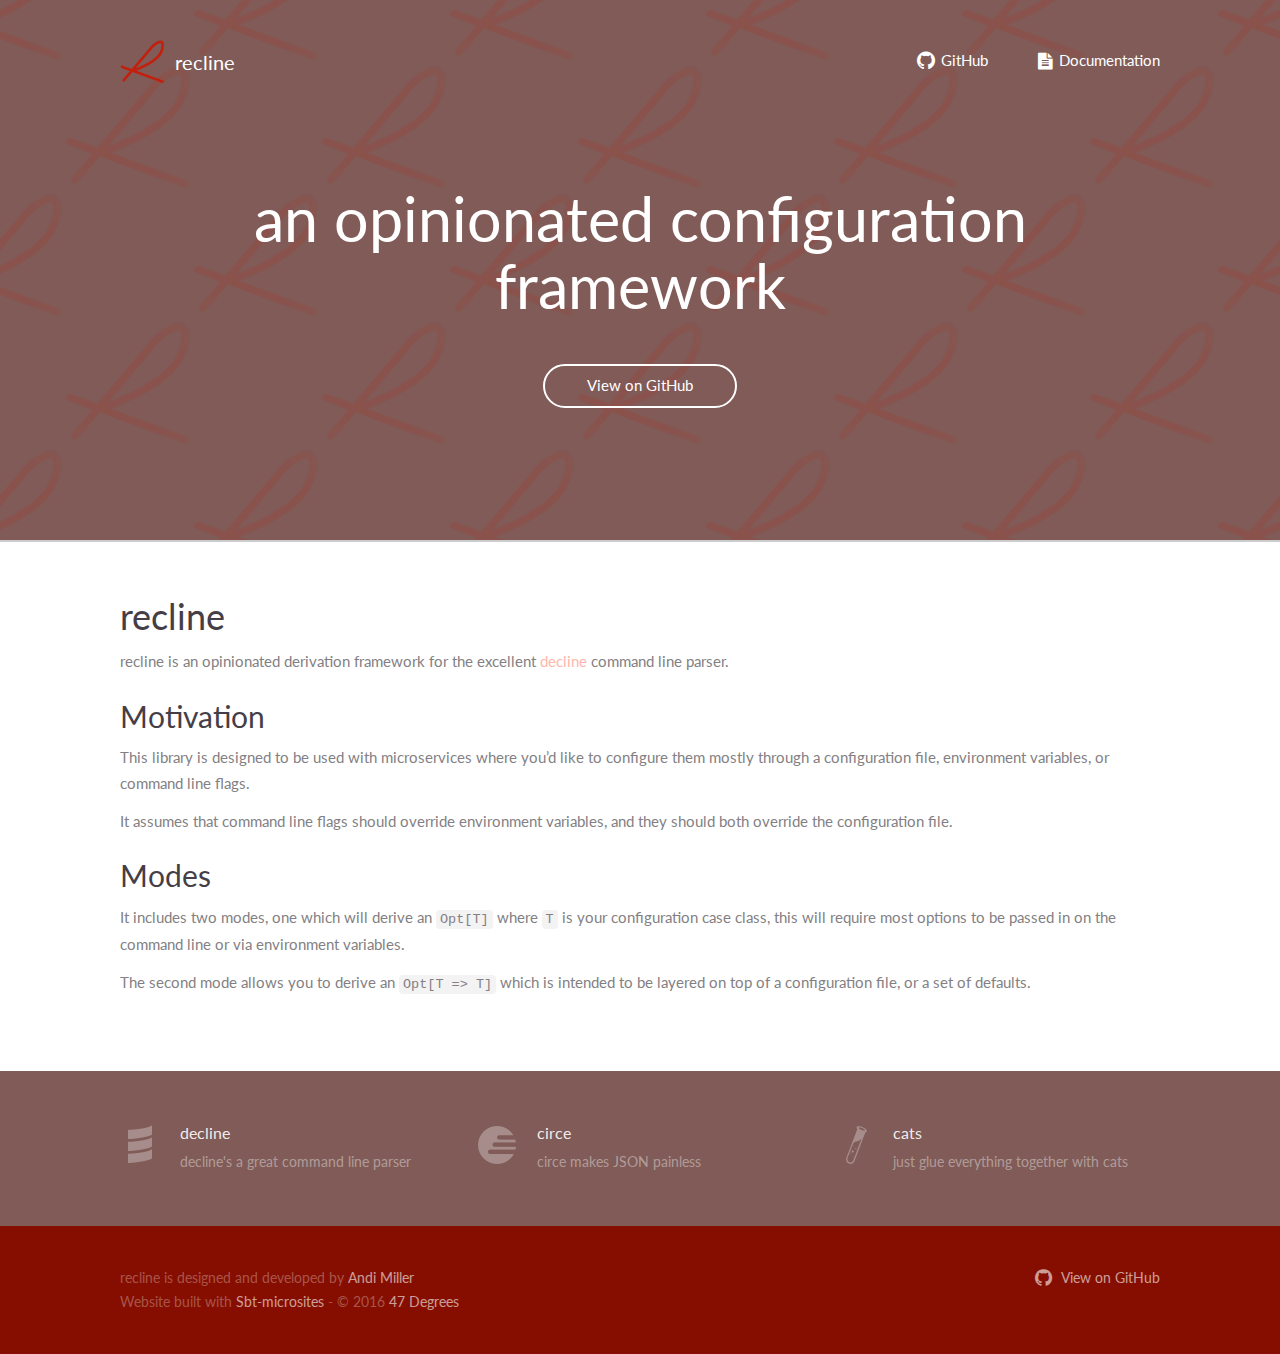
<file: index.html>
<html><head><title>recline</title><meta charset="utf-8" /><meta http-equiv="X-UA-Compatible" content="IE=edge,chrome=1" /><meta name="viewport" content="width=device-width, initial-scale=1.0" /><meta name="author" content="Andi Miller" /><meta name="description" content="an opinionated configuration framework" /><meta name="og:image" content="/img/poster.png" /><meta name="image" property="og:image" content="/img/poster.png" /><meta name="og:title" content="recline" /><meta name="title" property="og:title" content="recline" /><meta name="og:site_name" content="recline" /><meta name="og:url" content="https://github.com/andimiller/whales" /><meta name="og:type" content="website" /><meta name="og:description" content="an opinionated configuration framework" /><link rel="icon" type="image/png" href="/img/favicon.png" /><meta name="twitter:title" content="recline" /><meta name="twitter:image" content="/img/poster.png" /><meta name="twitter:description" content="an opinionated configuration framework" /><meta name="twitter:card" content="summary_large_image" /><link rel="icon" type="image/png" sizes="16x16" href="/img/favicon16x16.png" /><link rel="icon" type="image/png" sizes="24x24" href="/img/favicon24x24.png" /><link rel="icon" type="image/png" sizes="32x32" href="/img/favicon32x32.png" /><link rel="icon" type="image/png" sizes="48x48" href="/img/favicon48x48.png" /><link rel="icon" type="image/png" sizes="57x57" href="/img/favicon57x57.png" /><link rel="icon" type="image/png" sizes="60x60" href="/img/favicon60x60.png" /><link rel="icon" type="image/png" sizes="64x64" href="/img/favicon64x64.png" /><link rel="icon" type="image/png" sizes="70x70" href="/img/favicon70x70.png" /><link rel="icon" type="image/png" sizes="72x72" href="/img/favicon72x72.png" /><link rel="icon" type="image/png" sizes="76x76" href="/img/favicon76x76.png" /><link rel="icon" type="image/png" sizes="96x96" href="/img/favicon96x96.png" /><link rel="icon" type="image/png" sizes="114x114" href="/img/favicon114x114.png" /><link rel="icon" type="image/png" sizes="120x120" href="/img/favicon120x120.png" /><link rel="icon" type="image/png" sizes="128x128" href="/img/favicon128x128.png" /><link rel="icon" type="image/png" sizes="144x144" href="/img/favicon144x144.png" /><link rel="icon" type="image/png" sizes="150x150" href="/img/favicon150x150.png" /><link rel="icon" type="image/png" sizes="152x152" href="/img/favicon152x152.png" /><link rel="icon" type="image/png" sizes="196x196" href="/img/favicon196x196.png" /><link rel="icon" type="image/png" sizes="310x310" href="/img/favicon310x310.png" /><link rel="icon" type="image/png" sizes="310x150" href="/img/favicon310x150.png" /><link rel="stylesheet" href="https://maxcdn.bootstrapcdn.com/bootstrap/3.3.7/css/bootstrap.min.css" /><link rel="stylesheet" href="https://maxcdn.bootstrapcdn.com/font-awesome/4.7.0/css/font-awesome.min.css" /><link rel="stylesheet" href="/highlight/styles/default.css" /><link rel="stylesheet" href="/css/style.css" /><link rel="stylesheet" href="/css/palette.css" /><link rel="stylesheet" href="/css/codemirror.css" /></head><body><header id="site-header"><div class="navbar-wrapper"><div class="container"><div class="row"><div class="col-xs-6"><a href="/" class="brand"><div class="icon-wrapper"><span>recline</span></div></a></div><div class="col-xs-6"><nav class="text-right"><ul class=""><li><a href="https://github.com/andimiller/recline"><i class="fa fa-github"></i><span class="hidden-xs">GitHub</span></a></li><li><a href="/getting-started.html"><i class="fa fa-file-text"></i><span class="hidden-xs">Documentation</span></a></li></ul></nav></div></div></div></div><div class="jumbotron"><div class="container"><h1 class="text-center">an opinionated configuration framework</h1><h2></h2><p class="text-center"><a href="https://github.com/andimiller/recline" class="btn btn-outline-inverse">View on GitHub</a></p></div></div><div><ul class="horizontalNav">            </ul></div></header><main id="site-main"><section class="use"><div class="container"><div id="content"><h1 id="recline">recline</h1>

<p>recline is an opinionated derivation framework for the excellent <a href="https://github.com/bkirwi/decline">decline</a> command line parser.</p>

<h2 id="motivation">Motivation</h2>

<p>This library is designed to be used with microservices where you’d like to configure them mostly through a configuration file, environment variables, or command line flags.</p>

<p>It assumes that command line flags should override environment variables, and they should both override the configuration file.</p>

<h2 id="modes">Modes</h2>

<p>It includes two modes, one which will derive an <code class="highlighter-rouge">Opt[T]</code> where <code class="highlighter-rouge">T</code> is your configuration case class, this will require most options to be passed in on the command line or via environment variables.</p>

<p>The second mode allows you to derive an <code class="highlighter-rouge">Opt[T =&gt; T]</code> which is intended to be layered on top of a configuration file, or a set of defaults.</p>
</div></div></section><section class="technologies"><div class="container"><div class="row">
            <div class="col-md-4"><div class="first-icon-wrapper"></div><h3>decline</h3><p>decline's a great command line parser</p></div>
          
            <div class="col-md-4"><div class="second-icon-wrapper"></div><h3>circe</h3><p>circe makes JSON painless</p></div>
          
            <div class="col-md-4"><div class="third-icon-wrapper"></div><h3>cats</h3><p>just glue everything together with cats</p></div>
          </div></div></section></main><footer id="site-footer"><div class="container"><div class="row"><div class="col-xs-6"><p>recline is designed and developed by <a href="http://andimiller.net" target="_blank">Andi Miller</a></p></div><div class="col-xs-6"><p class="text-right"><a href="https://github.com/andimiller/recline"><span class="fa fa-github"></span>View on GitHub</a></p></div></div><div class="row"><div class="col-xs-6"><p>Website built with <a href="https://47deg.github.io/sbt-microsites/" target="_blank">Sbt-microsites</a> - © 2016 <a href="https://www.47deg.com/" target="_blank">47 Degrees</a></p></div></div></div></footer></body></html>
</file>
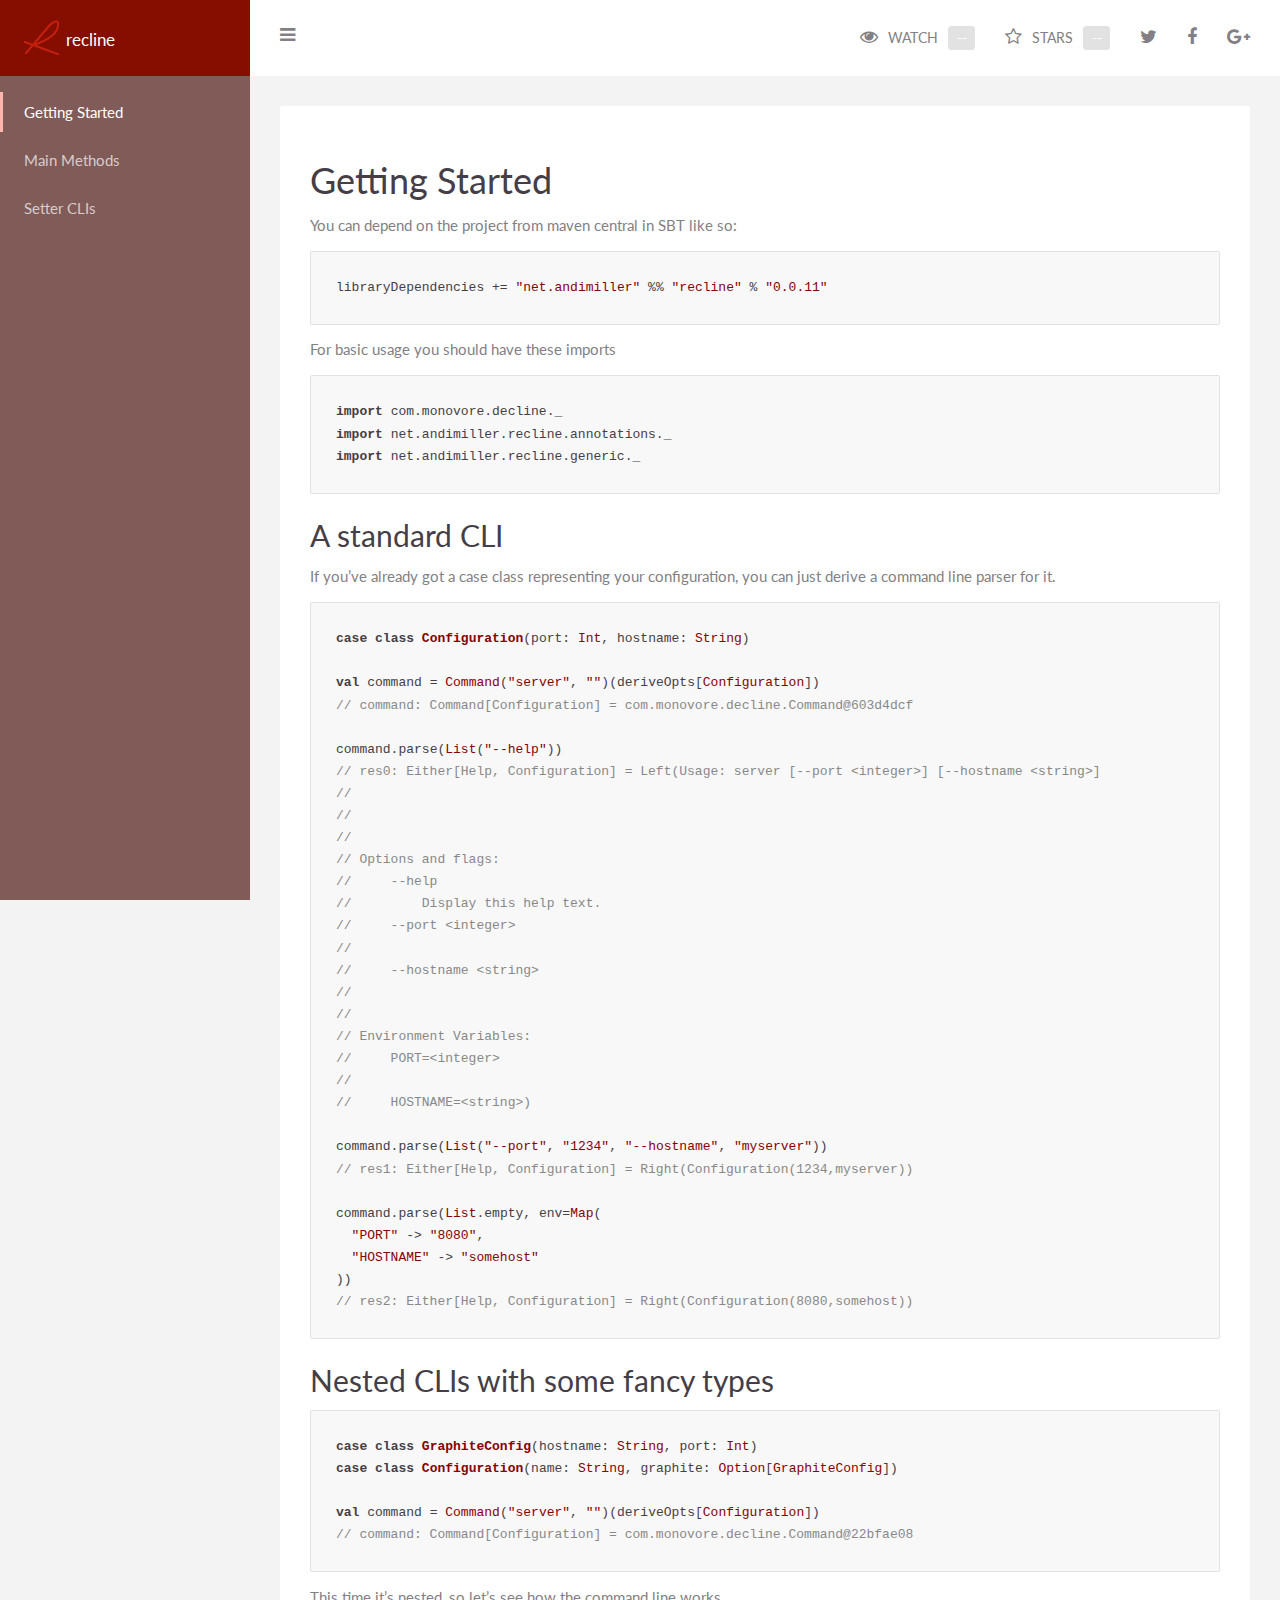
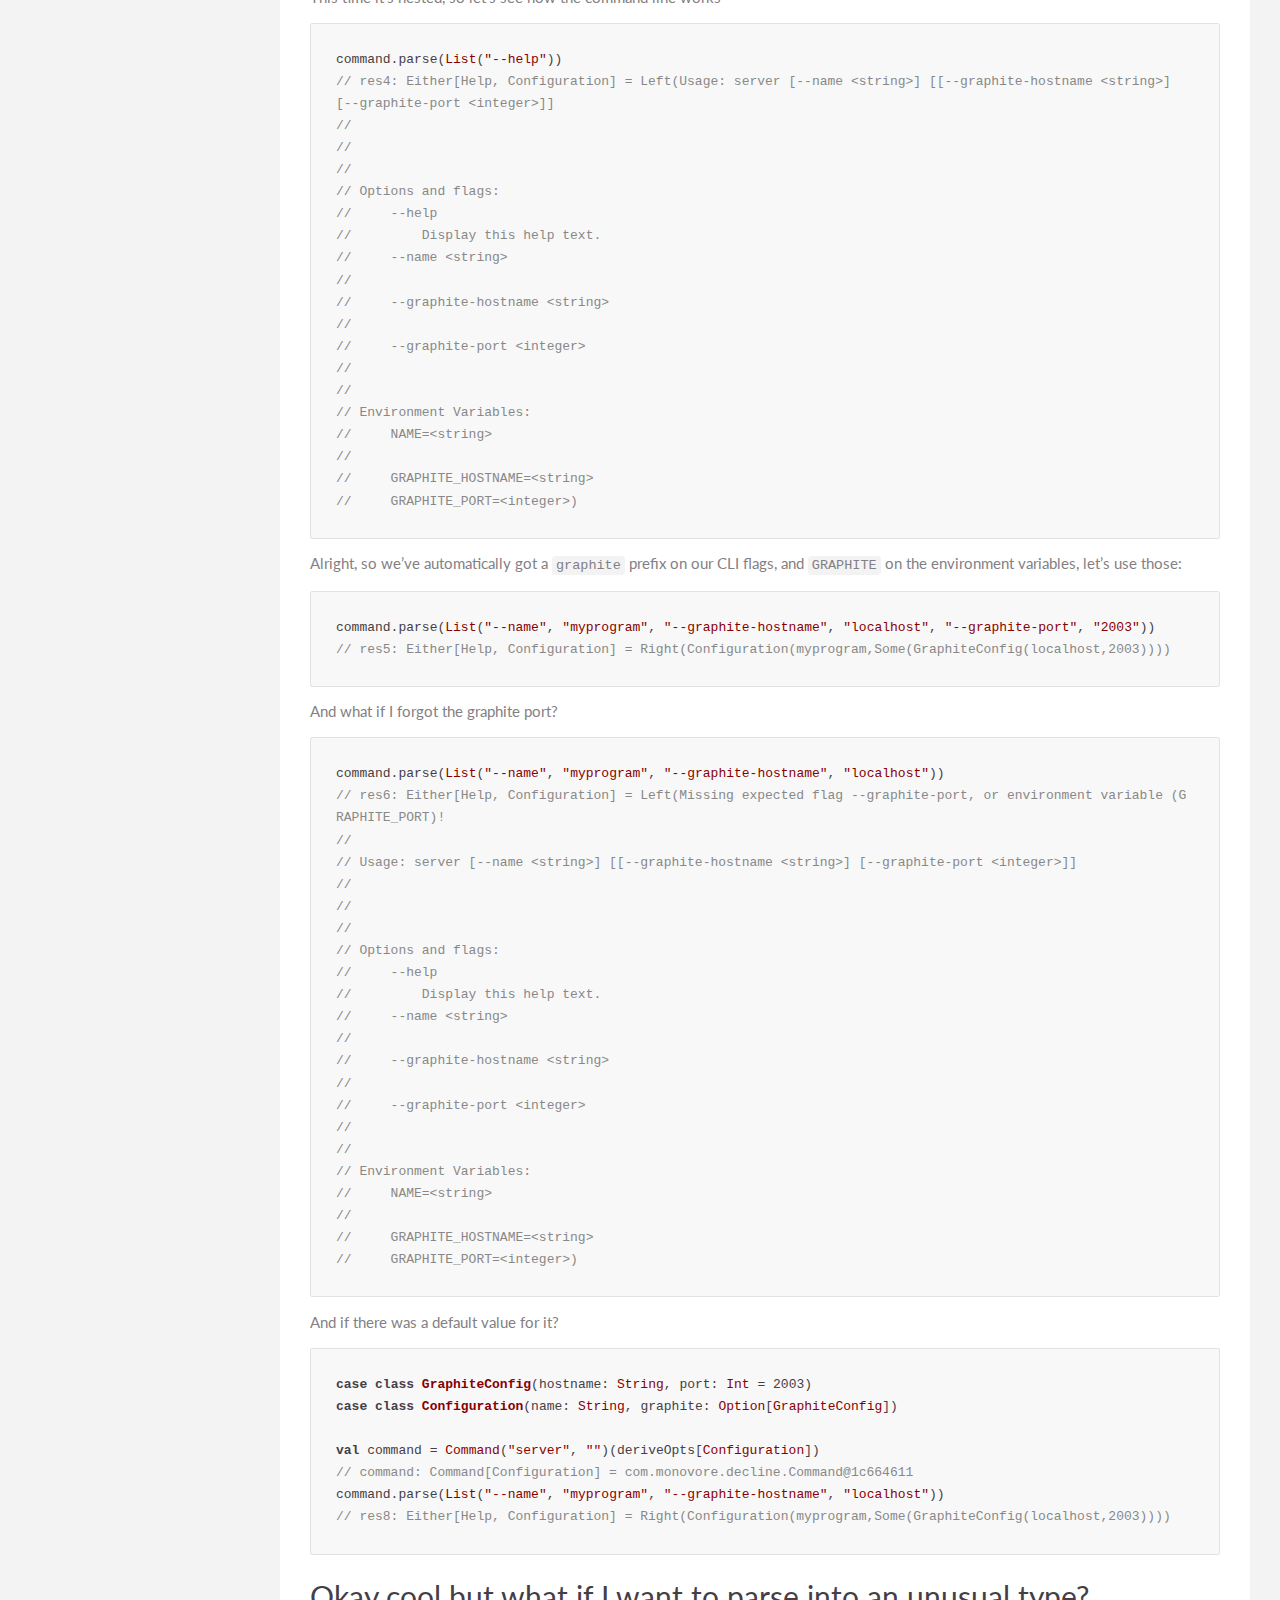
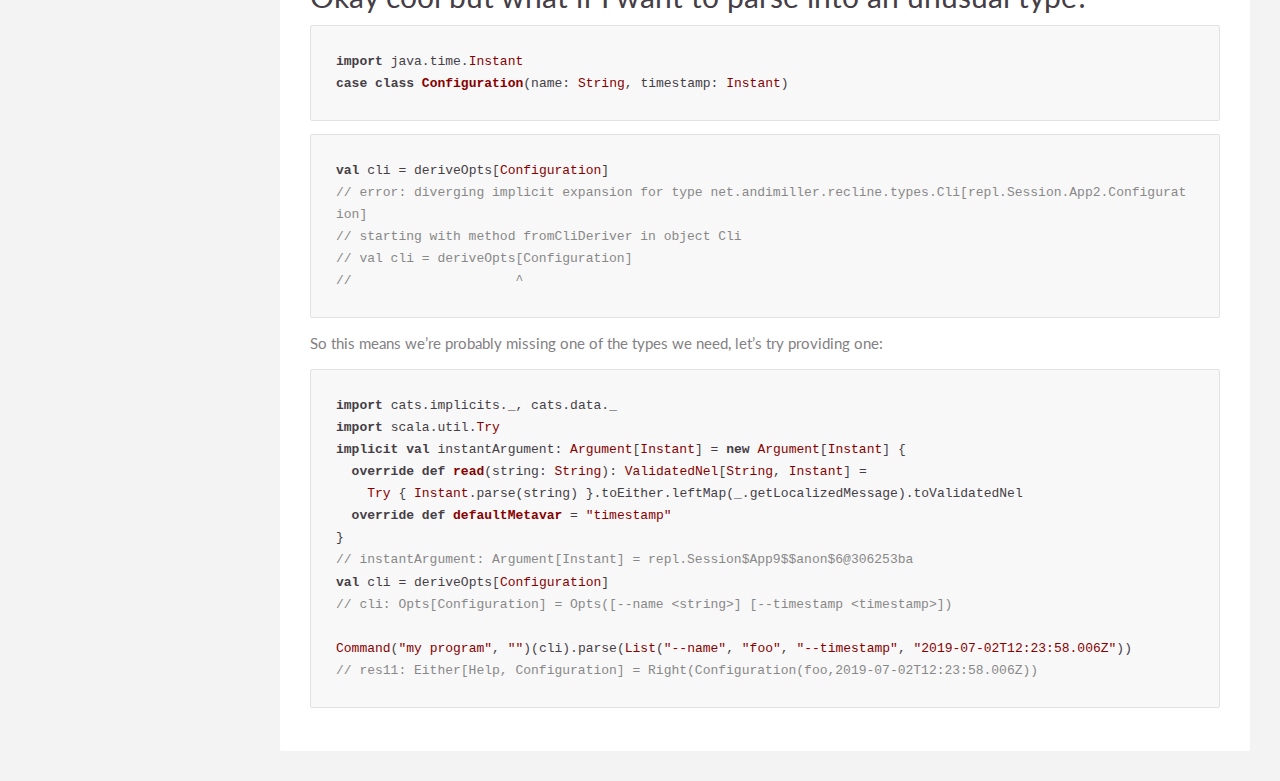
<file: getting-started.html>
<html><head><title>recline: Getting Started</title><meta charset="utf-8" /><meta http-equiv="X-UA-Compatible" content="IE=edge,chrome=1" /><meta name="viewport" content="width=device-width, initial-scale=1.0" /><meta name="author" content="Andi Miller" /><meta name="description" content="an opinionated configuration framework" /><meta name="og:image" content="/img/poster.png" /><meta name="image" property="og:image" content="/img/poster.png" /><meta name="og:title" content="recline: Getting Started" /><meta name="title" property="og:title" content="recline: Getting Started" /><meta name="og:site_name" content="recline" /><meta name="og:url" content="https://github.com/andimiller/whales" /><meta name="og:type" content="website" /><meta name="og:description" content="an opinionated configuration framework" /><link rel="icon" type="image/png" href="/img/favicon.png" /><meta name="twitter:title" content="recline: Getting Started" /><meta name="twitter:image" content="/img/poster.png" /><meta name="twitter:description" content="an opinionated configuration framework" /><meta name="twitter:card" content="summary_large_image" /><link rel="icon" type="image/png" sizes="16x16" href="/img/favicon16x16.png" /><link rel="icon" type="image/png" sizes="24x24" href="/img/favicon24x24.png" /><link rel="icon" type="image/png" sizes="32x32" href="/img/favicon32x32.png" /><link rel="icon" type="image/png" sizes="48x48" href="/img/favicon48x48.png" /><link rel="icon" type="image/png" sizes="57x57" href="/img/favicon57x57.png" /><link rel="icon" type="image/png" sizes="60x60" href="/img/favicon60x60.png" /><link rel="icon" type="image/png" sizes="64x64" href="/img/favicon64x64.png" /><link rel="icon" type="image/png" sizes="70x70" href="/img/favicon70x70.png" /><link rel="icon" type="image/png" sizes="72x72" href="/img/favicon72x72.png" /><link rel="icon" type="image/png" sizes="76x76" href="/img/favicon76x76.png" /><link rel="icon" type="image/png" sizes="96x96" href="/img/favicon96x96.png" /><link rel="icon" type="image/png" sizes="114x114" href="/img/favicon114x114.png" /><link rel="icon" type="image/png" sizes="120x120" href="/img/favicon120x120.png" /><link rel="icon" type="image/png" sizes="128x128" href="/img/favicon128x128.png" /><link rel="icon" type="image/png" sizes="144x144" href="/img/favicon144x144.png" /><link rel="icon" type="image/png" sizes="150x150" href="/img/favicon150x150.png" /><link rel="icon" type="image/png" sizes="152x152" href="/img/favicon152x152.png" /><link rel="icon" type="image/png" sizes="196x196" href="/img/favicon196x196.png" /><link rel="icon" type="image/png" sizes="310x310" href="/img/favicon310x310.png" /><link rel="icon" type="image/png" sizes="310x150" href="/img/favicon310x150.png" /><link rel="stylesheet" href="https://maxcdn.bootstrapcdn.com/bootstrap/3.3.7/css/bootstrap.min.css" /><link rel="stylesheet" href="https://maxcdn.bootstrapcdn.com/font-awesome/4.7.0/css/font-awesome.min.css" /><link rel="stylesheet" href="/highlight/styles/default.css" /><link rel="stylesheet" href="/css/style.css" /><link rel="stylesheet" href="/css/palette.css" /><link rel="stylesheet" href="/css/codemirror.css" /></head><body class="docs"><div id="wrapper"><div id="sidebar-wrapper"><ul id="sidebar" class="sidebar-nav"><li class="sidebar-brand"><a href="/" class="brand"><div class="brand-wrapper"><span>recline</span></div></a></li><li><a href="/getting-started.html" class=" active ">Getting Started</a></li><li><a href="/" class=""></a></li><li><a href="/main-methods.html" class="">Main Methods</a></li><li><a href="/css/palette.css" class=""></a></li><li><a href="/setter-cli.html" class="">Setter CLIs</a></li><li><a href="/css/style.css" class=""></a></li></ul></div><div id="page-content-wrapper"><div class="nav"><div class="container-fluid"><div class="row"><div class="col-lg-12"><div class="action-menu pull-left clearfix"><a href="#menu-toggle" id="menu-toggle"><i class="fa fa-bars" aria-hidden="true"></i></a></div><ul class="pull-right"><li id="gh-eyes-item" class="hidden-xs"><a href="https://github.com/andimiller/recline"><i class="fa fa-eye"></i><span>WATCH<span id="eyes" class="label label-default">--</span></span></a></li><li id="gh-stars-item" class="hidden-xs"><a href="https://github.com/andimiller/recline"><i class="fa fa-star-o"></i><span>STARS<span id="stars" class="label label-default">--</span></span></a></li><li><a href="#" onclick="shareSiteTwitter('recline an opinionated configuration framework');"><i class="fa fa-twitter"></i></a></li><li><a href="#" onclick="shareSiteFacebook('recline an opinionated configuration framework');"><i class="fa fa-facebook"></i></a></li><li><a href="#" onclick="shareSiteGoogle();"><i class="fa fa-google-plus"></i></a></li></ul></div></div></div></div><div id="content" data-github-owner="andimiller" data-github-repo="recline"><div class="content-wrapper"><section><h1 id="getting-started">Getting Started</h1>

<p>You can depend on the project from maven central in SBT like so:</p>

<div class="language-scala highlighter-rouge"><div class="highlight"><pre class="highlight"><code><span class="n">libraryDependencies</span> <span class="o">+=</span> <span class="s">"net.andimiller"</span> <span class="o">%%</span> <span class="s">"recline"</span> <span class="o">%</span> <span class="s">"0.0.11"</span>
</code></pre></div></div>

<p>For basic usage you should have these imports</p>

<div class="language-scala highlighter-rouge"><div class="highlight"><pre class="highlight"><code><span class="k">import</span> <span class="nn">com.monovore.decline._</span>
<span class="k">import</span> <span class="nn">net.andimiller.recline.annotations._</span>
<span class="k">import</span> <span class="nn">net.andimiller.recline.generic._</span>
</code></pre></div></div>

<h2 id="a-standard-cli">A standard CLI</h2>

<p>If you’ve already got a case class representing your configuration, you can just derive a command line parser for it.</p>

<div class="language-scala highlighter-rouge"><div class="highlight"><pre class="highlight"><code><span class="k">case</span> <span class="k">class</span> <span class="nc">Configuration</span><span class="o">(</span><span class="n">port</span><span class="k">:</span> <span class="kt">Int</span><span class="o">,</span> <span class="n">hostname</span><span class="k">:</span> <span class="kt">String</span><span class="o">)</span>

<span class="k">val</span> <span class="n">command</span> <span class="k">=</span> <span class="nc">Command</span><span class="o">(</span><span class="s">"server"</span><span class="o">,</span> <span class="s">""</span><span class="o">)(</span><span class="n">deriveOpts</span><span class="o">[</span><span class="kt">Configuration</span><span class="o">])</span>
<span class="c1">// command: Command[Configuration] = com.monovore.decline.Command@603d4dcf
</span>
<span class="n">command</span><span class="o">.</span><span class="n">parse</span><span class="o">(</span><span class="nc">List</span><span class="o">(</span><span class="s">"--help"</span><span class="o">))</span>
<span class="c1">// res0: Either[Help, Configuration] = Left(Usage: server [--port &lt;integer&gt;] [--hostname &lt;string&gt;]
// 
// 
// 
// Options and flags:
//     --help
//         Display this help text.
//     --port &lt;integer&gt;
// 
//     --hostname &lt;string&gt;
// 
// 
// Environment Variables:
//     PORT=&lt;integer&gt;
//     
//     HOSTNAME=&lt;string&gt;)
</span>
<span class="n">command</span><span class="o">.</span><span class="n">parse</span><span class="o">(</span><span class="nc">List</span><span class="o">(</span><span class="s">"--port"</span><span class="o">,</span> <span class="s">"1234"</span><span class="o">,</span> <span class="s">"--hostname"</span><span class="o">,</span> <span class="s">"myserver"</span><span class="o">))</span>
<span class="c1">// res1: Either[Help, Configuration] = Right(Configuration(1234,myserver))
</span>
<span class="n">command</span><span class="o">.</span><span class="n">parse</span><span class="o">(</span><span class="nc">List</span><span class="o">.</span><span class="n">empty</span><span class="o">,</span> <span class="n">env</span><span class="k">=</span><span class="nc">Map</span><span class="o">(</span>
  <span class="s">"PORT"</span> <span class="o">-&gt;</span> <span class="s">"8080"</span><span class="o">,</span>
  <span class="s">"HOSTNAME"</span> <span class="o">-&gt;</span> <span class="s">"somehost"</span>
<span class="o">))</span>
<span class="c1">// res2: Either[Help, Configuration] = Right(Configuration(8080,somehost))
</span></code></pre></div></div>

<h2 id="nested-clis-with-some-fancy-types">Nested CLIs with some fancy types</h2>

<div class="language-scala highlighter-rouge"><div class="highlight"><pre class="highlight"><code><span class="k">case</span> <span class="k">class</span> <span class="nc">GraphiteConfig</span><span class="o">(</span><span class="n">hostname</span><span class="k">:</span> <span class="kt">String</span><span class="o">,</span> <span class="n">port</span><span class="k">:</span> <span class="kt">Int</span><span class="o">)</span>
<span class="k">case</span> <span class="k">class</span> <span class="nc">Configuration</span><span class="o">(</span><span class="n">name</span><span class="k">:</span> <span class="kt">String</span><span class="o">,</span> <span class="n">graphite</span><span class="k">:</span> <span class="kt">Option</span><span class="o">[</span><span class="kt">GraphiteConfig</span><span class="o">])</span>

<span class="k">val</span> <span class="n">command</span> <span class="k">=</span> <span class="nc">Command</span><span class="o">(</span><span class="s">"server"</span><span class="o">,</span> <span class="s">""</span><span class="o">)(</span><span class="n">deriveOpts</span><span class="o">[</span><span class="kt">Configuration</span><span class="o">])</span>
<span class="c1">// command: Command[Configuration] = com.monovore.decline.Command@22bfae08
</span></code></pre></div></div>

<p>This time it’s nested, so let’s see how the command line works</p>

<div class="language-scala highlighter-rouge"><div class="highlight"><pre class="highlight"><code><span class="n">command</span><span class="o">.</span><span class="n">parse</span><span class="o">(</span><span class="nc">List</span><span class="o">(</span><span class="s">"--help"</span><span class="o">))</span>
<span class="c1">// res4: Either[Help, Configuration] = Left(Usage: server [--name &lt;string&gt;] [[--graphite-hostname &lt;string&gt;] [--graphite-port &lt;integer&gt;]]
// 
// 
// 
// Options and flags:
//     --help
//         Display this help text.
//     --name &lt;string&gt;
// 
//     --graphite-hostname &lt;string&gt;
// 
//     --graphite-port &lt;integer&gt;
// 
// 
// Environment Variables:
//     NAME=&lt;string&gt;
//     
//     GRAPHITE_HOSTNAME=&lt;string&gt;
//     GRAPHITE_PORT=&lt;integer&gt;)
</span></code></pre></div></div>

<p>Alright, so we’ve automatically got a <code class="highlighter-rouge">graphite</code> prefix on our CLI flags, and <code class="highlighter-rouge">GRAPHITE</code> on the environment variables, let’s use those:</p>

<div class="language-scala highlighter-rouge"><div class="highlight"><pre class="highlight"><code><span class="n">command</span><span class="o">.</span><span class="n">parse</span><span class="o">(</span><span class="nc">List</span><span class="o">(</span><span class="s">"--name"</span><span class="o">,</span> <span class="s">"myprogram"</span><span class="o">,</span> <span class="s">"--graphite-hostname"</span><span class="o">,</span> <span class="s">"localhost"</span><span class="o">,</span> <span class="s">"--graphite-port"</span><span class="o">,</span> <span class="s">"2003"</span><span class="o">))</span>
<span class="c1">// res5: Either[Help, Configuration] = Right(Configuration(myprogram,Some(GraphiteConfig(localhost,2003))))
</span></code></pre></div></div>

<p>And what if I forgot the graphite port?</p>

<div class="language-scala highlighter-rouge"><div class="highlight"><pre class="highlight"><code><span class="n">command</span><span class="o">.</span><span class="n">parse</span><span class="o">(</span><span class="nc">List</span><span class="o">(</span><span class="s">"--name"</span><span class="o">,</span> <span class="s">"myprogram"</span><span class="o">,</span> <span class="s">"--graphite-hostname"</span><span class="o">,</span> <span class="s">"localhost"</span><span class="o">))</span>
<span class="c1">// res6: Either[Help, Configuration] = Left(Missing expected flag --graphite-port, or environment variable (GRAPHITE_PORT)!
// 
// Usage: server [--name &lt;string&gt;] [[--graphite-hostname &lt;string&gt;] [--graphite-port &lt;integer&gt;]]
// 
// 
// 
// Options and flags:
//     --help
//         Display this help text.
//     --name &lt;string&gt;
// 
//     --graphite-hostname &lt;string&gt;
// 
//     --graphite-port &lt;integer&gt;
// 
// 
// Environment Variables:
//     NAME=&lt;string&gt;
//     
//     GRAPHITE_HOSTNAME=&lt;string&gt;
//     GRAPHITE_PORT=&lt;integer&gt;)
</span></code></pre></div></div>

<p>And if there was a default value for it?</p>

<div class="language-scala highlighter-rouge"><div class="highlight"><pre class="highlight"><code><span class="k">case</span> <span class="k">class</span> <span class="nc">GraphiteConfig</span><span class="o">(</span><span class="n">hostname</span><span class="k">:</span> <span class="kt">String</span><span class="o">,</span> <span class="n">port</span><span class="k">:</span> <span class="kt">Int</span> <span class="o">=</span> <span class="mi">2003</span><span class="o">)</span>
<span class="k">case</span> <span class="k">class</span> <span class="nc">Configuration</span><span class="o">(</span><span class="n">name</span><span class="k">:</span> <span class="kt">String</span><span class="o">,</span> <span class="n">graphite</span><span class="k">:</span> <span class="kt">Option</span><span class="o">[</span><span class="kt">GraphiteConfig</span><span class="o">])</span>

<span class="k">val</span> <span class="n">command</span> <span class="k">=</span> <span class="nc">Command</span><span class="o">(</span><span class="s">"server"</span><span class="o">,</span> <span class="s">""</span><span class="o">)(</span><span class="n">deriveOpts</span><span class="o">[</span><span class="kt">Configuration</span><span class="o">])</span>
<span class="c1">// command: Command[Configuration] = com.monovore.decline.Command@1c664611
</span><span class="n">command</span><span class="o">.</span><span class="n">parse</span><span class="o">(</span><span class="nc">List</span><span class="o">(</span><span class="s">"--name"</span><span class="o">,</span> <span class="s">"myprogram"</span><span class="o">,</span> <span class="s">"--graphite-hostname"</span><span class="o">,</span> <span class="s">"localhost"</span><span class="o">))</span>
<span class="c1">// res8: Either[Help, Configuration] = Right(Configuration(myprogram,Some(GraphiteConfig(localhost,2003))))
</span></code></pre></div></div>

<h2 id="okay-cool-but-what-if-i-want-to-parse-into-an-unusual-type">Okay cool but what if I want to parse into an unusual type?</h2>

<div class="language-scala highlighter-rouge"><div class="highlight"><pre class="highlight"><code><span class="k">import</span> <span class="nn">java.time.Instant</span>
<span class="k">case</span> <span class="k">class</span> <span class="nc">Configuration</span><span class="o">(</span><span class="n">name</span><span class="k">:</span> <span class="kt">String</span><span class="o">,</span> <span class="n">timestamp</span><span class="k">:</span> <span class="kt">Instant</span><span class="o">)</span>
</code></pre></div></div>

<div class="language-scala highlighter-rouge"><div class="highlight"><pre class="highlight"><code><span class="k">val</span> <span class="n">cli</span> <span class="k">=</span> <span class="n">deriveOpts</span><span class="o">[</span><span class="kt">Configuration</span><span class="o">]</span>
<span class="c1">// error: diverging implicit expansion for type net.andimiller.recline.types.Cli[repl.Session.App2.Configuration]
// starting with method fromCliDeriver in object Cli
// val cli = deriveOpts[Configuration]
//                     ^
</span></code></pre></div></div>

<p>So this means we’re probably missing one of the types we need, let’s try providing one:</p>

<div class="language-scala highlighter-rouge"><div class="highlight"><pre class="highlight"><code><span class="k">import</span> <span class="nn">cats.implicits._</span><span class="o">,</span> <span class="n">cats</span><span class="o">.</span><span class="n">data</span><span class="o">.</span><span class="k">_</span>
<span class="k">import</span> <span class="nn">scala.util.Try</span>
<span class="k">implicit</span> <span class="k">val</span> <span class="n">instantArgument</span><span class="k">:</span> <span class="kt">Argument</span><span class="o">[</span><span class="kt">Instant</span><span class="o">]</span> <span class="k">=</span> <span class="k">new</span> <span class="nc">Argument</span><span class="o">[</span><span class="kt">Instant</span><span class="o">]</span> <span class="o">{</span>
  <span class="k">override</span> <span class="k">def</span> <span class="n">read</span><span class="o">(</span><span class="n">string</span><span class="k">:</span> <span class="kt">String</span><span class="o">)</span><span class="k">:</span> <span class="kt">ValidatedNel</span><span class="o">[</span><span class="kt">String</span>, <span class="kt">Instant</span><span class="o">]</span> <span class="k">=</span>
    <span class="nc">Try</span> <span class="o">{</span> <span class="nc">Instant</span><span class="o">.</span><span class="n">parse</span><span class="o">(</span><span class="n">string</span><span class="o">)</span> <span class="o">}.</span><span class="n">toEither</span><span class="o">.</span><span class="n">leftMap</span><span class="o">(</span><span class="k">_</span><span class="o">.</span><span class="n">getLocalizedMessage</span><span class="o">).</span><span class="n">toValidatedNel</span>
  <span class="k">override</span> <span class="k">def</span> <span class="n">defaultMetavar</span> <span class="k">=</span> <span class="s">"timestamp"</span>
<span class="o">}</span>
<span class="c1">// instantArgument: Argument[Instant] = repl.Session$App9$$anon$6@306253ba
</span><span class="k">val</span> <span class="n">cli</span> <span class="k">=</span> <span class="n">deriveOpts</span><span class="o">[</span><span class="kt">Configuration</span><span class="o">]</span>
<span class="c1">// cli: Opts[Configuration] = Opts([--name &lt;string&gt;] [--timestamp &lt;timestamp&gt;])
</span>
<span class="nc">Command</span><span class="o">(</span><span class="s">"my program"</span><span class="o">,</span> <span class="s">""</span><span class="o">)(</span><span class="n">cli</span><span class="o">).</span><span class="n">parse</span><span class="o">(</span><span class="nc">List</span><span class="o">(</span><span class="s">"--name"</span><span class="o">,</span> <span class="s">"foo"</span><span class="o">,</span> <span class="s">"--timestamp"</span><span class="o">,</span> <span class="s">"2019-07-02T12:23:58.006Z"</span><span class="o">))</span>
<span class="c1">// res11: Either[Help, Configuration] = Right(Configuration(foo,2019-07-02T12:23:58.006Z))
</span></code></pre></div></div>

</section></div></div></div></div><script src="https://cdnjs.cloudflare.com/ajax/libs/jquery/1.11.3/jquery.min.js"></script><script src="https://cdnjs.cloudflare.com/ajax/libs/twitter-bootstrap/3.3.7/js/bootstrap.min.js"></script><script src="/highlight/highlight.pack.js"></script><script>hljs.configure({languages:['scala','java','bash']});
hljs.initHighlighting();
              </script><script>((window.gitter = {}).chat = {}).options = {
room: 'andimiller/recline'};</script><script src="https://sidecar.gitter.im/dist/sidecar.v1.js"></script><script src="/js/main.js"></script></body></html>
</file>
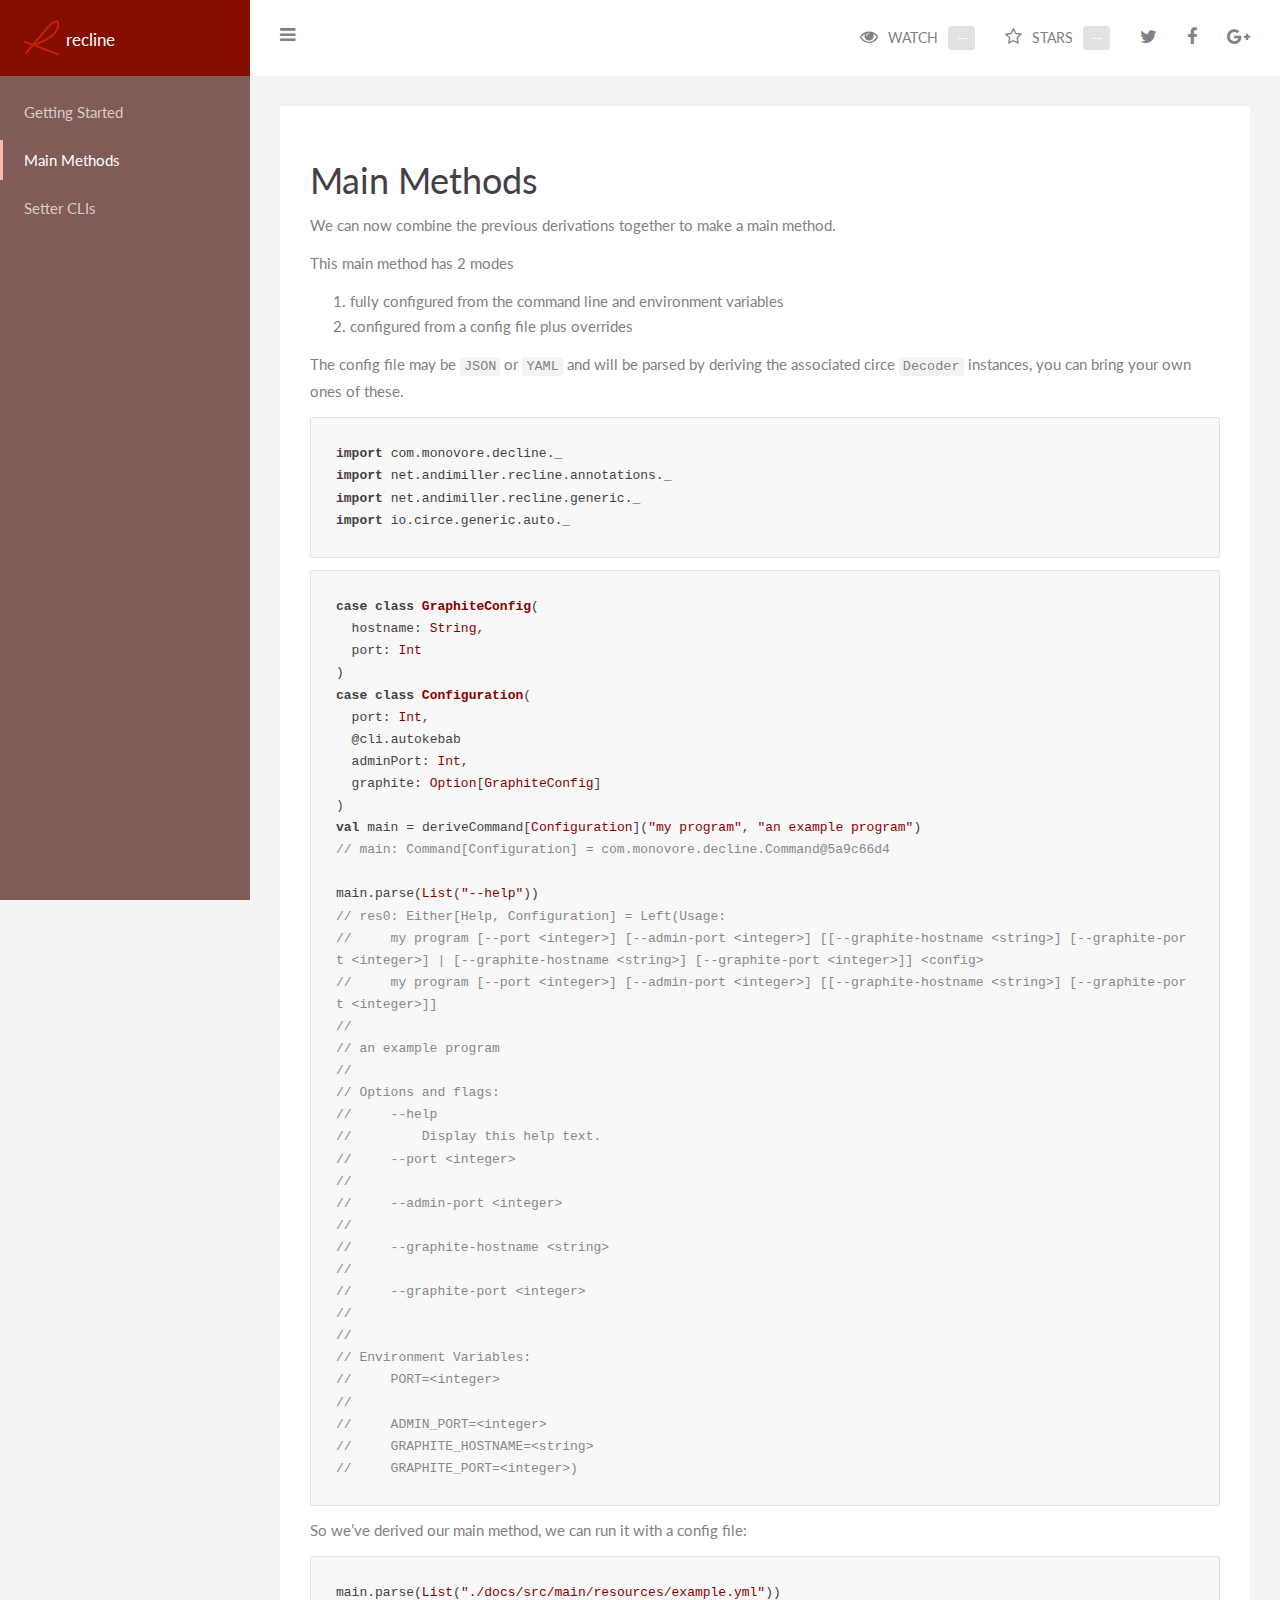
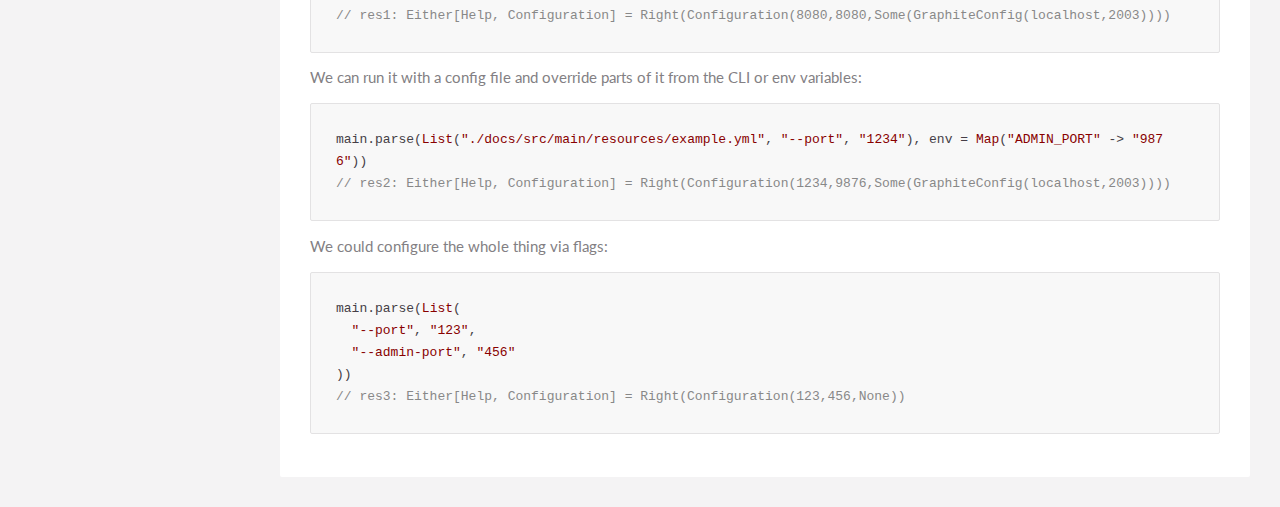
<file: main-methods.html>
<html><head><title>recline: Main Methods</title><meta charset="utf-8" /><meta http-equiv="X-UA-Compatible" content="IE=edge,chrome=1" /><meta name="viewport" content="width=device-width, initial-scale=1.0" /><meta name="author" content="Andi Miller" /><meta name="description" content="an opinionated configuration framework" /><meta name="og:image" content="/img/poster.png" /><meta name="image" property="og:image" content="/img/poster.png" /><meta name="og:title" content="recline: Main Methods" /><meta name="title" property="og:title" content="recline: Main Methods" /><meta name="og:site_name" content="recline" /><meta name="og:url" content="https://github.com/andimiller/whales" /><meta name="og:type" content="website" /><meta name="og:description" content="an opinionated configuration framework" /><link rel="icon" type="image/png" href="/img/favicon.png" /><meta name="twitter:title" content="recline: Main Methods" /><meta name="twitter:image" content="/img/poster.png" /><meta name="twitter:description" content="an opinionated configuration framework" /><meta name="twitter:card" content="summary_large_image" /><link rel="icon" type="image/png" sizes="16x16" href="/img/favicon16x16.png" /><link rel="icon" type="image/png" sizes="24x24" href="/img/favicon24x24.png" /><link rel="icon" type="image/png" sizes="32x32" href="/img/favicon32x32.png" /><link rel="icon" type="image/png" sizes="48x48" href="/img/favicon48x48.png" /><link rel="icon" type="image/png" sizes="57x57" href="/img/favicon57x57.png" /><link rel="icon" type="image/png" sizes="60x60" href="/img/favicon60x60.png" /><link rel="icon" type="image/png" sizes="64x64" href="/img/favicon64x64.png" /><link rel="icon" type="image/png" sizes="70x70" href="/img/favicon70x70.png" /><link rel="icon" type="image/png" sizes="72x72" href="/img/favicon72x72.png" /><link rel="icon" type="image/png" sizes="76x76" href="/img/favicon76x76.png" /><link rel="icon" type="image/png" sizes="96x96" href="/img/favicon96x96.png" /><link rel="icon" type="image/png" sizes="114x114" href="/img/favicon114x114.png" /><link rel="icon" type="image/png" sizes="120x120" href="/img/favicon120x120.png" /><link rel="icon" type="image/png" sizes="128x128" href="/img/favicon128x128.png" /><link rel="icon" type="image/png" sizes="144x144" href="/img/favicon144x144.png" /><link rel="icon" type="image/png" sizes="150x150" href="/img/favicon150x150.png" /><link rel="icon" type="image/png" sizes="152x152" href="/img/favicon152x152.png" /><link rel="icon" type="image/png" sizes="196x196" href="/img/favicon196x196.png" /><link rel="icon" type="image/png" sizes="310x310" href="/img/favicon310x310.png" /><link rel="icon" type="image/png" sizes="310x150" href="/img/favicon310x150.png" /><link rel="stylesheet" href="https://maxcdn.bootstrapcdn.com/bootstrap/3.3.7/css/bootstrap.min.css" /><link rel="stylesheet" href="https://maxcdn.bootstrapcdn.com/font-awesome/4.7.0/css/font-awesome.min.css" /><link rel="stylesheet" href="/highlight/styles/default.css" /><link rel="stylesheet" href="/css/style.css" /><link rel="stylesheet" href="/css/palette.css" /><link rel="stylesheet" href="/css/codemirror.css" /></head><body class="docs"><div id="wrapper"><div id="sidebar-wrapper"><ul id="sidebar" class="sidebar-nav"><li class="sidebar-brand"><a href="/" class="brand"><div class="brand-wrapper"><span>recline</span></div></a></li><li><a href="/getting-started.html" class="">Getting Started</a></li><li><a href="/" class=""></a></li><li><a href="/main-methods.html" class=" active ">Main Methods</a></li><li><a href="/css/palette.css" class=""></a></li><li><a href="/setter-cli.html" class="">Setter CLIs</a></li><li><a href="/css/style.css" class=""></a></li></ul></div><div id="page-content-wrapper"><div class="nav"><div class="container-fluid"><div class="row"><div class="col-lg-12"><div class="action-menu pull-left clearfix"><a href="#menu-toggle" id="menu-toggle"><i class="fa fa-bars" aria-hidden="true"></i></a></div><ul class="pull-right"><li id="gh-eyes-item" class="hidden-xs"><a href="https://github.com/andimiller/recline"><i class="fa fa-eye"></i><span>WATCH<span id="eyes" class="label label-default">--</span></span></a></li><li id="gh-stars-item" class="hidden-xs"><a href="https://github.com/andimiller/recline"><i class="fa fa-star-o"></i><span>STARS<span id="stars" class="label label-default">--</span></span></a></li><li><a href="#" onclick="shareSiteTwitter('recline an opinionated configuration framework');"><i class="fa fa-twitter"></i></a></li><li><a href="#" onclick="shareSiteFacebook('recline an opinionated configuration framework');"><i class="fa fa-facebook"></i></a></li><li><a href="#" onclick="shareSiteGoogle();"><i class="fa fa-google-plus"></i></a></li></ul></div></div></div></div><div id="content" data-github-owner="andimiller" data-github-repo="recline"><div class="content-wrapper"><section><h1 id="main-methods">Main Methods</h1>

<p>We can now combine the previous derivations together to make a main method.</p>

<p>This main method has 2 modes</p>

<ol>
  <li>fully configured from the command line and environment variables</li>
  <li>configured from a config file plus overrides</li>
</ol>

<p>The config file may be <code class="highlighter-rouge">JSON</code> or <code class="highlighter-rouge">YAML</code> and will be parsed by deriving the associated circe <code class="highlighter-rouge">Decoder</code> instances, you can bring your own ones of these.</p>

<div class="language-scala highlighter-rouge"><div class="highlight"><pre class="highlight"><code><span class="k">import</span> <span class="nn">com.monovore.decline._</span>
<span class="k">import</span> <span class="nn">net.andimiller.recline.annotations._</span>
<span class="k">import</span> <span class="nn">net.andimiller.recline.generic._</span>
<span class="k">import</span> <span class="nn">io.circe.generic.auto._</span>
</code></pre></div></div>

<div class="language-scala highlighter-rouge"><div class="highlight"><pre class="highlight"><code><span class="k">case</span> <span class="k">class</span> <span class="nc">GraphiteConfig</span><span class="o">(</span>
  <span class="n">hostname</span><span class="k">:</span> <span class="kt">String</span><span class="o">,</span>
  <span class="n">port</span><span class="k">:</span> <span class="kt">Int</span>
<span class="o">)</span>
<span class="k">case</span> <span class="k">class</span> <span class="nc">Configuration</span><span class="o">(</span>
  <span class="n">port</span><span class="k">:</span> <span class="kt">Int</span><span class="o">,</span> 
  <span class="nd">@cli</span><span class="o">.</span><span class="n">autokebab</span>
  <span class="n">adminPort</span><span class="k">:</span> <span class="kt">Int</span><span class="o">,</span>
  <span class="n">graphite</span><span class="k">:</span> <span class="kt">Option</span><span class="o">[</span><span class="kt">GraphiteConfig</span><span class="o">]</span>
<span class="o">)</span>
<span class="k">val</span> <span class="n">main</span> <span class="k">=</span> <span class="n">deriveCommand</span><span class="o">[</span><span class="kt">Configuration</span><span class="o">](</span><span class="s">"my program"</span><span class="o">,</span> <span class="s">"an example program"</span><span class="o">)</span>
<span class="c1">// main: Command[Configuration] = com.monovore.decline.Command@5a9c66d4
</span>
<span class="n">main</span><span class="o">.</span><span class="n">parse</span><span class="o">(</span><span class="nc">List</span><span class="o">(</span><span class="s">"--help"</span><span class="o">))</span>
<span class="c1">// res0: Either[Help, Configuration] = Left(Usage:
//     my program [--port &lt;integer&gt;] [--admin-port &lt;integer&gt;] [[--graphite-hostname &lt;string&gt;] [--graphite-port &lt;integer&gt;] | [--graphite-hostname &lt;string&gt;] [--graphite-port &lt;integer&gt;]] &lt;config&gt;
//     my program [--port &lt;integer&gt;] [--admin-port &lt;integer&gt;] [[--graphite-hostname &lt;string&gt;] [--graphite-port &lt;integer&gt;]]
// 
// an example program
// 
// Options and flags:
//     --help
//         Display this help text.
//     --port &lt;integer&gt;
// 
//     --admin-port &lt;integer&gt;
// 
//     --graphite-hostname &lt;string&gt;
// 
//     --graphite-port &lt;integer&gt;
// 
// 
// Environment Variables:
//     PORT=&lt;integer&gt;
//     
//     ADMIN_PORT=&lt;integer&gt;
//     GRAPHITE_HOSTNAME=&lt;string&gt;
//     GRAPHITE_PORT=&lt;integer&gt;)
</span></code></pre></div></div>

<p>So we’ve derived our main method, we can run it with a config file:</p>

<div class="language-scala highlighter-rouge"><div class="highlight"><pre class="highlight"><code><span class="n">main</span><span class="o">.</span><span class="n">parse</span><span class="o">(</span><span class="nc">List</span><span class="o">(</span><span class="s">"./docs/src/main/resources/example.yml"</span><span class="o">))</span>
<span class="c1">// res1: Either[Help, Configuration] = Right(Configuration(8080,8080,Some(GraphiteConfig(localhost,2003))))
</span></code></pre></div></div>

<p>We can run it with a config file and override parts of it from the CLI or env variables:</p>

<div class="language-scala highlighter-rouge"><div class="highlight"><pre class="highlight"><code><span class="n">main</span><span class="o">.</span><span class="n">parse</span><span class="o">(</span><span class="nc">List</span><span class="o">(</span><span class="s">"./docs/src/main/resources/example.yml"</span><span class="o">,</span> <span class="s">"--port"</span><span class="o">,</span> <span class="s">"1234"</span><span class="o">),</span> <span class="n">env</span> <span class="k">=</span> <span class="nc">Map</span><span class="o">(</span><span class="s">"ADMIN_PORT"</span> <span class="o">-&gt;</span> <span class="s">"9876"</span><span class="o">))</span>
<span class="c1">// res2: Either[Help, Configuration] = Right(Configuration(1234,9876,Some(GraphiteConfig(localhost,2003))))
</span></code></pre></div></div>

<p>We could configure the whole thing via flags:</p>

<div class="language-scala highlighter-rouge"><div class="highlight"><pre class="highlight"><code><span class="n">main</span><span class="o">.</span><span class="n">parse</span><span class="o">(</span><span class="nc">List</span><span class="o">(</span>
  <span class="s">"--port"</span><span class="o">,</span> <span class="s">"123"</span><span class="o">,</span>
  <span class="s">"--admin-port"</span><span class="o">,</span> <span class="s">"456"</span>
<span class="o">))</span>
<span class="c1">// res3: Either[Help, Configuration] = Right(Configuration(123,456,None))
</span></code></pre></div></div>

</section></div></div></div></div><script src="https://cdnjs.cloudflare.com/ajax/libs/jquery/1.11.3/jquery.min.js"></script><script src="https://cdnjs.cloudflare.com/ajax/libs/twitter-bootstrap/3.3.7/js/bootstrap.min.js"></script><script src="/highlight/highlight.pack.js"></script><script>hljs.configure({languages:['scala','java','bash']});
hljs.initHighlighting();
              </script><script>((window.gitter = {}).chat = {}).options = {
room: 'andimiller/recline'};</script><script src="https://sidecar.gitter.im/dist/sidecar.v1.js"></script><script src="/js/main.js"></script></body></html>
</file>
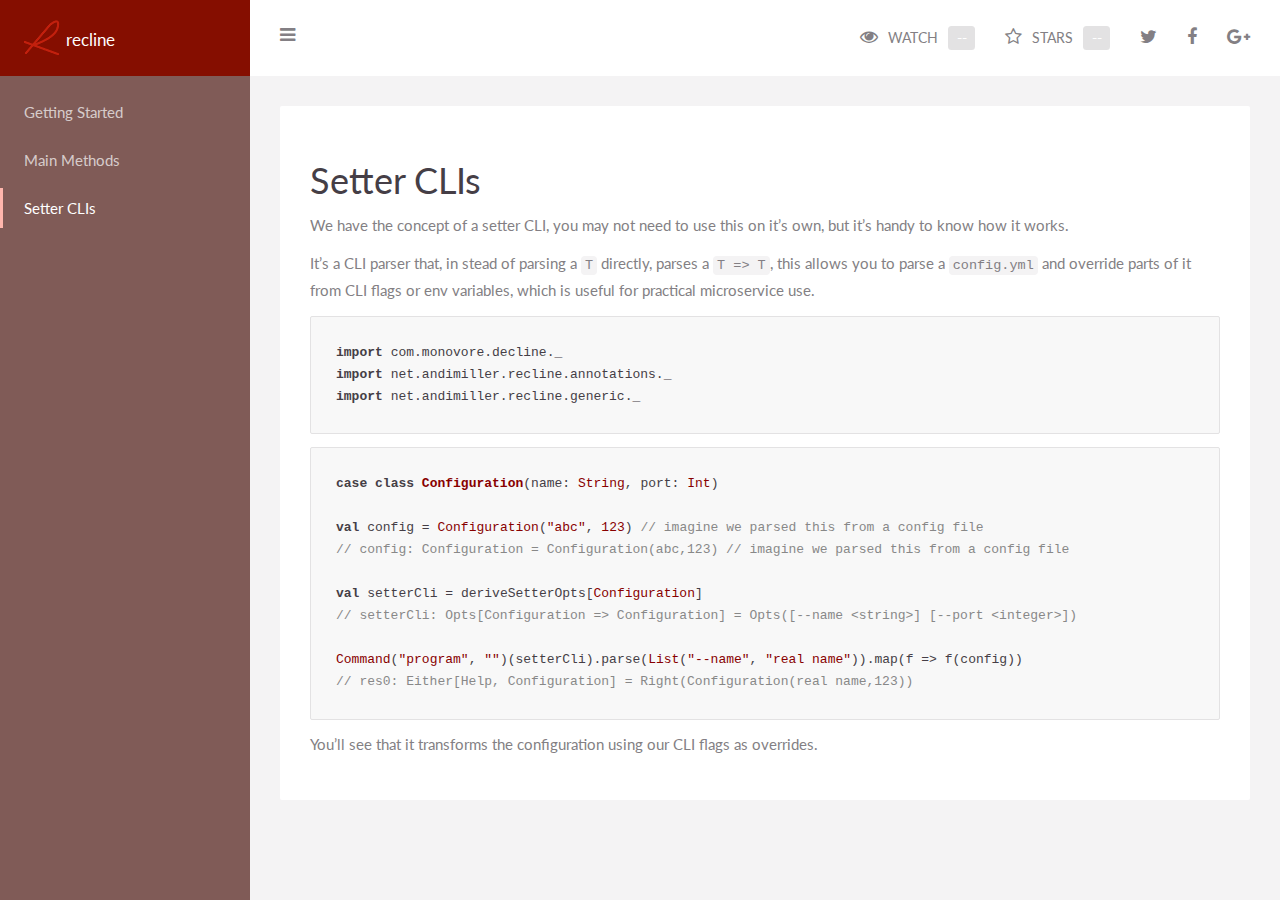
<file: setter-cli.html>
<html><head><title>recline: Setter CLIs</title><meta charset="utf-8" /><meta http-equiv="X-UA-Compatible" content="IE=edge,chrome=1" /><meta name="viewport" content="width=device-width, initial-scale=1.0" /><meta name="author" content="Andi Miller" /><meta name="description" content="an opinionated configuration framework" /><meta name="og:image" content="/img/poster.png" /><meta name="image" property="og:image" content="/img/poster.png" /><meta name="og:title" content="recline: Setter CLIs" /><meta name="title" property="og:title" content="recline: Setter CLIs" /><meta name="og:site_name" content="recline" /><meta name="og:url" content="https://github.com/andimiller/whales" /><meta name="og:type" content="website" /><meta name="og:description" content="an opinionated configuration framework" /><link rel="icon" type="image/png" href="/img/favicon.png" /><meta name="twitter:title" content="recline: Setter CLIs" /><meta name="twitter:image" content="/img/poster.png" /><meta name="twitter:description" content="an opinionated configuration framework" /><meta name="twitter:card" content="summary_large_image" /><link rel="icon" type="image/png" sizes="16x16" href="/img/favicon16x16.png" /><link rel="icon" type="image/png" sizes="24x24" href="/img/favicon24x24.png" /><link rel="icon" type="image/png" sizes="32x32" href="/img/favicon32x32.png" /><link rel="icon" type="image/png" sizes="48x48" href="/img/favicon48x48.png" /><link rel="icon" type="image/png" sizes="57x57" href="/img/favicon57x57.png" /><link rel="icon" type="image/png" sizes="60x60" href="/img/favicon60x60.png" /><link rel="icon" type="image/png" sizes="64x64" href="/img/favicon64x64.png" /><link rel="icon" type="image/png" sizes="70x70" href="/img/favicon70x70.png" /><link rel="icon" type="image/png" sizes="72x72" href="/img/favicon72x72.png" /><link rel="icon" type="image/png" sizes="76x76" href="/img/favicon76x76.png" /><link rel="icon" type="image/png" sizes="96x96" href="/img/favicon96x96.png" /><link rel="icon" type="image/png" sizes="114x114" href="/img/favicon114x114.png" /><link rel="icon" type="image/png" sizes="120x120" href="/img/favicon120x120.png" /><link rel="icon" type="image/png" sizes="128x128" href="/img/favicon128x128.png" /><link rel="icon" type="image/png" sizes="144x144" href="/img/favicon144x144.png" /><link rel="icon" type="image/png" sizes="150x150" href="/img/favicon150x150.png" /><link rel="icon" type="image/png" sizes="152x152" href="/img/favicon152x152.png" /><link rel="icon" type="image/png" sizes="196x196" href="/img/favicon196x196.png" /><link rel="icon" type="image/png" sizes="310x310" href="/img/favicon310x310.png" /><link rel="icon" type="image/png" sizes="310x150" href="/img/favicon310x150.png" /><link rel="stylesheet" href="https://maxcdn.bootstrapcdn.com/bootstrap/3.3.7/css/bootstrap.min.css" /><link rel="stylesheet" href="https://maxcdn.bootstrapcdn.com/font-awesome/4.7.0/css/font-awesome.min.css" /><link rel="stylesheet" href="/highlight/styles/default.css" /><link rel="stylesheet" href="/css/style.css" /><link rel="stylesheet" href="/css/palette.css" /><link rel="stylesheet" href="/css/codemirror.css" /></head><body class="docs"><div id="wrapper"><div id="sidebar-wrapper"><ul id="sidebar" class="sidebar-nav"><li class="sidebar-brand"><a href="/" class="brand"><div class="brand-wrapper"><span>recline</span></div></a></li><li><a href="/getting-started.html" class="">Getting Started</a></li><li><a href="/" class=""></a></li><li><a href="/main-methods.html" class="">Main Methods</a></li><li><a href="/css/palette.css" class=""></a></li><li><a href="/setter-cli.html" class=" active ">Setter CLIs</a></li><li><a href="/css/style.css" class=""></a></li></ul></div><div id="page-content-wrapper"><div class="nav"><div class="container-fluid"><div class="row"><div class="col-lg-12"><div class="action-menu pull-left clearfix"><a href="#menu-toggle" id="menu-toggle"><i class="fa fa-bars" aria-hidden="true"></i></a></div><ul class="pull-right"><li id="gh-eyes-item" class="hidden-xs"><a href="https://github.com/andimiller/recline"><i class="fa fa-eye"></i><span>WATCH<span id="eyes" class="label label-default">--</span></span></a></li><li id="gh-stars-item" class="hidden-xs"><a href="https://github.com/andimiller/recline"><i class="fa fa-star-o"></i><span>STARS<span id="stars" class="label label-default">--</span></span></a></li><li><a href="#" onclick="shareSiteTwitter('recline an opinionated configuration framework');"><i class="fa fa-twitter"></i></a></li><li><a href="#" onclick="shareSiteFacebook('recline an opinionated configuration framework');"><i class="fa fa-facebook"></i></a></li><li><a href="#" onclick="shareSiteGoogle();"><i class="fa fa-google-plus"></i></a></li></ul></div></div></div></div><div id="content" data-github-owner="andimiller" data-github-repo="recline"><div class="content-wrapper"><section><h1 id="setter-clis">Setter CLIs</h1>

<p>We have the concept of a setter CLI, you may not need to use this on it’s own, but it’s handy to know how it works.</p>

<p>It’s a CLI parser that, in stead of parsing a <code class="highlighter-rouge">T</code> directly, parses a <code class="highlighter-rouge">T =&gt; T</code>, this allows you to parse a <code class="highlighter-rouge">config.yml</code> and override parts of it from CLI flags or env variables, which is useful for practical microservice use.</p>

<div class="language-scala highlighter-rouge"><div class="highlight"><pre class="highlight"><code><span class="k">import</span> <span class="nn">com.monovore.decline._</span>
<span class="k">import</span> <span class="nn">net.andimiller.recline.annotations._</span>
<span class="k">import</span> <span class="nn">net.andimiller.recline.generic._</span>
</code></pre></div></div>

<div class="language-scala highlighter-rouge"><div class="highlight"><pre class="highlight"><code><span class="k">case</span> <span class="k">class</span> <span class="nc">Configuration</span><span class="o">(</span><span class="n">name</span><span class="k">:</span> <span class="kt">String</span><span class="o">,</span> <span class="n">port</span><span class="k">:</span> <span class="kt">Int</span><span class="o">)</span>

<span class="k">val</span> <span class="n">config</span> <span class="k">=</span> <span class="nc">Configuration</span><span class="o">(</span><span class="s">"abc"</span><span class="o">,</span> <span class="mi">123</span><span class="o">)</span> <span class="c1">// imagine we parsed this from a config file
// config: Configuration = Configuration(abc,123) // imagine we parsed this from a config file
</span>
<span class="k">val</span> <span class="n">setterCli</span> <span class="k">=</span> <span class="n">deriveSetterOpts</span><span class="o">[</span><span class="kt">Configuration</span><span class="o">]</span>
<span class="c1">// setterCli: Opts[Configuration =&gt; Configuration] = Opts([--name &lt;string&gt;] [--port &lt;integer&gt;])
</span>
<span class="nc">Command</span><span class="o">(</span><span class="s">"program"</span><span class="o">,</span> <span class="s">""</span><span class="o">)(</span><span class="n">setterCli</span><span class="o">).</span><span class="n">parse</span><span class="o">(</span><span class="nc">List</span><span class="o">(</span><span class="s">"--name"</span><span class="o">,</span> <span class="s">"real name"</span><span class="o">)).</span><span class="n">map</span><span class="o">(</span><span class="n">f</span> <span class="k">=&gt;</span> <span class="n">f</span><span class="o">(</span><span class="n">config</span><span class="o">))</span>
<span class="c1">// res0: Either[Help, Configuration] = Right(Configuration(real name,123))
</span></code></pre></div></div>

<p>You’ll see that it transforms the configuration using our CLI flags as overrides.</p>
</section></div></div></div></div><script src="https://cdnjs.cloudflare.com/ajax/libs/jquery/1.11.3/jquery.min.js"></script><script src="https://cdnjs.cloudflare.com/ajax/libs/twitter-bootstrap/3.3.7/js/bootstrap.min.js"></script><script src="/highlight/highlight.pack.js"></script><script>hljs.configure({languages:['scala','java','bash']});
hljs.initHighlighting();
              </script><script>((window.gitter = {}).chat = {}).options = {
room: 'andimiller/recline'};</script><script src="https://sidecar.gitter.im/dist/sidecar.v1.js"></script><script src="/js/main.js"></script></body></html>
</file>
<file: highlight/styles/default.css>
/*

Original highlight.js style (c) Ivan Sagalaev <maniac@softwaremaniacs.org>

*/

.hljs {
  display: block;
  overflow-x: auto;
  padding: 0.5em;
  background: #F0F0F0;
}


/* Base color: saturation 0; */

.hljs,
.hljs-subst {
  color: #444;
}

.hljs-comment {
  color: #888888;
}

.hljs-keyword,
.hljs-attribute,
.hljs-selector-tag,
.hljs-meta-keyword,
.hljs-doctag,
.hljs-name {
  font-weight: bold;
}


/* User color: hue: 0 */

.hljs-type,
.hljs-string,
.hljs-number,
.hljs-selector-id,
.hljs-selector-class,
.hljs-quote,
.hljs-template-tag,
.hljs-deletion {
  color: #880000;
}

.hljs-title,
.hljs-section {
  color: #880000;
  font-weight: bold;
}

.hljs-regexp,
.hljs-symbol,
.hljs-variable,
.hljs-template-variable,
.hljs-link,
.hljs-selector-attr,
.hljs-selector-pseudo {
  color: #BC6060;
}


/* Language color: hue: 90; */

.hljs-literal {
  color: #78A960;
}

.hljs-built_in,
.hljs-bullet,
.hljs-code,
.hljs-addition {
  color: #397300;
}


/* Meta color: hue: 200 */

.hljs-meta {
  color: #1f7199;
}

.hljs-meta-string {
  color: #4d99bf;
}


/* Misc effects */

.hljs-emphasis {
  font-style: italic;
}

.hljs-strong {
  font-weight: bold;
}
</file>
<file: css/palette.css>
@import url(https://fonts.googleapis.com/css?family=Lato:400,300,700);
.technologies {
  background: #805B57; }

#site-header .navbar-wrapper a {
  color: #fff; }

#site-footer {
  background: #850E00; }

::-moz-selection {
  background: #FFB6AD;
  color: #FFFFFF; }

::selection {
  background: #FFB6AD;
  color: #FFFFFF; }

.jumbotron {
  background-color: #805B57; }
  .jumbotron .btn-outline-inverse {
    border: 2px solid #FFFFFF;
    color: #FFFFFF; }
    .jumbotron .btn-outline-inverse:hover, .jumbotron .btn-outline-inverse:focus {
      background: #FFFFFF;
      color: #805B57; }

pre {
  background: rgba(244, 243, 244, 0.6); }
  pre code {
    color: inherit;
    background-color: transparent; }
  pre .hljs {
    background: none; }

body.docs {
  background: #F4F3F4; }

#content code {
  color: #837F84;
  background-color: #F4F3F4; }

#sidebar-wrapper {
  background: #805B57; }

#page-content-wrapper .nav a {
  color: #837F84; }
  #page-content-wrapper .nav a:hover {
    color: #453E46; }
  #page-content-wrapper .nav a i {
    font-size: 18px; }

.sidebar-nav > li a:hover {
  background: #850E00; }
.sidebar-nav > li a.active {
  border-left: 3px solid #FFB6AD;
  color: #fff; }
.sidebar-nav > .sidebar-brand a {
  background: #850E00; }
  .sidebar-nav > .sidebar-brand a:hover {
    background: #850E00; }
</file>
<file: css/codemirror.css>
/* BASICS */

.CodeMirror {
  /* Set height, width, borders, and global font properties here */
  font-family: monospace;
  height: 300px;
  color: black;
}

/* PADDING */

.CodeMirror-lines {
  padding: 4px 0; /* Vertical padding around content */
}
.CodeMirror pre {
  padding: 0 4px; /* Horizontal padding of content */
}

.CodeMirror-scrollbar-filler, .CodeMirror-gutter-filler {
  background-color: white; /* The little square between H and V scrollbars */
}

/* GUTTER */

.CodeMirror-gutters {
  border-right: 1px solid #ddd;
  background-color: #f7f7f7;
  white-space: nowrap;
}
.CodeMirror-linenumbers {}
.CodeMirror-linenumber {
  padding: 0 3px 0 5px;
  min-width: 20px;
  text-align: right;
  color: #999;
  white-space: nowrap;
}

.CodeMirror-guttermarker { color: black; }
.CodeMirror-guttermarker-subtle { color: #999; }

/* CURSOR */

.CodeMirror-cursor {
  border-left: 1px solid black;
  border-right: none;
  width: 0;
}
/* Shown when moving in bi-directional text */
.CodeMirror div.CodeMirror-secondarycursor {
  border-left: 1px solid silver;
}
.cm-fat-cursor .CodeMirror-cursor {
  width: auto;
  border: 0 !important;
  background: #7e7;
}
.cm-fat-cursor div.CodeMirror-cursors {
  z-index: 1;
}

.cm-animate-fat-cursor {
  width: auto;
  border: 0;
  -webkit-animation: blink 1.06s steps(1) infinite;
  -moz-animation: blink 1.06s steps(1) infinite;
  animation: blink 1.06s steps(1) infinite;
  background-color: #7e7;
}
@-moz-keyframes blink {
  0% {}
  50% { background-color: transparent; }
  100% {}
}
@-webkit-keyframes blink {
  0% {}
  50% { background-color: transparent; }
  100% {}
}
@keyframes blink {
  0% {}
  50% { background-color: transparent; }
  100% {}
}

/* Can style cursor different in overwrite (non-insert) mode */
.CodeMirror-overwrite .CodeMirror-cursor {}

.cm-tab { display: inline-block; text-decoration: inherit; }

.CodeMirror-rulers {
  position: absolute;
  left: 0; right: 0; top: -50px; bottom: -20px;
  overflow: hidden;
}
.CodeMirror-ruler {
  border-left: 1px solid #ccc;
  top: 0; bottom: 0;
  position: absolute;
}

/* DEFAULT THEME */

.cm-s-default .cm-header {color: blue;}
.cm-s-default .cm-quote {color: #090;}
.cm-negative {color: #d44;}
.cm-positive {color: #292;}
.cm-header, .cm-strong {font-weight: bold;}
.cm-em {font-style: italic;}
.cm-link {text-decoration: underline;}
.cm-strikethrough {text-decoration: line-through;}

.cm-s-default .cm-keyword {color: #708;}
.cm-s-default .cm-atom {color: #219;}
.cm-s-default .cm-number {color: #164;}
.cm-s-default .cm-def {color: #00f;}
.cm-s-default .cm-variable,
.cm-s-default .cm-punctuation,
.cm-s-default .cm-property,
.cm-s-default .cm-operator {}
.cm-s-default .cm-variable-2 {color: #05a;}
.cm-s-default .cm-variable-3 {color: #085;}
.cm-s-default .cm-comment {color: #a50;}
.cm-s-default .cm-string {color: #a11;}
.cm-s-default .cm-string-2 {color: #f50;}
.cm-s-default .cm-meta {color: #555;}
.cm-s-default .cm-qualifier {color: #555;}
.cm-s-default .cm-builtin {color: #30a;}
.cm-s-default .cm-bracket {color: #997;}
.cm-s-default .cm-tag {color: #170;}
.cm-s-default .cm-attribute {color: #00c;}
.cm-s-default .cm-hr {color: #999;}
.cm-s-default .cm-link {color: #00c;}

.cm-s-default .cm-error {color: #f00;}
.cm-invalidchar {color: #f00;}

.CodeMirror-composing { border-bottom: 2px solid; }

/* Default styles for common addons */

div.CodeMirror span.CodeMirror-matchingbracket {color: #0f0;}
div.CodeMirror span.CodeMirror-nonmatchingbracket {color: #f22;}
.CodeMirror-matchingtag { background: rgba(255, 150, 0, .3); }
.CodeMirror-activeline-background {background: #e8f2ff;}

/* STOP */

/* The rest of this file contains styles related to the mechanics of
   the editor. You probably shouldn't touch them. */

.CodeMirror {
  position: relative;
  overflow: hidden;
  background: white;
}

.CodeMirror-scroll {
  overflow: scroll !important; /* Things will break if this is overridden */
  /* 30px is the magic margin used to hide the element's real scrollbars */
  /* See overflow: hidden in .CodeMirror */
  margin-bottom: -30px; margin-right: -30px;
  padding-bottom: 30px;
  height: 100%;
  outline: none; /* Prevent dragging from highlighting the element */
  position: relative;
}
.CodeMirror-sizer {
  position: relative;
  border-right: 30px solid transparent;
}

/* The fake, visible scrollbars. Used to force redraw during scrolling
   before actual scrolling happens, thus preventing shaking and
   flickering artifacts. */
.CodeMirror-vscrollbar, .CodeMirror-hscrollbar, .CodeMirror-scrollbar-filler, .CodeMirror-gutter-filler {
  position: absolute;
  z-index: 6;
  display: none;
}
.CodeMirror-vscrollbar {
  right: 0; top: 0;
  overflow-x: hidden;
  overflow-y: scroll;
}
.CodeMirror-hscrollbar {
  bottom: 0; left: 0;
  overflow-y: hidden;
  overflow-x: scroll;
}
.CodeMirror-scrollbar-filler {
  right: 0; bottom: 0;
}
.CodeMirror-gutter-filler {
  left: 0; bottom: 0;
}

.CodeMirror-gutters {
  position: absolute; left: 0; top: 0;
  min-height: 100%;
  z-index: 3;
}
.CodeMirror-gutter {
  white-space: normal;
  height: 100%;
  display: inline-block;
  vertical-align: top;
  margin-bottom: -30px;
  /* Hack to make IE7 behave */
  *zoom:1;
  *display:inline;
}
.CodeMirror-gutter-wrapper {
  position: absolute;
  z-index: 4;
  background: none !important;
  border: none !important;
}
.CodeMirror-gutter-background {
  position: absolute;
  top: 0; bottom: 0;
  z-index: 4;
}
.CodeMirror-gutter-elt {
  position: absolute;
  cursor: default;
  z-index: 4;
}
.CodeMirror-gutter-wrapper {
  -webkit-user-select: none;
  -moz-user-select: none;
  user-select: none;
}

.CodeMirror-lines {
  cursor: text;
  min-height: 1px; /* prevents collapsing before first draw */
}
.CodeMirror pre {
  /* Reset some styles that the rest of the page might have set */
  -moz-border-radius: 0; -webkit-border-radius: 0; border-radius: 0;
  border-width: 0;
  background: transparent;
  font-family: inherit;
  font-size: inherit;
  margin: 0;
  white-space: pre;
  word-wrap: normal;
  line-height: inherit;
  color: inherit;
  z-index: 2;
  position: relative;
  overflow: visible;
  -webkit-tap-highlight-color: transparent;
  -webkit-font-variant-ligatures: none;
  font-variant-ligatures: none;
}
.CodeMirror-wrap pre {
  word-wrap: break-word;
  white-space: pre-wrap;
  word-break: normal;
}

.CodeMirror-linebackground {
  position: absolute;
  left: 0; right: 0; top: 0; bottom: 0;
  z-index: 0;
}

.CodeMirror-linewidget {
  position: relative;
  z-index: 2;
  overflow: auto;
}

.CodeMirror-widget {}

.CodeMirror-code {
  outline: none;
}

/* Force content-box sizing for the elements where we expect it */
.CodeMirror-scroll,
.CodeMirror-sizer,
.CodeMirror-gutter,
.CodeMirror-gutters,
.CodeMirror-linenumber {
  -moz-box-sizing: content-box;
  box-sizing: content-box;
}

.CodeMirror-measure {
  position: absolute;
  width: 100%;
  height: 0;
  overflow: hidden;
  visibility: hidden;
}

.CodeMirror-cursor {
  position: absolute;
  pointer-events: none;
}
.CodeMirror-measure pre { position: static; }

div.CodeMirror-cursors {
  visibility: hidden;
  position: relative;
  z-index: 3;
}
div.CodeMirror-dragcursors {
  visibility: visible;
}

.CodeMirror-focused div.CodeMirror-cursors {
  visibility: visible;
}

.CodeMirror-selected { background: #d9d9d9; }
.CodeMirror-focused .CodeMirror-selected { background: #d7d4f0; }
.CodeMirror-crosshair { cursor: crosshair; }
.CodeMirror-line::selection, .CodeMirror-line > span::selection, .CodeMirror-line > span > span::selection { background: #d7d4f0; }
.CodeMirror-line::-moz-selection, .CodeMirror-line > span::-moz-selection, .CodeMirror-line > span > span::-moz-selection { background: #d7d4f0; }

.cm-searching {
  background: #ffa;
  background: rgba(255, 255, 0, .4);
}

/* IE7 hack to prevent it from returning funny offsetTops on the spans */
.CodeMirror span { *vertical-align: text-bottom; }

/* Used to force a border model for a node */
.cm-force-border { padding-right: .1px; }

@media print {
  /* Hide the cursor when printing */
  .CodeMirror div.CodeMirror-cursors {
    visibility: hidden;
  }
}

/* See issue #2901 */
.cm-tab-wrap-hack:after { content: ''; }

/* Help users use markselection to safely style text background */
span.CodeMirror-selectedtext { background: none; }
</file>
<file: css/style.css>
@charset "UTF-8";
@import url(https://fonts.googleapis.com/css?family=Lato:400,300,700);
/*!
 * Bootstrap v3.3.6 (http://getbootstrap.com)
 * Copyright 2011-2015 Twitter, Inc.
 * Licensed under MIT (https://github.com/twbs/bootstrap/blob/master/LICENSE)
 */
/*! normalize.css v3.0.3 | MIT License | github.com/necolas/normalize.css */
html {
  font-family: sans-serif;
  -ms-text-size-adjust: 100%;
  -webkit-text-size-adjust: 100%; }

body {
  margin: 0; }

article,
aside,
details,
figcaption,
figure,
footer,
header,
hgroup,
main,
menu,
nav,
section,
summary {
  display: block; }

audio,
canvas,
progress,
video {
  display: inline-block;
  vertical-align: baseline; }

audio:not([controls]) {
  display: none;
  height: 0; }

[hidden],
template {
  display: none; }

a {
  background-color: transparent; }

a:active,
a:hover {
  outline: 0; }

abbr[title] {
  border-bottom: 1px dotted; }

b,
strong {
  font-weight: bold; }

dfn {
  font-style: italic; }

h1 {
  font-size: 2em;
  margin: 0.67em 0; }

mark {
  background: #ff0;
  color: #000; }

small {
  font-size: 80%; }

sub,
sup {
  font-size: 75%;
  line-height: 0;
  position: relative;
  vertical-align: baseline; }

sup {
  top: -0.5em; }

sub {
  bottom: -0.25em; }

img {
  border: 0; }

svg:not(:root) {
  overflow: hidden; }

figure {
  margin: 1em 40px; }

hr {
  box-sizing: content-box;
  height: 0; }

pre {
  overflow: auto; }

code,
kbd,
pre,
samp {
  font-family: monospace, monospace;
  font-size: 1em; }

button,
input,
optgroup,
select,
textarea {
  color: inherit;
  font: inherit;
  margin: 0; }

button {
  overflow: visible; }

button,
select {
  text-transform: none; }

button,
html input[type="button"],
input[type="reset"],
input[type="submit"] {
  -webkit-appearance: button;
  cursor: pointer; }

button[disabled],
html input[disabled] {
  cursor: default; }

button::-moz-focus-inner,
input::-moz-focus-inner {
  border: 0;
  padding: 0; }

input {
  line-height: normal; }

input[type="checkbox"],
input[type="radio"] {
  box-sizing: border-box;
  padding: 0; }

input[type="number"]::-webkit-inner-spin-button,
input[type="number"]::-webkit-outer-spin-button {
  height: auto; }

input[type="search"] {
  -webkit-appearance: textfield;
  box-sizing: content-box; }

input[type="search"]::-webkit-search-cancel-button,
input[type="search"]::-webkit-search-decoration {
  -webkit-appearance: none; }

fieldset {
  border: 1px solid #c0c0c0;
  margin: 0 2px;
  padding: 0.35em 0.625em 0.75em; }

legend {
  border: 0;
  padding: 0; }

textarea {
  overflow: auto; }

optgroup {
  font-weight: bold; }

table {
  border-collapse: collapse;
  border-spacing: 0; }

td,
th {
  padding: 0; }

/*! Source: https://github.com/h5bp/html5-boilerplate/blob/master/src/css/main.css */
@media print {
  *,
  *:before,
  *:after {
    background: transparent !important;
    color: #000 !important;
    box-shadow: none !important;
    text-shadow: none !important; }

  a,
  a:visited {
    text-decoration: underline; }

  a[href]:after {
    content: " (" attr(href) ")"; }

  abbr[title]:after {
    content: " (" attr(title) ")"; }

  a[href^="#"]:after,
  a[href^="javascript:"]:after {
    content: ""; }

  pre,
  blockquote {
    border: 1px solid #999;
    page-break-inside: avoid; }

  thead {
    display: table-header-group; }

  tr,
  img {
    page-break-inside: avoid; }

  img {
    max-width: 100% !important; }

  p,
  h2,
  h3 {
    orphans: 3;
    widows: 3; }

  h2,
  h3 {
    page-break-after: avoid; }

  .navbar {
    display: none; }

  .btn > .caret,
  .dropup > .btn > .caret {
    border-top-color: #000 !important; }

  .label {
    border: 1px solid #000; }

  .table {
    border-collapse: collapse !important; }
    .table td,
    .table th {
      background-color: #fff !important; }

  .table-bordered th,
  .table-bordered td {
    border: 1px solid #ddd !important; } }
@font-face {
  font-family: 'Glyphicons Halflings';
  src: url("../fonts/bootstrap/glyphicons-halflings-regular.eot");
  src: url("../fonts/bootstrap/glyphicons-halflings-regular.eot?#iefix") format("embedded-opentype"), url("../fonts/bootstrap/glyphicons-halflings-regular.woff2") format("woff2"), url("../fonts/bootstrap/glyphicons-halflings-regular.woff") format("woff"), url("../fonts/bootstrap/glyphicons-halflings-regular.ttf") format("truetype"), url("../fonts/bootstrap/glyphicons-halflings-regular.svg#glyphicons_halflingsregular") format("svg"); }
.glyphicon {
  position: relative;
  top: 1px;
  display: inline-block;
  font-family: 'Glyphicons Halflings';
  font-style: normal;
  font-weight: normal;
  line-height: 1;
  -webkit-font-smoothing: antialiased;
  -moz-osx-font-smoothing: grayscale; }

.glyphicon-asterisk:before {
  content: "\002a"; }

.glyphicon-plus:before {
  content: "\002b"; }

.glyphicon-euro:before,
.glyphicon-eur:before {
  content: "\20ac"; }

.glyphicon-minus:before {
  content: "\2212"; }

.glyphicon-cloud:before {
  content: "\2601"; }

.glyphicon-envelope:before {
  content: "\2709"; }

.glyphicon-pencil:before {
  content: "\270f"; }

.glyphicon-glass:before {
  content: "\e001"; }

.glyphicon-music:before {
  content: "\e002"; }

.glyphicon-search:before {
  content: "\e003"; }

.glyphicon-heart:before {
  content: "\e005"; }

.glyphicon-star:before {
  content: "\e006"; }

.glyphicon-star-empty:before {
  content: "\e007"; }

.glyphicon-user:before {
  content: "\e008"; }

.glyphicon-film:before {
  content: "\e009"; }

.glyphicon-th-large:before {
  content: "\e010"; }

.glyphicon-th:before {
  content: "\e011"; }

.glyphicon-th-list:before {
  content: "\e012"; }

.glyphicon-ok:before {
  content: "\e013"; }

.glyphicon-remove:before {
  content: "\e014"; }

.glyphicon-zoom-in:before {
  content: "\e015"; }

.glyphicon-zoom-out:before {
  content: "\e016"; }

.glyphicon-off:before {
  content: "\e017"; }

.glyphicon-signal:before {
  content: "\e018"; }

.glyphicon-cog:before {
  content: "\e019"; }

.glyphicon-trash:before {
  content: "\e020"; }

.glyphicon-home:before {
  content: "\e021"; }

.glyphicon-file:before {
  content: "\e022"; }

.glyphicon-time:before {
  content: "\e023"; }

.glyphicon-road:before {
  content: "\e024"; }

.glyphicon-download-alt:before {
  content: "\e025"; }

.glyphicon-download:before {
  content: "\e026"; }

.glyphicon-upload:before {
  content: "\e027"; }

.glyphicon-inbox:before {
  content: "\e028"; }

.glyphicon-play-circle:before {
  content: "\e029"; }

.glyphicon-repeat:before {
  content: "\e030"; }

.glyphicon-refresh:before {
  content: "\e031"; }

.glyphicon-list-alt:before {
  content: "\e032"; }

.glyphicon-lock:before {
  content: "\e033"; }

.glyphicon-flag:before {
  content: "\e034"; }

.glyphicon-headphones:before {
  content: "\e035"; }

.glyphicon-volume-off:before {
  content: "\e036"; }

.glyphicon-volume-down:before {
  content: "\e037"; }

.glyphicon-volume-up:before {
  content: "\e038"; }

.glyphicon-qrcode:before {
  content: "\e039"; }

.glyphicon-barcode:before {
  content: "\e040"; }

.glyphicon-tag:before {
  content: "\e041"; }

.glyphicon-tags:before {
  content: "\e042"; }

.glyphicon-book:before {
  content: "\e043"; }

.glyphicon-bookmark:before {
  content: "\e044"; }

.glyphicon-print:before {
  content: "\e045"; }

.glyphicon-camera:before {
  content: "\e046"; }

.glyphicon-font:before {
  content: "\e047"; }

.glyphicon-bold:before {
  content: "\e048"; }

.glyphicon-italic:before {
  content: "\e049"; }

.glyphicon-text-height:before {
  content: "\e050"; }

.glyphicon-text-width:before {
  content: "\e051"; }

.glyphicon-align-left:before {
  content: "\e052"; }

.glyphicon-align-center:before {
  content: "\e053"; }

.glyphicon-align-right:before {
  content: "\e054"; }

.glyphicon-align-justify:before {
  content: "\e055"; }

.glyphicon-list:before {
  content: "\e056"; }

.glyphicon-indent-left:before {
  content: "\e057"; }

.glyphicon-indent-right:before {
  content: "\e058"; }

.glyphicon-facetime-video:before {
  content: "\e059"; }

.glyphicon-picture:before {
  content: "\e060"; }

.glyphicon-map-marker:before {
  content: "\e062"; }

.glyphicon-adjust:before {
  content: "\e063"; }

.glyphicon-tint:before {
  content: "\e064"; }

.glyphicon-edit:before {
  content: "\e065"; }

.glyphicon-share:before {
  content: "\e066"; }

.glyphicon-check:before {
  content: "\e067"; }

.glyphicon-move:before {
  content: "\e068"; }

.glyphicon-step-backward:before {
  content: "\e069"; }

.glyphicon-fast-backward:before {
  content: "\e070"; }

.glyphicon-backward:before {
  content: "\e071"; }

.glyphicon-play:before {
  content: "\e072"; }

.glyphicon-pause:before {
  content: "\e073"; }

.glyphicon-stop:before {
  content: "\e074"; }

.glyphicon-forward:before {
  content: "\e075"; }

.glyphicon-fast-forward:before {
  content: "\e076"; }

.glyphicon-step-forward:before {
  content: "\e077"; }

.glyphicon-eject:before {
  content: "\e078"; }

.glyphicon-chevron-left:before {
  content: "\e079"; }

.glyphicon-chevron-right:before {
  content: "\e080"; }

.glyphicon-plus-sign:before {
  content: "\e081"; }

.glyphicon-minus-sign:before {
  content: "\e082"; }

.glyphicon-remove-sign:before {
  content: "\e083"; }

.glyphicon-ok-sign:before {
  content: "\e084"; }

.glyphicon-question-sign:before {
  content: "\e085"; }

.glyphicon-info-sign:before {
  content: "\e086"; }

.glyphicon-screenshot:before {
  content: "\e087"; }

.glyphicon-remove-circle:before {
  content: "\e088"; }

.glyphicon-ok-circle:before {
  content: "\e089"; }

.glyphicon-ban-circle:before {
  content: "\e090"; }

.glyphicon-arrow-left:before {
  content: "\e091"; }

.glyphicon-arrow-right:before {
  content: "\e092"; }

.glyphicon-arrow-up:before {
  content: "\e093"; }

.glyphicon-arrow-down:before {
  content: "\e094"; }

.glyphicon-share-alt:before {
  content: "\e095"; }

.glyphicon-resize-full:before {
  content: "\e096"; }

.glyphicon-resize-small:before {
  content: "\e097"; }

.glyphicon-exclamation-sign:before {
  content: "\e101"; }

.glyphicon-gift:before {
  content: "\e102"; }

.glyphicon-leaf:before {
  content: "\e103"; }

.glyphicon-fire:before {
  content: "\e104"; }

.glyphicon-eye-open:before {
  content: "\e105"; }

.glyphicon-eye-close:before {
  content: "\e106"; }

.glyphicon-warning-sign:before {
  content: "\e107"; }

.glyphicon-plane:before {
  content: "\e108"; }

.glyphicon-calendar:before {
  content: "\e109"; }

.glyphicon-random:before {
  content: "\e110"; }

.glyphicon-comment:before {
  content: "\e111"; }

.glyphicon-magnet:before {
  content: "\e112"; }

.glyphicon-chevron-up:before {
  content: "\e113"; }

.glyphicon-chevron-down:before {
  content: "\e114"; }

.glyphicon-retweet:before {
  content: "\e115"; }

.glyphicon-shopping-cart:before {
  content: "\e116"; }

.glyphicon-folder-close:before {
  content: "\e117"; }

.glyphicon-folder-open:before {
  content: "\e118"; }

.glyphicon-resize-vertical:before {
  content: "\e119"; }

.glyphicon-resize-horizontal:before {
  content: "\e120"; }

.glyphicon-hdd:before {
  content: "\e121"; }

.glyphicon-bullhorn:before {
  content: "\e122"; }

.glyphicon-bell:before {
  content: "\e123"; }

.glyphicon-certificate:before {
  content: "\e124"; }

.glyphicon-thumbs-up:before {
  content: "\e125"; }

.glyphicon-thumbs-down:before {
  content: "\e126"; }

.glyphicon-hand-right:before {
  content: "\e127"; }

.glyphicon-hand-left:before {
  content: "\e128"; }

.glyphicon-hand-up:before {
  content: "\e129"; }

.glyphicon-hand-down:before {
  content: "\e130"; }

.glyphicon-circle-arrow-right:before {
  content: "\e131"; }

.glyphicon-circle-arrow-left:before {
  content: "\e132"; }

.glyphicon-circle-arrow-up:before {
  content: "\e133"; }

.glyphicon-circle-arrow-down:before {
  content: "\e134"; }

.glyphicon-globe:before {
  content: "\e135"; }

.glyphicon-wrench:before {
  content: "\e136"; }

.glyphicon-tasks:before {
  content: "\e137"; }

.glyphicon-filter:before {
  content: "\e138"; }

.glyphicon-briefcase:before {
  content: "\e139"; }

.glyphicon-fullscreen:before {
  content: "\e140"; }

.glyphicon-dashboard:before {
  content: "\e141"; }

.glyphicon-paperclip:before {
  content: "\e142"; }

.glyphicon-heart-empty:before {
  content: "\e143"; }

.glyphicon-link:before {
  content: "\e144"; }

.glyphicon-phone:before {
  content: "\e145"; }

.glyphicon-pushpin:before {
  content: "\e146"; }

.glyphicon-usd:before {
  content: "\e148"; }

.glyphicon-gbp:before {
  content: "\e149"; }

.glyphicon-sort:before {
  content: "\e150"; }

.glyphicon-sort-by-alphabet:before {
  content: "\e151"; }

.glyphicon-sort-by-alphabet-alt:before {
  content: "\e152"; }

.glyphicon-sort-by-order:before {
  content: "\e153"; }

.glyphicon-sort-by-order-alt:before {
  content: "\e154"; }

.glyphicon-sort-by-attributes:before {
  content: "\e155"; }

.glyphicon-sort-by-attributes-alt:before {
  content: "\e156"; }

.glyphicon-unchecked:before {
  content: "\e157"; }

.glyphicon-expand:before {
  content: "\e158"; }

.glyphicon-collapse-down:before {
  content: "\e159"; }

.glyphicon-collapse-up:before {
  content: "\e160"; }

.glyphicon-log-in:before {
  content: "\e161"; }

.glyphicon-flash:before {
  content: "\e162"; }

.glyphicon-log-out:before {
  content: "\e163"; }

.glyphicon-new-window:before {
  content: "\e164"; }

.glyphicon-record:before {
  content: "\e165"; }

.glyphicon-save:before {
  content: "\e166"; }

.glyphicon-open:before {
  content: "\e167"; }

.glyphicon-saved:before {
  content: "\e168"; }

.glyphicon-import:before {
  content: "\e169"; }

.glyphicon-export:before {
  content: "\e170"; }

.glyphicon-send:before {
  content: "\e171"; }

.glyphicon-floppy-disk:before {
  content: "\e172"; }

.glyphicon-floppy-saved:before {
  content: "\e173"; }

.glyphicon-floppy-remove:before {
  content: "\e174"; }

.glyphicon-floppy-save:before {
  content: "\e175"; }

.glyphicon-floppy-open:before {
  content: "\e176"; }

.glyphicon-credit-card:before {
  content: "\e177"; }

.glyphicon-transfer:before {
  content: "\e178"; }

.glyphicon-cutlery:before {
  content: "\e179"; }

.glyphicon-header:before {
  content: "\e180"; }

.glyphicon-compressed:before {
  content: "\e181"; }

.glyphicon-earphone:before {
  content: "\e182"; }

.glyphicon-phone-alt:before {
  content: "\e183"; }

.glyphicon-tower:before {
  content: "\e184"; }

.glyphicon-stats:before {
  content: "\e185"; }

.glyphicon-sd-video:before {
  content: "\e186"; }

.glyphicon-hd-video:before {
  content: "\e187"; }

.glyphicon-subtitles:before {
  content: "\e188"; }

.glyphicon-sound-stereo:before {
  content: "\e189"; }

.glyphicon-sound-dolby:before {
  content: "\e190"; }

.glyphicon-sound-5-1:before {
  content: "\e191"; }

.glyphicon-sound-6-1:before {
  content: "\e192"; }

.glyphicon-sound-7-1:before {
  content: "\e193"; }

.glyphicon-copyright-mark:before {
  content: "\e194"; }

.glyphicon-registration-mark:before {
  content: "\e195"; }

.glyphicon-cloud-download:before {
  content: "\e197"; }

.glyphicon-cloud-upload:before {
  content: "\e198"; }

.glyphicon-tree-conifer:before {
  content: "\e199"; }

.glyphicon-tree-deciduous:before {
  content: "\e200"; }

.glyphicon-cd:before {
  content: "\e201"; }

.glyphicon-save-file:before {
  content: "\e202"; }

.glyphicon-open-file:before {
  content: "\e203"; }

.glyphicon-level-up:before {
  content: "\e204"; }

.glyphicon-copy:before {
  content: "\e205"; }

.glyphicon-paste:before {
  content: "\e206"; }

.glyphicon-alert:before {
  content: "\e209"; }

.glyphicon-equalizer:before {
  content: "\e210"; }

.glyphicon-king:before {
  content: "\e211"; }

.glyphicon-queen:before {
  content: "\e212"; }

.glyphicon-pawn:before {
  content: "\e213"; }

.glyphicon-bishop:before {
  content: "\e214"; }

.glyphicon-knight:before {
  content: "\e215"; }

.glyphicon-baby-formula:before {
  content: "\e216"; }

.glyphicon-tent:before {
  content: "\26fa"; }

.glyphicon-blackboard:before {
  content: "\e218"; }

.glyphicon-bed:before {
  content: "\e219"; }

.glyphicon-apple:before {
  content: "\f8ff"; }

.glyphicon-erase:before {
  content: "\e221"; }

.glyphicon-hourglass:before {
  content: "\231b"; }

.glyphicon-lamp:before {
  content: "\e223"; }

.glyphicon-duplicate:before {
  content: "\e224"; }

.glyphicon-piggy-bank:before {
  content: "\e225"; }

.glyphicon-scissors:before {
  content: "\e226"; }

.glyphicon-bitcoin:before {
  content: "\e227"; }

.glyphicon-btc:before {
  content: "\e227"; }

.glyphicon-xbt:before {
  content: "\e227"; }

.glyphicon-yen:before {
  content: "\00a5"; }

.glyphicon-jpy:before {
  content: "\00a5"; }

.glyphicon-ruble:before {
  content: "\20bd"; }

.glyphicon-rub:before {
  content: "\20bd"; }

.glyphicon-scale:before {
  content: "\e230"; }

.glyphicon-ice-lolly:before {
  content: "\e231"; }

.glyphicon-ice-lolly-tasted:before {
  content: "\e232"; }

.glyphicon-education:before {
  content: "\e233"; }

.glyphicon-option-horizontal:before {
  content: "\e234"; }

.glyphicon-option-vertical:before {
  content: "\e235"; }

.glyphicon-menu-hamburger:before {
  content: "\e236"; }

.glyphicon-modal-window:before {
  content: "\e237"; }

.glyphicon-oil:before {
  content: "\e238"; }

.glyphicon-grain:before {
  content: "\e239"; }

.glyphicon-sunglasses:before {
  content: "\e240"; }

.glyphicon-text-size:before {
  content: "\e241"; }

.glyphicon-text-color:before {
  content: "\e242"; }

.glyphicon-text-background:before {
  content: "\e243"; }

.glyphicon-object-align-top:before {
  content: "\e244"; }

.glyphicon-object-align-bottom:before {
  content: "\e245"; }

.glyphicon-object-align-horizontal:before {
  content: "\e246"; }

.glyphicon-object-align-left:before {
  content: "\e247"; }

.glyphicon-object-align-vertical:before {
  content: "\e248"; }

.glyphicon-object-align-right:before {
  content: "\e249"; }

.glyphicon-triangle-right:before {
  content: "\e250"; }

.glyphicon-triangle-left:before {
  content: "\e251"; }

.glyphicon-triangle-bottom:before {
  content: "\e252"; }

.glyphicon-triangle-top:before {
  content: "\e253"; }

.glyphicon-console:before {
  content: "\e254"; }

.glyphicon-superscript:before {
  content: "\e255"; }

.glyphicon-subscript:before {
  content: "\e256"; }

.glyphicon-menu-left:before {
  content: "\e257"; }

.glyphicon-menu-right:before {
  content: "\e258"; }

.glyphicon-menu-down:before {
  content: "\e259"; }

.glyphicon-menu-up:before {
  content: "\e260"; }

* {
  -webkit-box-sizing: border-box;
  -moz-box-sizing: border-box;
  box-sizing: border-box; }

*:before,
*:after {
  -webkit-box-sizing: border-box;
  -moz-box-sizing: border-box;
  box-sizing: border-box; }

html {
  font-size: 10px;
  -webkit-tap-highlight-color: rgba(0, 0, 0, 0); }

body {
  font-family: "Lato", sans-serif;
  font-size: 15px;
  line-height: 1.7;
  color: #837F84;
  background-color: #fff; }

input,
button,
select,
textarea {
  font-family: inherit;
  font-size: inherit;
  line-height: inherit; }

a {
  color: #FFB6AD;
  text-decoration: none; }
  a:hover, a:focus {
    color: #ff7261;
    text-decoration: underline; }
  a:focus {
    outline: thin dotted;
    outline: 5px auto -webkit-focus-ring-color;
    outline-offset: -2px; }

figure {
  margin: 0; }

img {
  vertical-align: middle; }

.img-responsive {
  display: block;
  max-width: 100%;
  height: auto; }

.img-rounded {
  border-radius: 6px; }

.img-thumbnail {
  padding: 4px;
  line-height: 1.7;
  background-color: #fff;
  border: 1px solid #ddd;
  border-radius: 4px;
  -webkit-transition: all 0.2s ease-in-out;
  -o-transition: all 0.2s ease-in-out;
  transition: all 0.2s ease-in-out;
  display: inline-block;
  max-width: 100%;
  height: auto; }

.img-circle {
  border-radius: 50%; }

hr {
  margin-top: 25px;
  margin-bottom: 25px;
  border: 0;
  border-top: 1px solid #F4F3F4; }

.sr-only {
  position: absolute;
  width: 1px;
  height: 1px;
  margin: -1px;
  padding: 0;
  overflow: hidden;
  clip: rect(0, 0, 0, 0);
  border: 0; }

.sr-only-focusable:active, .sr-only-focusable:focus {
  position: static;
  width: auto;
  height: auto;
  margin: 0;
  overflow: visible;
  clip: auto; }

[role="button"] {
  cursor: pointer; }

h1, h2, h3, h4, h5, h6,
.h1, .h2, .h3, .h4, .h5, .h6 {
  font-family: inherit;
  font-weight: 400;
  line-height: 1.1;
  color: #453E46; }
  h1 small,
  h1 .small, h2 small,
  h2 .small, h3 small,
  h3 .small, h4 small,
  h4 .small, h5 small,
  h5 .small, h6 small,
  h6 .small,
  .h1 small,
  .h1 .small, .h2 small,
  .h2 .small, .h3 small,
  .h3 .small, .h4 small,
  .h4 .small, .h5 small,
  .h5 .small, .h6 small,
  .h6 .small {
    font-weight: normal;
    line-height: 1;
    color: #E3E2E3; }

h1, .h1,
h2, .h2,
h3, .h3 {
  margin-top: 25px;
  margin-bottom: 12.5px; }
  h1 small,
  h1 .small, .h1 small,
  .h1 .small,
  h2 small,
  h2 .small, .h2 small,
  .h2 .small,
  h3 small,
  h3 .small, .h3 small,
  .h3 .small {
    font-size: 65%; }

h4, .h4,
h5, .h5,
h6, .h6 {
  margin-top: 12.5px;
  margin-bottom: 12.5px; }
  h4 small,
  h4 .small, .h4 small,
  .h4 .small,
  h5 small,
  h5 .small, .h5 small,
  .h5 .small,
  h6 small,
  h6 .small, .h6 small,
  .h6 .small {
    font-size: 75%; }

h1, .h1 {
  font-size: 36px; }

h2, .h2 {
  font-size: 30px; }

h3, .h3 {
  font-size: 24px; }

h4, .h4 {
  font-size: 18px; }

h5, .h5 {
  font-size: 15px; }

h6, .h6 {
  font-size: 13px; }

p {
  margin: 0 0 12.5px; }

.lead {
  margin-bottom: 25px;
  font-size: 17px;
  font-weight: 300;
  line-height: 1.4; }
  @media (min-width: 768px) {
    .lead {
      font-size: 22.5px; } }

small,
.small {
  font-size: 86%; }

mark,
.mark {
  background-color: #fcf8e3;
  padding: .2em; }

.text-left {
  text-align: left; }

.text-right {
  text-align: right; }

.text-center {
  text-align: center; }

.text-justify {
  text-align: justify; }

.text-nowrap {
  white-space: nowrap; }

.text-lowercase {
  text-transform: lowercase; }

.text-uppercase, .initialism {
  text-transform: uppercase; }

.text-capitalize {
  text-transform: capitalize; }

.text-muted {
  color: #E3E2E3; }

.text-primary {
  color: #FFB6AD; }

a.text-primary:hover,
a.text-primary:focus {
  color: #ff897a; }

.text-success {
  color: #3c763d; }

a.text-success:hover,
a.text-success:focus {
  color: #2b542c; }

.text-info {
  color: #31708f; }

a.text-info:hover,
a.text-info:focus {
  color: #245269; }

.text-warning {
  color: #8a6d3b; }

a.text-warning:hover,
a.text-warning:focus {
  color: #66512c; }

.text-danger {
  color: #a94442; }

a.text-danger:hover,
a.text-danger:focus {
  color: #843534; }

.bg-primary {
  color: #fff; }

.bg-primary {
  background-color: #FFB6AD; }

a.bg-primary:hover,
a.bg-primary:focus {
  background-color: #ff897a; }

.bg-success {
  background-color: #dff0d8; }

a.bg-success:hover,
a.bg-success:focus {
  background-color: #c1e2b3; }

.bg-info {
  background-color: #d9edf7; }

a.bg-info:hover,
a.bg-info:focus {
  background-color: #afd9ee; }

.bg-warning {
  background-color: #fcf8e3; }

a.bg-warning:hover,
a.bg-warning:focus {
  background-color: #f7ecb5; }

.bg-danger {
  background-color: #f2dede; }

a.bg-danger:hover,
a.bg-danger:focus {
  background-color: #e4b9b9; }

.page-header {
  padding-bottom: 11.5px;
  margin: 50px 0 25px;
  border-bottom: 1px solid #F4F3F4; }

ul,
ol {
  margin-top: 0;
  margin-bottom: 12.5px; }
  ul ul,
  ul ol,
  ol ul,
  ol ol {
    margin-bottom: 0; }

.list-unstyled {
  padding-left: 0;
  list-style: none; }

.list-inline {
  padding-left: 0;
  list-style: none;
  margin-left: -5px; }
  .list-inline > li {
    display: inline-block;
    padding-left: 5px;
    padding-right: 5px; }

dl {
  margin-top: 0;
  margin-bottom: 25px; }

dt,
dd {
  line-height: 1.7; }

dt {
  font-weight: bold; }

dd {
  margin-left: 0; }

.dl-horizontal dd:before, .dl-horizontal dd:after {
  content: " ";
  display: table; }
.dl-horizontal dd:after {
  clear: both; }
@media (min-width: 768px) {
  .dl-horizontal dt {
    float: left;
    width: 160px;
    clear: left;
    text-align: right;
    overflow: hidden;
    text-overflow: ellipsis;
    white-space: nowrap; }
  .dl-horizontal dd {
    margin-left: 180px; } }

abbr[title],
abbr[data-original-title] {
  cursor: help;
  border-bottom: 1px dotted #E3E2E3; }

.initialism {
  font-size: 90%; }

blockquote {
  padding: 12.5px 25px;
  margin: 0 0 25px;
  font-size: 18.75px;
  border-left: 5px solid #F4F3F4; }
  blockquote p:last-child,
  blockquote ul:last-child,
  blockquote ol:last-child {
    margin-bottom: 0; }
  blockquote footer,
  blockquote small,
  blockquote .small {
    display: block;
    font-size: 80%;
    line-height: 1.7;
    color: #E3E2E3; }
    blockquote footer:before,
    blockquote small:before,
    blockquote .small:before {
      content: '\2014 \00A0'; }

.blockquote-reverse,
blockquote.pull-right {
  padding-right: 15px;
  padding-left: 0;
  border-right: 5px solid #F4F3F4;
  border-left: 0;
  text-align: right; }
  .blockquote-reverse footer:before,
  .blockquote-reverse small:before,
  .blockquote-reverse .small:before,
  blockquote.pull-right footer:before,
  blockquote.pull-right small:before,
  blockquote.pull-right .small:before {
    content: ''; }
  .blockquote-reverse footer:after,
  .blockquote-reverse small:after,
  .blockquote-reverse .small:after,
  blockquote.pull-right footer:after,
  blockquote.pull-right small:after,
  blockquote.pull-right .small:after {
    content: '\00A0 \2014'; }

address {
  margin-bottom: 25px;
  font-style: normal;
  line-height: 1.7; }

code,
kbd,
pre,
samp {
  font-family: Menlo, Monaco, Consolas, "Courier New", monospace; }

code {
  padding: 2px 4px;
  font-size: 90%;
  color: #c7254e;
  background-color: #f9f2f4;
  border-radius: 4px; }

kbd {
  padding: 2px 4px;
  font-size: 90%;
  color: #fff;
  background-color: #333;
  border-radius: 3px;
  box-shadow: inset 0 -1px 0 rgba(0, 0, 0, 0.25); }
  kbd kbd {
    padding: 0;
    font-size: 100%;
    font-weight: bold;
    box-shadow: none; }

pre {
  display: block;
  padding: 12px;
  margin: 0 0 12.5px;
  font-size: 14px;
  line-height: 1.7;
  word-break: break-all;
  word-wrap: break-word;
  color: #453E46;
  background-color: #F4F3F4;
  border: 1px solid #E3E2E3;
  border-radius: 4px; }
  pre code {
    padding: 0;
    font-size: inherit;
    color: inherit;
    white-space: pre-wrap;
    background-color: transparent;
    border-radius: 0; }

.pre-scrollable {
  max-height: 340px;
  overflow-y: scroll; }

.container {
  margin-right: auto;
  margin-left: auto;
  padding-left: 15px;
  padding-right: 15px; }
  .container:before, .container:after {
    content: " ";
    display: table; }
  .container:after {
    clear: both; }
  @media (min-width: 768px) {
    .container {
      width: 750px; } }
  @media (min-width: 992px) {
    .container {
      width: 970px; } }
  @media (min-width: 1200px) {
    .container {
      width: 1070px; } }

.container-fluid {
  margin-right: auto;
  margin-left: auto;
  padding-left: 15px;
  padding-right: 15px; }
  .container-fluid:before, .container-fluid:after {
    content: " ";
    display: table; }
  .container-fluid:after {
    clear: both; }

.row {
  margin-left: -15px;
  margin-right: -15px; }
  .row:before, .row:after {
    content: " ";
    display: table; }
  .row:after {
    clear: both; }

.col-xs-1, .col-sm-1, .col-md-1, .col-lg-1, .col-xs-2, .col-sm-2, .col-md-2, .col-lg-2, .col-xs-3, .col-sm-3, .col-md-3, .col-lg-3, .col-xs-4, .col-sm-4, .col-md-4, .col-lg-4, .col-xs-5, .col-sm-5, .col-md-5, .col-lg-5, .col-xs-6, .col-sm-6, .col-md-6, .col-lg-6, .col-xs-7, .col-sm-7, .col-md-7, .col-lg-7, .col-xs-8, .col-sm-8, .col-md-8, .col-lg-8, .col-xs-9, .col-sm-9, .col-md-9, .col-lg-9, .col-xs-10, .col-sm-10, .col-md-10, .col-lg-10, .col-xs-11, .col-sm-11, .col-md-11, .col-lg-11, .col-xs-12, .col-sm-12, .col-md-12, .col-lg-12 {
  position: relative;
  min-height: 1px;
  padding-left: 15px;
  padding-right: 15px; }

.col-xs-1, .col-xs-2, .col-xs-3, .col-xs-4, .col-xs-5, .col-xs-6, .col-xs-7, .col-xs-8, .col-xs-9, .col-xs-10, .col-xs-11, .col-xs-12 {
  float: left; }

.col-xs-1 {
  width: 8.3333333333%; }

.col-xs-2 {
  width: 16.6666666667%; }

.col-xs-3 {
  width: 25%; }

.col-xs-4 {
  width: 33.3333333333%; }

.col-xs-5 {
  width: 41.6666666667%; }

.col-xs-6 {
  width: 50%; }

.col-xs-7 {
  width: 58.3333333333%; }

.col-xs-8 {
  width: 66.6666666667%; }

.col-xs-9 {
  width: 75%; }

.col-xs-10 {
  width: 83.3333333333%; }

.col-xs-11 {
  width: 91.6666666667%; }

.col-xs-12 {
  width: 100%; }

.col-xs-pull-0 {
  right: auto; }

.col-xs-pull-1 {
  right: 8.3333333333%; }

.col-xs-pull-2 {
  right: 16.6666666667%; }

.col-xs-pull-3 {
  right: 25%; }

.col-xs-pull-4 {
  right: 33.3333333333%; }

.col-xs-pull-5 {
  right: 41.6666666667%; }

.col-xs-pull-6 {
  right: 50%; }

.col-xs-pull-7 {
  right: 58.3333333333%; }

.col-xs-pull-8 {
  right: 66.6666666667%; }

.col-xs-pull-9 {
  right: 75%; }

.col-xs-pull-10 {
  right: 83.3333333333%; }

.col-xs-pull-11 {
  right: 91.6666666667%; }

.col-xs-pull-12 {
  right: 100%; }

.col-xs-push-0 {
  left: auto; }

.col-xs-push-1 {
  left: 8.3333333333%; }

.col-xs-push-2 {
  left: 16.6666666667%; }

.col-xs-push-3 {
  left: 25%; }

.col-xs-push-4 {
  left: 33.3333333333%; }

.col-xs-push-5 {
  left: 41.6666666667%; }

.col-xs-push-6 {
  left: 50%; }

.col-xs-push-7 {
  left: 58.3333333333%; }

.col-xs-push-8 {
  left: 66.6666666667%; }

.col-xs-push-9 {
  left: 75%; }

.col-xs-push-10 {
  left: 83.3333333333%; }

.col-xs-push-11 {
  left: 91.6666666667%; }

.col-xs-push-12 {
  left: 100%; }

.col-xs-offset-0 {
  margin-left: 0%; }

.col-xs-offset-1 {
  margin-left: 8.3333333333%; }

.col-xs-offset-2 {
  margin-left: 16.6666666667%; }

.col-xs-offset-3 {
  margin-left: 25%; }

.col-xs-offset-4 {
  margin-left: 33.3333333333%; }

.col-xs-offset-5 {
  margin-left: 41.6666666667%; }

.col-xs-offset-6 {
  margin-left: 50%; }

.col-xs-offset-7 {
  margin-left: 58.3333333333%; }

.col-xs-offset-8 {
  margin-left: 66.6666666667%; }

.col-xs-offset-9 {
  margin-left: 75%; }

.col-xs-offset-10 {
  margin-left: 83.3333333333%; }

.col-xs-offset-11 {
  margin-left: 91.6666666667%; }

.col-xs-offset-12 {
  margin-left: 100%; }

@media (min-width: 768px) {
  .col-sm-1, .col-sm-2, .col-sm-3, .col-sm-4, .col-sm-5, .col-sm-6, .col-sm-7, .col-sm-8, .col-sm-9, .col-sm-10, .col-sm-11, .col-sm-12 {
    float: left; }

  .col-sm-1 {
    width: 8.3333333333%; }

  .col-sm-2 {
    width: 16.6666666667%; }

  .col-sm-3 {
    width: 25%; }

  .col-sm-4 {
    width: 33.3333333333%; }

  .col-sm-5 {
    width: 41.6666666667%; }

  .col-sm-6 {
    width: 50%; }

  .col-sm-7 {
    width: 58.3333333333%; }

  .col-sm-8 {
    width: 66.6666666667%; }

  .col-sm-9 {
    width: 75%; }

  .col-sm-10 {
    width: 83.3333333333%; }

  .col-sm-11 {
    width: 91.6666666667%; }

  .col-sm-12 {
    width: 100%; }

  .col-sm-pull-0 {
    right: auto; }

  .col-sm-pull-1 {
    right: 8.3333333333%; }

  .col-sm-pull-2 {
    right: 16.6666666667%; }

  .col-sm-pull-3 {
    right: 25%; }

  .col-sm-pull-4 {
    right: 33.3333333333%; }

  .col-sm-pull-5 {
    right: 41.6666666667%; }

  .col-sm-pull-6 {
    right: 50%; }

  .col-sm-pull-7 {
    right: 58.3333333333%; }

  .col-sm-pull-8 {
    right: 66.6666666667%; }

  .col-sm-pull-9 {
    right: 75%; }

  .col-sm-pull-10 {
    right: 83.3333333333%; }

  .col-sm-pull-11 {
    right: 91.6666666667%; }

  .col-sm-pull-12 {
    right: 100%; }

  .col-sm-push-0 {
    left: auto; }

  .col-sm-push-1 {
    left: 8.3333333333%; }

  .col-sm-push-2 {
    left: 16.6666666667%; }

  .col-sm-push-3 {
    left: 25%; }

  .col-sm-push-4 {
    left: 33.3333333333%; }

  .col-sm-push-5 {
    left: 41.6666666667%; }

  .col-sm-push-6 {
    left: 50%; }

  .col-sm-push-7 {
    left: 58.3333333333%; }

  .col-sm-push-8 {
    left: 66.6666666667%; }

  .col-sm-push-9 {
    left: 75%; }

  .col-sm-push-10 {
    left: 83.3333333333%; }

  .col-sm-push-11 {
    left: 91.6666666667%; }

  .col-sm-push-12 {
    left: 100%; }

  .col-sm-offset-0 {
    margin-left: 0%; }

  .col-sm-offset-1 {
    margin-left: 8.3333333333%; }

  .col-sm-offset-2 {
    margin-left: 16.6666666667%; }

  .col-sm-offset-3 {
    margin-left: 25%; }

  .col-sm-offset-4 {
    margin-left: 33.3333333333%; }

  .col-sm-offset-5 {
    margin-left: 41.6666666667%; }

  .col-sm-offset-6 {
    margin-left: 50%; }

  .col-sm-offset-7 {
    margin-left: 58.3333333333%; }

  .col-sm-offset-8 {
    margin-left: 66.6666666667%; }

  .col-sm-offset-9 {
    margin-left: 75%; }

  .col-sm-offset-10 {
    margin-left: 83.3333333333%; }

  .col-sm-offset-11 {
    margin-left: 91.6666666667%; }

  .col-sm-offset-12 {
    margin-left: 100%; } }
@media (min-width: 992px) {
  .col-md-1, .col-md-2, .col-md-3, .col-md-4, .col-md-5, .col-md-6, .col-md-7, .col-md-8, .col-md-9, .col-md-10, .col-md-11, .col-md-12 {
    float: left; }

  .col-md-1 {
    width: 8.3333333333%; }

  .col-md-2 {
    width: 16.6666666667%; }

  .col-md-3 {
    width: 25%; }

  .col-md-4 {
    width: 33.3333333333%; }

  .col-md-5 {
    width: 41.6666666667%; }

  .col-md-6 {
    width: 50%; }

  .col-md-7 {
    width: 58.3333333333%; }

  .col-md-8 {
    width: 66.6666666667%; }

  .col-md-9 {
    width: 75%; }

  .col-md-10 {
    width: 83.3333333333%; }

  .col-md-11 {
    width: 91.6666666667%; }

  .col-md-12 {
    width: 100%; }

  .col-md-pull-0 {
    right: auto; }

  .col-md-pull-1 {
    right: 8.3333333333%; }

  .col-md-pull-2 {
    right: 16.6666666667%; }

  .col-md-pull-3 {
    right: 25%; }

  .col-md-pull-4 {
    right: 33.3333333333%; }

  .col-md-pull-5 {
    right: 41.6666666667%; }

  .col-md-pull-6 {
    right: 50%; }

  .col-md-pull-7 {
    right: 58.3333333333%; }

  .col-md-pull-8 {
    right: 66.6666666667%; }

  .col-md-pull-9 {
    right: 75%; }

  .col-md-pull-10 {
    right: 83.3333333333%; }

  .col-md-pull-11 {
    right: 91.6666666667%; }

  .col-md-pull-12 {
    right: 100%; }

  .col-md-push-0 {
    left: auto; }

  .col-md-push-1 {
    left: 8.3333333333%; }

  .col-md-push-2 {
    left: 16.6666666667%; }

  .col-md-push-3 {
    left: 25%; }

  .col-md-push-4 {
    left: 33.3333333333%; }

  .col-md-push-5 {
    left: 41.6666666667%; }

  .col-md-push-6 {
    left: 50%; }

  .col-md-push-7 {
    left: 58.3333333333%; }

  .col-md-push-8 {
    left: 66.6666666667%; }

  .col-md-push-9 {
    left: 75%; }

  .col-md-push-10 {
    left: 83.3333333333%; }

  .col-md-push-11 {
    left: 91.6666666667%; }

  .col-md-push-12 {
    left: 100%; }

  .col-md-offset-0 {
    margin-left: 0%; }

  .col-md-offset-1 {
    margin-left: 8.3333333333%; }

  .col-md-offset-2 {
    margin-left: 16.6666666667%; }

  .col-md-offset-3 {
    margin-left: 25%; }

  .col-md-offset-4 {
    margin-left: 33.3333333333%; }

  .col-md-offset-5 {
    margin-left: 41.6666666667%; }

  .col-md-offset-6 {
    margin-left: 50%; }

  .col-md-offset-7 {
    margin-left: 58.3333333333%; }

  .col-md-offset-8 {
    margin-left: 66.6666666667%; }

  .col-md-offset-9 {
    margin-left: 75%; }

  .col-md-offset-10 {
    margin-left: 83.3333333333%; }

  .col-md-offset-11 {
    margin-left: 91.6666666667%; }

  .col-md-offset-12 {
    margin-left: 100%; } }
@media (min-width: 1200px) {
  .col-lg-1, .col-lg-2, .col-lg-3, .col-lg-4, .col-lg-5, .col-lg-6, .col-lg-7, .col-lg-8, .col-lg-9, .col-lg-10, .col-lg-11, .col-lg-12 {
    float: left; }

  .col-lg-1 {
    width: 8.3333333333%; }

  .col-lg-2 {
    width: 16.6666666667%; }

  .col-lg-3 {
    width: 25%; }

  .col-lg-4 {
    width: 33.3333333333%; }

  .col-lg-5 {
    width: 41.6666666667%; }

  .col-lg-6 {
    width: 50%; }

  .col-lg-7 {
    width: 58.3333333333%; }

  .col-lg-8 {
    width: 66.6666666667%; }

  .col-lg-9 {
    width: 75%; }

  .col-lg-10 {
    width: 83.3333333333%; }

  .col-lg-11 {
    width: 91.6666666667%; }

  .col-lg-12 {
    width: 100%; }

  .col-lg-pull-0 {
    right: auto; }

  .col-lg-pull-1 {
    right: 8.3333333333%; }

  .col-lg-pull-2 {
    right: 16.6666666667%; }

  .col-lg-pull-3 {
    right: 25%; }

  .col-lg-pull-4 {
    right: 33.3333333333%; }

  .col-lg-pull-5 {
    right: 41.6666666667%; }

  .col-lg-pull-6 {
    right: 50%; }

  .col-lg-pull-7 {
    right: 58.3333333333%; }

  .col-lg-pull-8 {
    right: 66.6666666667%; }

  .col-lg-pull-9 {
    right: 75%; }

  .col-lg-pull-10 {
    right: 83.3333333333%; }

  .col-lg-pull-11 {
    right: 91.6666666667%; }

  .col-lg-pull-12 {
    right: 100%; }

  .col-lg-push-0 {
    left: auto; }

  .col-lg-push-1 {
    left: 8.3333333333%; }

  .col-lg-push-2 {
    left: 16.6666666667%; }

  .col-lg-push-3 {
    left: 25%; }

  .col-lg-push-4 {
    left: 33.3333333333%; }

  .col-lg-push-5 {
    left: 41.6666666667%; }

  .col-lg-push-6 {
    left: 50%; }

  .col-lg-push-7 {
    left: 58.3333333333%; }

  .col-lg-push-8 {
    left: 66.6666666667%; }

  .col-lg-push-9 {
    left: 75%; }

  .col-lg-push-10 {
    left: 83.3333333333%; }

  .col-lg-push-11 {
    left: 91.6666666667%; }

  .col-lg-push-12 {
    left: 100%; }

  .col-lg-offset-0 {
    margin-left: 0%; }

  .col-lg-offset-1 {
    margin-left: 8.3333333333%; }

  .col-lg-offset-2 {
    margin-left: 16.6666666667%; }

  .col-lg-offset-3 {
    margin-left: 25%; }

  .col-lg-offset-4 {
    margin-left: 33.3333333333%; }

  .col-lg-offset-5 {
    margin-left: 41.6666666667%; }

  .col-lg-offset-6 {
    margin-left: 50%; }

  .col-lg-offset-7 {
    margin-left: 58.3333333333%; }

  .col-lg-offset-8 {
    margin-left: 66.6666666667%; }

  .col-lg-offset-9 {
    margin-left: 75%; }

  .col-lg-offset-10 {
    margin-left: 83.3333333333%; }

  .col-lg-offset-11 {
    margin-left: 91.6666666667%; }

  .col-lg-offset-12 {
    margin-left: 100%; } }
table {
  background-color: transparent; }

caption {
  padding-top: 8px;
  padding-bottom: 8px;
  color: #E3E2E3;
  text-align: left; }

th {
  text-align: left; }

.table {
  width: 100%;
  max-width: 100%;
  margin-bottom: 25px; }
  .table > thead > tr > th,
  .table > thead > tr > td,
  .table > tbody > tr > th,
  .table > tbody > tr > td,
  .table > tfoot > tr > th,
  .table > tfoot > tr > td {
    padding: 8px;
    line-height: 1.7;
    vertical-align: top;
    border-top: 1px solid #ddd; }
  .table > thead > tr > th {
    vertical-align: bottom;
    border-bottom: 2px solid #ddd; }
  .table > caption + thead > tr:first-child > th,
  .table > caption + thead > tr:first-child > td,
  .table > colgroup + thead > tr:first-child > th,
  .table > colgroup + thead > tr:first-child > td,
  .table > thead:first-child > tr:first-child > th,
  .table > thead:first-child > tr:first-child > td {
    border-top: 0; }
  .table > tbody + tbody {
    border-top: 2px solid #ddd; }
  .table .table {
    background-color: #fff; }

.table-condensed > thead > tr > th,
.table-condensed > thead > tr > td,
.table-condensed > tbody > tr > th,
.table-condensed > tbody > tr > td,
.table-condensed > tfoot > tr > th,
.table-condensed > tfoot > tr > td {
  padding: 5px; }

.table-bordered {
  border: 1px solid #ddd; }
  .table-bordered > thead > tr > th,
  .table-bordered > thead > tr > td,
  .table-bordered > tbody > tr > th,
  .table-bordered > tbody > tr > td,
  .table-bordered > tfoot > tr > th,
  .table-bordered > tfoot > tr > td {
    border: 1px solid #ddd; }
  .table-bordered > thead > tr > th,
  .table-bordered > thead > tr > td {
    border-bottom-width: 2px; }

.table-striped > tbody > tr:nth-of-type(odd) {
  background-color: #f9f9f9; }

.table-hover > tbody > tr:hover {
  background-color: #f5f5f5; }

table col[class*="col-"] {
  position: static;
  float: none;
  display: table-column; }

table td[class*="col-"],
table th[class*="col-"] {
  position: static;
  float: none;
  display: table-cell; }

.table > thead > tr > td.active,
.table > thead > tr > th.active, .table > thead > tr.active > td, .table > thead > tr.active > th,
.table > tbody > tr > td.active,
.table > tbody > tr > th.active,
.table > tbody > tr.active > td,
.table > tbody > tr.active > th,
.table > tfoot > tr > td.active,
.table > tfoot > tr > th.active,
.table > tfoot > tr.active > td,
.table > tfoot > tr.active > th {
  background-color: #f5f5f5; }

.table-hover > tbody > tr > td.active:hover,
.table-hover > tbody > tr > th.active:hover, .table-hover > tbody > tr.active:hover > td, .table-hover > tbody > tr:hover > .active, .table-hover > tbody > tr.active:hover > th {
  background-color: #e8e8e8; }

.table > thead > tr > td.success,
.table > thead > tr > th.success, .table > thead > tr.success > td, .table > thead > tr.success > th,
.table > tbody > tr > td.success,
.table > tbody > tr > th.success,
.table > tbody > tr.success > td,
.table > tbody > tr.success > th,
.table > tfoot > tr > td.success,
.table > tfoot > tr > th.success,
.table > tfoot > tr.success > td,
.table > tfoot > tr.success > th {
  background-color: #dff0d8; }

.table-hover > tbody > tr > td.success:hover,
.table-hover > tbody > tr > th.success:hover, .table-hover > tbody > tr.success:hover > td, .table-hover > tbody > tr:hover > .success, .table-hover > tbody > tr.success:hover > th {
  background-color: #d0e9c6; }

.table > thead > tr > td.info,
.table > thead > tr > th.info, .table > thead > tr.info > td, .table > thead > tr.info > th,
.table > tbody > tr > td.info,
.table > tbody > tr > th.info,
.table > tbody > tr.info > td,
.table > tbody > tr.info > th,
.table > tfoot > tr > td.info,
.table > tfoot > tr > th.info,
.table > tfoot > tr.info > td,
.table > tfoot > tr.info > th {
  background-color: #d9edf7; }

.table-hover > tbody > tr > td.info:hover,
.table-hover > tbody > tr > th.info:hover, .table-hover > tbody > tr.info:hover > td, .table-hover > tbody > tr:hover > .info, .table-hover > tbody > tr.info:hover > th {
  background-color: #c4e3f3; }

.table > thead > tr > td.warning,
.table > thead > tr > th.warning, .table > thead > tr.warning > td, .table > thead > tr.warning > th,
.table > tbody > tr > td.warning,
.table > tbody > tr > th.warning,
.table > tbody > tr.warning > td,
.table > tbody > tr.warning > th,
.table > tfoot > tr > td.warning,
.table > tfoot > tr > th.warning,
.table > tfoot > tr.warning > td,
.table > tfoot > tr.warning > th {
  background-color: #fcf8e3; }

.table-hover > tbody > tr > td.warning:hover,
.table-hover > tbody > tr > th.warning:hover, .table-hover > tbody > tr.warning:hover > td, .table-hover > tbody > tr:hover > .warning, .table-hover > tbody > tr.warning:hover > th {
  background-color: #faf2cc; }

.table > thead > tr > td.danger,
.table > thead > tr > th.danger, .table > thead > tr.danger > td, .table > thead > tr.danger > th,
.table > tbody > tr > td.danger,
.table > tbody > tr > th.danger,
.table > tbody > tr.danger > td,
.table > tbody > tr.danger > th,
.table > tfoot > tr > td.danger,
.table > tfoot > tr > th.danger,
.table > tfoot > tr.danger > td,
.table > tfoot > tr.danger > th {
  background-color: #f2dede; }

.table-hover > tbody > tr > td.danger:hover,
.table-hover > tbody > tr > th.danger:hover, .table-hover > tbody > tr.danger:hover > td, .table-hover > tbody > tr:hover > .danger, .table-hover > tbody > tr.danger:hover > th {
  background-color: #ebcccc; }

.table-responsive {
  overflow-x: auto;
  min-height: 0.01%; }
  @media screen and (max-width: 767px) {
    .table-responsive {
      width: 100%;
      margin-bottom: 18.75px;
      overflow-y: hidden;
      -ms-overflow-style: -ms-autohiding-scrollbar;
      border: 1px solid #ddd; }
      .table-responsive > .table {
        margin-bottom: 0; }
        .table-responsive > .table > thead > tr > th,
        .table-responsive > .table > thead > tr > td,
        .table-responsive > .table > tbody > tr > th,
        .table-responsive > .table > tbody > tr > td,
        .table-responsive > .table > tfoot > tr > th,
        .table-responsive > .table > tfoot > tr > td {
          white-space: nowrap; }
      .table-responsive > .table-bordered {
        border: 0; }
        .table-responsive > .table-bordered > thead > tr > th:first-child,
        .table-responsive > .table-bordered > thead > tr > td:first-child,
        .table-responsive > .table-bordered > tbody > tr > th:first-child,
        .table-responsive > .table-bordered > tbody > tr > td:first-child,
        .table-responsive > .table-bordered > tfoot > tr > th:first-child,
        .table-responsive > .table-bordered > tfoot > tr > td:first-child {
          border-left: 0; }
        .table-responsive > .table-bordered > thead > tr > th:last-child,
        .table-responsive > .table-bordered > thead > tr > td:last-child,
        .table-responsive > .table-bordered > tbody > tr > th:last-child,
        .table-responsive > .table-bordered > tbody > tr > td:last-child,
        .table-responsive > .table-bordered > tfoot > tr > th:last-child,
        .table-responsive > .table-bordered > tfoot > tr > td:last-child {
          border-right: 0; }
        .table-responsive > .table-bordered > tbody > tr:last-child > th,
        .table-responsive > .table-bordered > tbody > tr:last-child > td,
        .table-responsive > .table-bordered > tfoot > tr:last-child > th,
        .table-responsive > .table-bordered > tfoot > tr:last-child > td {
          border-bottom: 0; } }

fieldset {
  padding: 0;
  margin: 0;
  border: 0;
  min-width: 0; }

legend {
  display: block;
  width: 100%;
  padding: 0;
  margin-bottom: 25px;
  font-size: 22.5px;
  line-height: inherit;
  color: #453E46;
  border: 0;
  border-bottom: 1px solid #e5e5e5; }

label {
  display: inline-block;
  max-width: 100%;
  margin-bottom: 5px;
  font-weight: bold; }

input[type="search"] {
  -webkit-box-sizing: border-box;
  -moz-box-sizing: border-box;
  box-sizing: border-box; }

input[type="radio"],
input[type="checkbox"] {
  margin: 4px 0 0;
  margin-top: 1px \9;
  line-height: normal; }

input[type="file"] {
  display: block; }

input[type="range"] {
  display: block;
  width: 100%; }

select[multiple],
select[size] {
  height: auto; }

input[type="file"]:focus,
input[type="radio"]:focus,
input[type="checkbox"]:focus {
  outline: thin dotted;
  outline: 5px auto -webkit-focus-ring-color;
  outline-offset: -2px; }

output {
  display: block;
  padding-top: 7px;
  font-size: 15px;
  line-height: 1.7;
  color: #837F84; }

.form-control {
  display: block;
  width: 100%;
  height: 39px;
  padding: 6px 12px;
  font-size: 15px;
  line-height: 1.7;
  color: #837F84;
  background-color: #fff;
  background-image: none;
  border: 1px solid #ccc;
  border-radius: 4px;
  -webkit-box-shadow: inset 0 1px 1px rgba(0, 0, 0, 0.075);
  box-shadow: inset 0 1px 1px rgba(0, 0, 0, 0.075);
  -webkit-transition: border-color ease-in-out 0.15s, box-shadow ease-in-out 0.15s;
  -o-transition: border-color ease-in-out 0.15s, box-shadow ease-in-out 0.15s;
  transition: border-color ease-in-out 0.15s, box-shadow ease-in-out 0.15s; }
  .form-control:focus {
    border-color: #66afe9;
    outline: 0;
    -webkit-box-shadow: inset 0 1px 1px rgba(0, 0, 0, 0.075), 0 0 8px rgba(102, 175, 233, 0.6);
    box-shadow: inset 0 1px 1px rgba(0, 0, 0, 0.075), 0 0 8px rgba(102, 175, 233, 0.6); }
  .form-control::-moz-placeholder {
    color: #999;
    opacity: 1; }
  .form-control:-ms-input-placeholder {
    color: #999; }
  .form-control::-webkit-input-placeholder {
    color: #999; }
  .form-control::-ms-expand {
    border: 0;
    background-color: transparent; }
  .form-control[disabled], .form-control[readonly], fieldset[disabled] .form-control {
    background-color: #F4F3F4;
    opacity: 1; }
  .form-control[disabled], fieldset[disabled] .form-control {
    cursor: not-allowed; }

textarea.form-control {
  height: auto; }

input[type="search"] {
  -webkit-appearance: none; }

@media screen and (-webkit-min-device-pixel-ratio: 0) {
  input[type="date"].form-control,
  input[type="time"].form-control,
  input[type="datetime-local"].form-control,
  input[type="month"].form-control {
    line-height: 39px; }
  input[type="date"].input-sm, .input-group-sm > input[type="date"].form-control,
  .input-group-sm > input[type="date"].input-group-addon,
  .input-group-sm > .input-group-btn > input[type="date"].btn, .input-group-sm input[type="date"],
  input[type="time"].input-sm,
  .input-group-sm > input[type="time"].form-control,
  .input-group-sm > input[type="time"].input-group-addon,
  .input-group-sm > .input-group-btn > input[type="time"].btn,
  .input-group-sm input[type="time"],
  input[type="datetime-local"].input-sm,
  .input-group-sm > input[type="datetime-local"].form-control,
  .input-group-sm > input[type="datetime-local"].input-group-addon,
  .input-group-sm > .input-group-btn > input[type="datetime-local"].btn,
  .input-group-sm input[type="datetime-local"],
  input[type="month"].input-sm,
  .input-group-sm > input[type="month"].form-control,
  .input-group-sm > input[type="month"].input-group-addon,
  .input-group-sm > .input-group-btn > input[type="month"].btn,
  .input-group-sm input[type="month"] {
    line-height: 31px; }
  input[type="date"].input-lg, .input-group-lg > input[type="date"].form-control,
  .input-group-lg > input[type="date"].input-group-addon,
  .input-group-lg > .input-group-btn > input[type="date"].btn, .input-group-lg input[type="date"], input[type="time"].input-lg, .input-group-lg > input[type="time"].form-control,
  .input-group-lg > input[type="time"].input-group-addon,
  .input-group-lg > .input-group-btn > input[type="time"].btn, .input-group-lg input[type="time"], input[type="datetime-local"].input-lg, .input-group-lg > input[type="datetime-local"].form-control,
  .input-group-lg > input[type="datetime-local"].input-group-addon,
  .input-group-lg > .input-group-btn > input[type="datetime-local"].btn, .input-group-lg input[type="datetime-local"], input[type="month"].input-lg, .input-group-lg > input[type="month"].form-control,
  .input-group-lg > input[type="month"].input-group-addon,
  .input-group-lg > .input-group-btn > input[type="month"].btn, .input-group-lg input[type="month"] {
    line-height: 50px; } }
.form-group {
  margin-bottom: 15px; }

.radio,
.checkbox {
  position: relative;
  display: block;
  margin-top: 10px;
  margin-bottom: 10px; }
  .radio label,
  .checkbox label {
    min-height: 25px;
    padding-left: 20px;
    margin-bottom: 0;
    font-weight: normal;
    cursor: pointer; }

.radio input[type="radio"],
.radio-inline input[type="radio"],
.checkbox input[type="checkbox"],
.checkbox-inline input[type="checkbox"] {
  position: absolute;
  margin-left: -20px;
  margin-top: 4px \9; }

.radio + .radio,
.checkbox + .checkbox {
  margin-top: -5px; }

.radio-inline,
.checkbox-inline {
  position: relative;
  display: inline-block;
  padding-left: 20px;
  margin-bottom: 0;
  vertical-align: middle;
  font-weight: normal;
  cursor: pointer; }

.radio-inline + .radio-inline,
.checkbox-inline + .checkbox-inline {
  margin-top: 0;
  margin-left: 10px; }

input[type="radio"][disabled], input[type="radio"].disabled, fieldset[disabled] input[type="radio"],
input[type="checkbox"][disabled],
input[type="checkbox"].disabled,
fieldset[disabled] input[type="checkbox"] {
  cursor: not-allowed; }

.radio-inline.disabled, fieldset[disabled] .radio-inline,
.checkbox-inline.disabled,
fieldset[disabled] .checkbox-inline {
  cursor: not-allowed; }

.radio.disabled label, fieldset[disabled] .radio label,
.checkbox.disabled label,
fieldset[disabled] .checkbox label {
  cursor: not-allowed; }

.form-control-static {
  padding-top: 7px;
  padding-bottom: 7px;
  margin-bottom: 0;
  min-height: 40px; }
  .form-control-static.input-lg, .input-group-lg > .form-control-static.form-control,
  .input-group-lg > .form-control-static.input-group-addon,
  .input-group-lg > .input-group-btn > .form-control-static.btn, .form-control-static.input-sm, .input-group-sm > .form-control-static.form-control,
  .input-group-sm > .form-control-static.input-group-addon,
  .input-group-sm > .input-group-btn > .form-control-static.btn {
    padding-left: 0;
    padding-right: 0; }

.input-sm, .input-group-sm > .form-control,
.input-group-sm > .input-group-addon,
.input-group-sm > .input-group-btn > .btn {
  height: 31px;
  padding: 5px 10px;
  font-size: 13px;
  line-height: 1.5;
  border-radius: 3px; }

select.input-sm, .input-group-sm > select.form-control,
.input-group-sm > select.input-group-addon,
.input-group-sm > .input-group-btn > select.btn {
  height: 31px;
  line-height: 31px; }

textarea.input-sm, .input-group-sm > textarea.form-control,
.input-group-sm > textarea.input-group-addon,
.input-group-sm > .input-group-btn > textarea.btn,
select[multiple].input-sm,
.input-group-sm > select[multiple].form-control,
.input-group-sm > select[multiple].input-group-addon,
.input-group-sm > .input-group-btn > select[multiple].btn {
  height: auto; }

.form-group-sm .form-control {
  height: 31px;
  padding: 5px 10px;
  font-size: 13px;
  line-height: 1.5;
  border-radius: 3px; }
.form-group-sm select.form-control {
  height: 31px;
  line-height: 31px; }
.form-group-sm textarea.form-control,
.form-group-sm select[multiple].form-control {
  height: auto; }
.form-group-sm .form-control-static {
  height: 31px;
  min-height: 38px;
  padding: 6px 10px;
  font-size: 13px;
  line-height: 1.5; }

.input-lg, .input-group-lg > .form-control,
.input-group-lg > .input-group-addon,
.input-group-lg > .input-group-btn > .btn {
  height: 50px;
  padding: 10px 16px;
  font-size: 21px;
  line-height: 1.3333333;
  border-radius: 6px; }

select.input-lg, .input-group-lg > select.form-control,
.input-group-lg > select.input-group-addon,
.input-group-lg > .input-group-btn > select.btn {
  height: 50px;
  line-height: 50px; }

textarea.input-lg, .input-group-lg > textarea.form-control,
.input-group-lg > textarea.input-group-addon,
.input-group-lg > .input-group-btn > textarea.btn,
select[multiple].input-lg,
.input-group-lg > select[multiple].form-control,
.input-group-lg > select[multiple].input-group-addon,
.input-group-lg > .input-group-btn > select[multiple].btn {
  height: auto; }

.form-group-lg .form-control {
  height: 50px;
  padding: 10px 16px;
  font-size: 21px;
  line-height: 1.3333333;
  border-radius: 6px; }
.form-group-lg select.form-control {
  height: 50px;
  line-height: 50px; }
.form-group-lg textarea.form-control,
.form-group-lg select[multiple].form-control {
  height: auto; }
.form-group-lg .form-control-static {
  height: 50px;
  min-height: 46px;
  padding: 11px 16px;
  font-size: 21px;
  line-height: 1.3333333; }

.has-feedback {
  position: relative; }
  .has-feedback .form-control {
    padding-right: 48.75px; }

.form-control-feedback {
  position: absolute;
  top: 0;
  right: 0;
  z-index: 2;
  display: block;
  width: 39px;
  height: 39px;
  line-height: 39px;
  text-align: center;
  pointer-events: none; }

.input-lg + .form-control-feedback, .input-group-lg > .form-control + .form-control-feedback,
.input-group-lg > .input-group-addon + .form-control-feedback,
.input-group-lg > .input-group-btn > .btn + .form-control-feedback,
.input-group-lg + .form-control-feedback,
.form-group-lg .form-control + .form-control-feedback {
  width: 50px;
  height: 50px;
  line-height: 50px; }

.input-sm + .form-control-feedback, .input-group-sm > .form-control + .form-control-feedback,
.input-group-sm > .input-group-addon + .form-control-feedback,
.input-group-sm > .input-group-btn > .btn + .form-control-feedback,
.input-group-sm + .form-control-feedback,
.form-group-sm .form-control + .form-control-feedback {
  width: 31px;
  height: 31px;
  line-height: 31px; }

.has-success .help-block,
.has-success .control-label,
.has-success .radio,
.has-success .checkbox,
.has-success .radio-inline,
.has-success .checkbox-inline, .has-success.radio label, .has-success.checkbox label, .has-success.radio-inline label, .has-success.checkbox-inline label {
  color: #3c763d; }
.has-success .form-control {
  border-color: #3c763d;
  -webkit-box-shadow: inset 0 1px 1px rgba(0, 0, 0, 0.075);
  box-shadow: inset 0 1px 1px rgba(0, 0, 0, 0.075); }
  .has-success .form-control:focus {
    border-color: #2b542c;
    -webkit-box-shadow: inset 0 1px 1px rgba(0, 0, 0, 0.075), 0 0 6px #67b168;
    box-shadow: inset 0 1px 1px rgba(0, 0, 0, 0.075), 0 0 6px #67b168; }
.has-success .input-group-addon {
  color: #3c763d;
  border-color: #3c763d;
  background-color: #dff0d8; }
.has-success .form-control-feedback {
  color: #3c763d; }

.has-warning .help-block,
.has-warning .control-label,
.has-warning .radio,
.has-warning .checkbox,
.has-warning .radio-inline,
.has-warning .checkbox-inline, .has-warning.radio label, .has-warning.checkbox label, .has-warning.radio-inline label, .has-warning.checkbox-inline label {
  color: #8a6d3b; }
.has-warning .form-control {
  border-color: #8a6d3b;
  -webkit-box-shadow: inset 0 1px 1px rgba(0, 0, 0, 0.075);
  box-shadow: inset 0 1px 1px rgba(0, 0, 0, 0.075); }
  .has-warning .form-control:focus {
    border-color: #66512c;
    -webkit-box-shadow: inset 0 1px 1px rgba(0, 0, 0, 0.075), 0 0 6px #c0a16b;
    box-shadow: inset 0 1px 1px rgba(0, 0, 0, 0.075), 0 0 6px #c0a16b; }
.has-warning .input-group-addon {
  color: #8a6d3b;
  border-color: #8a6d3b;
  background-color: #fcf8e3; }
.has-warning .form-control-feedback {
  color: #8a6d3b; }

.has-error .help-block,
.has-error .control-label,
.has-error .radio,
.has-error .checkbox,
.has-error .radio-inline,
.has-error .checkbox-inline, .has-error.radio label, .has-error.checkbox label, .has-error.radio-inline label, .has-error.checkbox-inline label {
  color: #a94442; }
.has-error .form-control {
  border-color: #a94442;
  -webkit-box-shadow: inset 0 1px 1px rgba(0, 0, 0, 0.075);
  box-shadow: inset 0 1px 1px rgba(0, 0, 0, 0.075); }
  .has-error .form-control:focus {
    border-color: #843534;
    -webkit-box-shadow: inset 0 1px 1px rgba(0, 0, 0, 0.075), 0 0 6px #ce8483;
    box-shadow: inset 0 1px 1px rgba(0, 0, 0, 0.075), 0 0 6px #ce8483; }
.has-error .input-group-addon {
  color: #a94442;
  border-color: #a94442;
  background-color: #f2dede; }
.has-error .form-control-feedback {
  color: #a94442; }

.has-feedback label ~ .form-control-feedback {
  top: 30px; }
.has-feedback label.sr-only ~ .form-control-feedback {
  top: 0; }

.help-block {
  display: block;
  margin-top: 5px;
  margin-bottom: 10px;
  color: #c2c0c2; }

@media (min-width: 768px) {
  .form-inline .form-group {
    display: inline-block;
    margin-bottom: 0;
    vertical-align: middle; }
  .form-inline .form-control {
    display: inline-block;
    width: auto;
    vertical-align: middle; }
  .form-inline .form-control-static {
    display: inline-block; }
  .form-inline .input-group {
    display: inline-table;
    vertical-align: middle; }
    .form-inline .input-group .input-group-addon,
    .form-inline .input-group .input-group-btn,
    .form-inline .input-group .form-control {
      width: auto; }
  .form-inline .input-group > .form-control {
    width: 100%; }
  .form-inline .control-label {
    margin-bottom: 0;
    vertical-align: middle; }
  .form-inline .radio,
  .form-inline .checkbox {
    display: inline-block;
    margin-top: 0;
    margin-bottom: 0;
    vertical-align: middle; }
    .form-inline .radio label,
    .form-inline .checkbox label {
      padding-left: 0; }
  .form-inline .radio input[type="radio"],
  .form-inline .checkbox input[type="checkbox"] {
    position: relative;
    margin-left: 0; }
  .form-inline .has-feedback .form-control-feedback {
    top: 0; } }

.form-horizontal .radio,
.form-horizontal .checkbox,
.form-horizontal .radio-inline,
.form-horizontal .checkbox-inline {
  margin-top: 0;
  margin-bottom: 0;
  padding-top: 7px; }
.form-horizontal .radio,
.form-horizontal .checkbox {
  min-height: 32px; }
.form-horizontal .form-group {
  margin-left: -15px;
  margin-right: -15px; }
  .form-horizontal .form-group:before, .form-horizontal .form-group:after {
    content: " ";
    display: table; }
  .form-horizontal .form-group:after {
    clear: both; }
@media (min-width: 768px) {
  .form-horizontal .control-label {
    text-align: right;
    margin-bottom: 0;
    padding-top: 7px; } }
.form-horizontal .has-feedback .form-control-feedback {
  right: 15px; }
@media (min-width: 768px) {
  .form-horizontal .form-group-lg .control-label {
    padding-top: 11px;
    font-size: 21px; } }
@media (min-width: 768px) {
  .form-horizontal .form-group-sm .control-label {
    padding-top: 6px;
    font-size: 13px; } }

.btn {
  display: inline-block;
  margin-bottom: 0;
  font-weight: normal;
  text-align: center;
  vertical-align: middle;
  touch-action: manipulation;
  cursor: pointer;
  background-image: none;
  border: 1px solid transparent;
  white-space: nowrap;
  padding: 6px 12px;
  font-size: 15px;
  line-height: 1.7;
  border-radius: 4px;
  -webkit-user-select: none;
  -moz-user-select: none;
  -ms-user-select: none;
  user-select: none; }
  .btn:focus, .btn.focus, .btn:active:focus, .btn:active.focus, .btn.active:focus, .btn.active.focus {
    outline: thin dotted;
    outline: 5px auto -webkit-focus-ring-color;
    outline-offset: -2px; }
  .btn:hover, .btn:focus, .btn.focus {
    color: #333;
    text-decoration: none; }
  .btn:active, .btn.active {
    outline: 0;
    background-image: none;
    -webkit-box-shadow: inset 0 3px 5px rgba(0, 0, 0, 0.125);
    box-shadow: inset 0 3px 5px rgba(0, 0, 0, 0.125); }
  .btn.disabled, .btn[disabled], fieldset[disabled] .btn {
    cursor: not-allowed;
    opacity: 0.65;
    filter: alpha(opacity=65);
    -webkit-box-shadow: none;
    box-shadow: none; }

a.btn.disabled, fieldset[disabled] a.btn {
  pointer-events: none; }

.btn-default {
  color: #333;
  background-color: #fff;
  border-color: #ccc; }
  .btn-default:focus, .btn-default.focus {
    color: #333;
    background-color: #e6e6e6;
    border-color: #8c8c8c; }
  .btn-default:hover {
    color: #333;
    background-color: #e6e6e6;
    border-color: #adadad; }
  .btn-default:active, .btn-default.active, .open > .btn-default.dropdown-toggle {
    color: #333;
    background-color: #e6e6e6;
    border-color: #adadad; }
    .btn-default:active:hover, .btn-default:active:focus, .btn-default:active.focus, .btn-default.active:hover, .btn-default.active:focus, .btn-default.active.focus, .open > .btn-default.dropdown-toggle:hover, .open > .btn-default.dropdown-toggle:focus, .open > .btn-default.dropdown-toggle.focus {
      color: #333;
      background-color: #d4d4d4;
      border-color: #8c8c8c; }
  .btn-default:active, .btn-default.active, .open > .btn-default.dropdown-toggle {
    background-image: none; }
  .btn-default.disabled:hover, .btn-default.disabled:focus, .btn-default.disabled.focus, .btn-default[disabled]:hover, .btn-default[disabled]:focus, .btn-default[disabled].focus, fieldset[disabled] .btn-default:hover, fieldset[disabled] .btn-default:focus, fieldset[disabled] .btn-default.focus {
    background-color: #fff;
    border-color: #ccc; }
  .btn-default .badge {
    color: #fff;
    background-color: #333; }

.btn-primary {
  color: #fff;
  background-color: #FFB6AD;
  border-color: #ff9f94; }
  .btn-primary:focus, .btn-primary.focus {
    color: #fff;
    background-color: #ff897a;
    border-color: #ff2e14; }
  .btn-primary:hover {
    color: #fff;
    background-color: #ff897a;
    border-color: #ff6956; }
  .btn-primary:active, .btn-primary.active, .open > .btn-primary.dropdown-toggle {
    color: #fff;
    background-color: #ff897a;
    border-color: #ff6956; }
    .btn-primary:active:hover, .btn-primary:active:focus, .btn-primary:active.focus, .btn-primary.active:hover, .btn-primary.active:focus, .btn-primary.active.focus, .open > .btn-primary.dropdown-toggle:hover, .open > .btn-primary.dropdown-toggle:focus, .open > .btn-primary.dropdown-toggle.focus {
      color: #fff;
      background-color: #ff6956;
      border-color: #ff2e14; }
  .btn-primary:active, .btn-primary.active, .open > .btn-primary.dropdown-toggle {
    background-image: none; }
  .btn-primary.disabled:hover, .btn-primary.disabled:focus, .btn-primary.disabled.focus, .btn-primary[disabled]:hover, .btn-primary[disabled]:focus, .btn-primary[disabled].focus, fieldset[disabled] .btn-primary:hover, fieldset[disabled] .btn-primary:focus, fieldset[disabled] .btn-primary.focus {
    background-color: #FFB6AD;
    border-color: #ff9f94; }
  .btn-primary .badge {
    color: #FFB6AD;
    background-color: #fff; }

.btn-success {
  color: #fff;
  background-color: #5cb85c;
  border-color: #4cae4c; }
  .btn-success:focus, .btn-success.focus {
    color: #fff;
    background-color: #449d44;
    border-color: #255625; }
  .btn-success:hover {
    color: #fff;
    background-color: #449d44;
    border-color: #398439; }
  .btn-success:active, .btn-success.active, .open > .btn-success.dropdown-toggle {
    color: #fff;
    background-color: #449d44;
    border-color: #398439; }
    .btn-success:active:hover, .btn-success:active:focus, .btn-success:active.focus, .btn-success.active:hover, .btn-success.active:focus, .btn-success.active.focus, .open > .btn-success.dropdown-toggle:hover, .open > .btn-success.dropdown-toggle:focus, .open > .btn-success.dropdown-toggle.focus {
      color: #fff;
      background-color: #398439;
      border-color: #255625; }
  .btn-success:active, .btn-success.active, .open > .btn-success.dropdown-toggle {
    background-image: none; }
  .btn-success.disabled:hover, .btn-success.disabled:focus, .btn-success.disabled.focus, .btn-success[disabled]:hover, .btn-success[disabled]:focus, .btn-success[disabled].focus, fieldset[disabled] .btn-success:hover, fieldset[disabled] .btn-success:focus, fieldset[disabled] .btn-success.focus {
    background-color: #5cb85c;
    border-color: #4cae4c; }
  .btn-success .badge {
    color: #5cb85c;
    background-color: #fff; }

.btn-info {
  color: #fff;
  background-color: #5bc0de;
  border-color: #46b8da; }
  .btn-info:focus, .btn-info.focus {
    color: #fff;
    background-color: #31b0d5;
    border-color: #1b6d85; }
  .btn-info:hover {
    color: #fff;
    background-color: #31b0d5;
    border-color: #269abc; }
  .btn-info:active, .btn-info.active, .open > .btn-info.dropdown-toggle {
    color: #fff;
    background-color: #31b0d5;
    border-color: #269abc; }
    .btn-info:active:hover, .btn-info:active:focus, .btn-info:active.focus, .btn-info.active:hover, .btn-info.active:focus, .btn-info.active.focus, .open > .btn-info.dropdown-toggle:hover, .open > .btn-info.dropdown-toggle:focus, .open > .btn-info.dropdown-toggle.focus {
      color: #fff;
      background-color: #269abc;
      border-color: #1b6d85; }
  .btn-info:active, .btn-info.active, .open > .btn-info.dropdown-toggle {
    background-image: none; }
  .btn-info.disabled:hover, .btn-info.disabled:focus, .btn-info.disabled.focus, .btn-info[disabled]:hover, .btn-info[disabled]:focus, .btn-info[disabled].focus, fieldset[disabled] .btn-info:hover, fieldset[disabled] .btn-info:focus, fieldset[disabled] .btn-info.focus {
    background-color: #5bc0de;
    border-color: #46b8da; }
  .btn-info .badge {
    color: #5bc0de;
    background-color: #fff; }

.btn-warning {
  color: #fff;
  background-color: #f0ad4e;
  border-color: #eea236; }
  .btn-warning:focus, .btn-warning.focus {
    color: #fff;
    background-color: #ec971f;
    border-color: #985f0d; }
  .btn-warning:hover {
    color: #fff;
    background-color: #ec971f;
    border-color: #d58512; }
  .btn-warning:active, .btn-warning.active, .open > .btn-warning.dropdown-toggle {
    color: #fff;
    background-color: #ec971f;
    border-color: #d58512; }
    .btn-warning:active:hover, .btn-warning:active:focus, .btn-warning:active.focus, .btn-warning.active:hover, .btn-warning.active:focus, .btn-warning.active.focus, .open > .btn-warning.dropdown-toggle:hover, .open > .btn-warning.dropdown-toggle:focus, .open > .btn-warning.dropdown-toggle.focus {
      color: #fff;
      background-color: #d58512;
      border-color: #985f0d; }
  .btn-warning:active, .btn-warning.active, .open > .btn-warning.dropdown-toggle {
    background-image: none; }
  .btn-warning.disabled:hover, .btn-warning.disabled:focus, .btn-warning.disabled.focus, .btn-warning[disabled]:hover, .btn-warning[disabled]:focus, .btn-warning[disabled].focus, fieldset[disabled] .btn-warning:hover, fieldset[disabled] .btn-warning:focus, fieldset[disabled] .btn-warning.focus {
    background-color: #f0ad4e;
    border-color: #eea236; }
  .btn-warning .badge {
    color: #f0ad4e;
    background-color: #fff; }

.btn-danger {
  color: #fff;
  background-color: #d9534f;
  border-color: #d43f3a; }
  .btn-danger:focus, .btn-danger.focus {
    color: #fff;
    background-color: #c9302c;
    border-color: #761c19; }
  .btn-danger:hover {
    color: #fff;
    background-color: #c9302c;
    border-color: #ac2925; }
  .btn-danger:active, .btn-danger.active, .open > .btn-danger.dropdown-toggle {
    color: #fff;
    background-color: #c9302c;
    border-color: #ac2925; }
    .btn-danger:active:hover, .btn-danger:active:focus, .btn-danger:active.focus, .btn-danger.active:hover, .btn-danger.active:focus, .btn-danger.active.focus, .open > .btn-danger.dropdown-toggle:hover, .open > .btn-danger.dropdown-toggle:focus, .open > .btn-danger.dropdown-toggle.focus {
      color: #fff;
      background-color: #ac2925;
      border-color: #761c19; }
  .btn-danger:active, .btn-danger.active, .open > .btn-danger.dropdown-toggle {
    background-image: none; }
  .btn-danger.disabled:hover, .btn-danger.disabled:focus, .btn-danger.disabled.focus, .btn-danger[disabled]:hover, .btn-danger[disabled]:focus, .btn-danger[disabled].focus, fieldset[disabled] .btn-danger:hover, fieldset[disabled] .btn-danger:focus, fieldset[disabled] .btn-danger.focus {
    background-color: #d9534f;
    border-color: #d43f3a; }
  .btn-danger .badge {
    color: #d9534f;
    background-color: #fff; }

.btn-link {
  color: #FFB6AD;
  font-weight: normal;
  border-radius: 0; }
  .btn-link, .btn-link:active, .btn-link.active, .btn-link[disabled], fieldset[disabled] .btn-link {
    background-color: transparent;
    -webkit-box-shadow: none;
    box-shadow: none; }
  .btn-link, .btn-link:hover, .btn-link:focus, .btn-link:active {
    border-color: transparent; }
  .btn-link:hover, .btn-link:focus {
    color: #ff7261;
    text-decoration: underline;
    background-color: transparent; }
  .btn-link[disabled]:hover, .btn-link[disabled]:focus, fieldset[disabled] .btn-link:hover, fieldset[disabled] .btn-link:focus {
    color: #E3E2E3;
    text-decoration: none; }

.btn-lg, .btn-group-lg > .btn {
  padding: 10px 16px;
  font-size: 21px;
  line-height: 1.3333333;
  border-radius: 6px; }

.btn-sm, .btn-group-sm > .btn {
  padding: 5px 10px;
  font-size: 13px;
  line-height: 1.5;
  border-radius: 3px; }

.btn-xs, .btn-group-xs > .btn {
  padding: 1px 5px;
  font-size: 13px;
  line-height: 1.5;
  border-radius: 3px; }

.btn-block {
  display: block;
  width: 100%; }

.btn-block + .btn-block {
  margin-top: 5px; }

input[type="submit"].btn-block,
input[type="reset"].btn-block,
input[type="button"].btn-block {
  width: 100%; }

.fade {
  opacity: 0;
  -webkit-transition: opacity 0.15s linear;
  -o-transition: opacity 0.15s linear;
  transition: opacity 0.15s linear; }
  .fade.in {
    opacity: 1; }

.collapse {
  display: none; }
  .collapse.in {
    display: block; }

tr.collapse.in {
  display: table-row; }

tbody.collapse.in {
  display: table-row-group; }

.collapsing {
  position: relative;
  height: 0;
  overflow: hidden;
  -webkit-transition-property: height, visibility;
  transition-property: height, visibility;
  -webkit-transition-duration: 0.35s;
  transition-duration: 0.35s;
  -webkit-transition-timing-function: ease;
  transition-timing-function: ease; }

.caret {
  display: inline-block;
  width: 0;
  height: 0;
  margin-left: 2px;
  vertical-align: middle;
  border-top: 4px dashed;
  border-top: 4px solid \9;
  border-right: 4px solid transparent;
  border-left: 4px solid transparent; }

.dropup,
.dropdown {
  position: relative; }

.dropdown-toggle:focus {
  outline: 0; }

.dropdown-menu {
  position: absolute;
  top: 100%;
  left: 0;
  z-index: 1000;
  display: none;
  float: left;
  min-width: 160px;
  padding: 5px 0;
  margin: 2px 0 0;
  list-style: none;
  font-size: 15px;
  text-align: left;
  background-color: #fff;
  border: 1px solid #ccc;
  border: 1px solid rgba(0, 0, 0, 0.15);
  border-radius: 4px;
  -webkit-box-shadow: 0 6px 12px rgba(0, 0, 0, 0.175);
  box-shadow: 0 6px 12px rgba(0, 0, 0, 0.175);
  background-clip: padding-box; }
  .dropdown-menu.pull-right {
    right: 0;
    left: auto; }
  .dropdown-menu .divider {
    height: 1px;
    margin: 11.5px 0;
    overflow: hidden;
    background-color: #e5e5e5; }
  .dropdown-menu > li > a {
    display: block;
    padding: 3px 20px;
    clear: both;
    font-weight: normal;
    line-height: 1.7;
    color: #453E46;
    white-space: nowrap; }

.dropdown-menu > li > a:hover, .dropdown-menu > li > a:focus {
  text-decoration: none;
  color: #383238;
  background-color: #f5f5f5; }

.dropdown-menu > .active > a, .dropdown-menu > .active > a:hover, .dropdown-menu > .active > a:focus {
  color: #fff;
  text-decoration: none;
  outline: 0;
  background-color: #FFB6AD; }

.dropdown-menu > .disabled > a, .dropdown-menu > .disabled > a:hover, .dropdown-menu > .disabled > a:focus {
  color: #E3E2E3; }
.dropdown-menu > .disabled > a:hover, .dropdown-menu > .disabled > a:focus {
  text-decoration: none;
  background-color: transparent;
  background-image: none;
  filter: progid:DXImageTransform.Microsoft.gradient(enabled = false);
  cursor: not-allowed; }

.open > .dropdown-menu {
  display: block; }
.open > a {
  outline: 0; }

.dropdown-menu-right {
  left: auto;
  right: 0; }

.dropdown-menu-left {
  left: 0;
  right: auto; }

.dropdown-header {
  display: block;
  padding: 3px 20px;
  font-size: 13px;
  line-height: 1.7;
  color: #E3E2E3;
  white-space: nowrap; }

.dropdown-backdrop {
  position: fixed;
  left: 0;
  right: 0;
  bottom: 0;
  top: 0;
  z-index: 990; }

.pull-right > .dropdown-menu {
  right: 0;
  left: auto; }

.dropup .caret,
.navbar-fixed-bottom .dropdown .caret {
  border-top: 0;
  border-bottom: 4px dashed;
  border-bottom: 4px solid \9;
  content: ""; }
.dropup .dropdown-menu,
.navbar-fixed-bottom .dropdown .dropdown-menu {
  top: auto;
  bottom: 100%;
  margin-bottom: 2px; }

@media (min-width: 768px) {
  .navbar-right .dropdown-menu {
    right: 0;
    left: auto; }
  .navbar-right .dropdown-menu-left {
    left: 0;
    right: auto; } }
.btn-group,
.btn-group-vertical {
  position: relative;
  display: inline-block;
  vertical-align: middle; }
  .btn-group > .btn,
  .btn-group-vertical > .btn {
    position: relative;
    float: left; }
    .btn-group > .btn:hover, .btn-group > .btn:focus, .btn-group > .btn:active, .btn-group > .btn.active,
    .btn-group-vertical > .btn:hover,
    .btn-group-vertical > .btn:focus,
    .btn-group-vertical > .btn:active,
    .btn-group-vertical > .btn.active {
      z-index: 2; }

.btn-group .btn + .btn,
.btn-group .btn + .btn-group,
.btn-group .btn-group + .btn,
.btn-group .btn-group + .btn-group {
  margin-left: -1px; }

.btn-toolbar {
  margin-left: -5px; }
  .btn-toolbar:before, .btn-toolbar:after {
    content: " ";
    display: table; }
  .btn-toolbar:after {
    clear: both; }
  .btn-toolbar .btn,
  .btn-toolbar .btn-group,
  .btn-toolbar .input-group {
    float: left; }
  .btn-toolbar > .btn,
  .btn-toolbar > .btn-group,
  .btn-toolbar > .input-group {
    margin-left: 5px; }

.btn-group > .btn:not(:first-child):not(:last-child):not(.dropdown-toggle) {
  border-radius: 0; }

.btn-group > .btn:first-child {
  margin-left: 0; }
  .btn-group > .btn:first-child:not(:last-child):not(.dropdown-toggle) {
    border-bottom-right-radius: 0;
    border-top-right-radius: 0; }

.btn-group > .btn:last-child:not(:first-child),
.btn-group > .dropdown-toggle:not(:first-child) {
  border-bottom-left-radius: 0;
  border-top-left-radius: 0; }

.btn-group > .btn-group {
  float: left; }

.btn-group > .btn-group:not(:first-child):not(:last-child) > .btn {
  border-radius: 0; }

.btn-group > .btn-group:first-child:not(:last-child) > .btn:last-child,
.btn-group > .btn-group:first-child:not(:last-child) > .dropdown-toggle {
  border-bottom-right-radius: 0;
  border-top-right-radius: 0; }

.btn-group > .btn-group:last-child:not(:first-child) > .btn:first-child {
  border-bottom-left-radius: 0;
  border-top-left-radius: 0; }

.btn-group .dropdown-toggle:active,
.btn-group.open .dropdown-toggle {
  outline: 0; }

.btn-group > .btn + .dropdown-toggle {
  padding-left: 8px;
  padding-right: 8px; }

.btn-group > .btn-lg + .dropdown-toggle, .btn-group-lg.btn-group > .btn + .dropdown-toggle {
  padding-left: 12px;
  padding-right: 12px; }

.btn-group.open .dropdown-toggle {
  -webkit-box-shadow: inset 0 3px 5px rgba(0, 0, 0, 0.125);
  box-shadow: inset 0 3px 5px rgba(0, 0, 0, 0.125); }
  .btn-group.open .dropdown-toggle.btn-link {
    -webkit-box-shadow: none;
    box-shadow: none; }

.btn .caret {
  margin-left: 0; }

.btn-lg .caret, .btn-group-lg > .btn .caret {
  border-width: 5px 5px 0;
  border-bottom-width: 0; }

.dropup .btn-lg .caret, .dropup .btn-group-lg > .btn .caret {
  border-width: 0 5px 5px; }

.btn-group-vertical > .btn,
.btn-group-vertical > .btn-group,
.btn-group-vertical > .btn-group > .btn {
  display: block;
  float: none;
  width: 100%;
  max-width: 100%; }
.btn-group-vertical > .btn-group:before, .btn-group-vertical > .btn-group:after {
  content: " ";
  display: table; }
.btn-group-vertical > .btn-group:after {
  clear: both; }
.btn-group-vertical > .btn-group > .btn {
  float: none; }
.btn-group-vertical > .btn + .btn,
.btn-group-vertical > .btn + .btn-group,
.btn-group-vertical > .btn-group + .btn,
.btn-group-vertical > .btn-group + .btn-group {
  margin-top: -1px;
  margin-left: 0; }

.btn-group-vertical > .btn:not(:first-child):not(:last-child) {
  border-radius: 0; }
.btn-group-vertical > .btn:first-child:not(:last-child) {
  border-top-right-radius: 4px;
  border-top-left-radius: 4px;
  border-bottom-right-radius: 0;
  border-bottom-left-radius: 0; }
.btn-group-vertical > .btn:last-child:not(:first-child) {
  border-top-right-radius: 0;
  border-top-left-radius: 0;
  border-bottom-right-radius: 4px;
  border-bottom-left-radius: 4px; }

.btn-group-vertical > .btn-group:not(:first-child):not(:last-child) > .btn {
  border-radius: 0; }

.btn-group-vertical > .btn-group:first-child:not(:last-child) > .btn:last-child,
.btn-group-vertical > .btn-group:first-child:not(:last-child) > .dropdown-toggle {
  border-bottom-right-radius: 0;
  border-bottom-left-radius: 0; }

.btn-group-vertical > .btn-group:last-child:not(:first-child) > .btn:first-child {
  border-top-right-radius: 0;
  border-top-left-radius: 0; }

.btn-group-justified {
  display: table;
  width: 100%;
  table-layout: fixed;
  border-collapse: separate; }
  .btn-group-justified > .btn,
  .btn-group-justified > .btn-group {
    float: none;
    display: table-cell;
    width: 1%; }
  .btn-group-justified > .btn-group .btn {
    width: 100%; }
  .btn-group-justified > .btn-group .dropdown-menu {
    left: auto; }

[data-toggle="buttons"] > .btn input[type="radio"],
[data-toggle="buttons"] > .btn input[type="checkbox"],
[data-toggle="buttons"] > .btn-group > .btn input[type="radio"],
[data-toggle="buttons"] > .btn-group > .btn input[type="checkbox"] {
  position: absolute;
  clip: rect(0, 0, 0, 0);
  pointer-events: none; }

.input-group {
  position: relative;
  display: table;
  border-collapse: separate; }
  .input-group[class*="col-"] {
    float: none;
    padding-left: 0;
    padding-right: 0; }
  .input-group .form-control {
    position: relative;
    z-index: 2;
    float: left;
    width: 100%;
    margin-bottom: 0; }
    .input-group .form-control:focus {
      z-index: 3; }

.input-group-addon,
.input-group-btn,
.input-group .form-control {
  display: table-cell; }
  .input-group-addon:not(:first-child):not(:last-child),
  .input-group-btn:not(:first-child):not(:last-child),
  .input-group .form-control:not(:first-child):not(:last-child) {
    border-radius: 0; }

.input-group-addon,
.input-group-btn {
  width: 1%;
  white-space: nowrap;
  vertical-align: middle; }

.input-group-addon {
  padding: 6px 12px;
  font-size: 15px;
  font-weight: normal;
  line-height: 1;
  color: #837F84;
  text-align: center;
  background-color: #F4F3F4;
  border: 1px solid #ccc;
  border-radius: 4px; }
  .input-group-addon.input-sm,
  .input-group-sm > .input-group-addon,
  .input-group-sm > .input-group-btn > .input-group-addon.btn {
    padding: 5px 10px;
    font-size: 13px;
    border-radius: 3px; }
  .input-group-addon.input-lg,
  .input-group-lg > .input-group-addon,
  .input-group-lg > .input-group-btn > .input-group-addon.btn {
    padding: 10px 16px;
    font-size: 21px;
    border-radius: 6px; }
  .input-group-addon input[type="radio"],
  .input-group-addon input[type="checkbox"] {
    margin-top: 0; }

.input-group .form-control:first-child,
.input-group-addon:first-child,
.input-group-btn:first-child > .btn,
.input-group-btn:first-child > .btn-group > .btn,
.input-group-btn:first-child > .dropdown-toggle,
.input-group-btn:last-child > .btn:not(:last-child):not(.dropdown-toggle),
.input-group-btn:last-child > .btn-group:not(:last-child) > .btn {
  border-bottom-right-radius: 0;
  border-top-right-radius: 0; }

.input-group-addon:first-child {
  border-right: 0; }

.input-group .form-control:last-child,
.input-group-addon:last-child,
.input-group-btn:last-child > .btn,
.input-group-btn:last-child > .btn-group > .btn,
.input-group-btn:last-child > .dropdown-toggle,
.input-group-btn:first-child > .btn:not(:first-child),
.input-group-btn:first-child > .btn-group:not(:first-child) > .btn {
  border-bottom-left-radius: 0;
  border-top-left-radius: 0; }

.input-group-addon:last-child {
  border-left: 0; }

.input-group-btn {
  position: relative;
  font-size: 0;
  white-space: nowrap; }
  .input-group-btn > .btn {
    position: relative; }
    .input-group-btn > .btn + .btn {
      margin-left: -1px; }
    .input-group-btn > .btn:hover, .input-group-btn > .btn:focus, .input-group-btn > .btn:active {
      z-index: 2; }
  .input-group-btn:first-child > .btn,
  .input-group-btn:first-child > .btn-group {
    margin-right: -1px; }
  .input-group-btn:last-child > .btn,
  .input-group-btn:last-child > .btn-group {
    z-index: 2;
    margin-left: -1px; }

.nav {
  margin-bottom: 0;
  padding-left: 0;
  list-style: none; }
  .nav:before, .nav:after {
    content: " ";
    display: table; }
  .nav:after {
    clear: both; }
  .nav > li {
    position: relative;
    display: block; }
    .nav > li > a {
      position: relative;
      display: block;
      padding: 10px 15px; }
      .nav > li > a:hover, .nav > li > a:focus {
        text-decoration: none;
        background-color: #F4F3F4; }
    .nav > li.disabled > a {
      color: #E3E2E3; }
      .nav > li.disabled > a:hover, .nav > li.disabled > a:focus {
        color: #E3E2E3;
        text-decoration: none;
        background-color: transparent;
        cursor: not-allowed; }
  .nav .open > a, .nav .open > a:hover, .nav .open > a:focus {
    background-color: #F4F3F4;
    border-color: #FFB6AD; }
  .nav .nav-divider {
    height: 1px;
    margin: 11.5px 0;
    overflow: hidden;
    background-color: #e5e5e5; }
  .nav > li > a > img {
    max-width: none; }

.nav-tabs {
  border-bottom: 1px solid #ddd; }
  .nav-tabs > li {
    float: left;
    margin-bottom: -1px; }
    .nav-tabs > li > a {
      margin-right: 2px;
      line-height: 1.7;
      border: 1px solid transparent;
      border-radius: 4px 4px 0 0; }
      .nav-tabs > li > a:hover {
        border-color: #F4F3F4 #F4F3F4 #ddd; }
    .nav-tabs > li.active > a, .nav-tabs > li.active > a:hover, .nav-tabs > li.active > a:focus {
      color: #837F84;
      background-color: #fff;
      border: 1px solid #ddd;
      border-bottom-color: transparent;
      cursor: default; }

.nav-pills > li {
  float: left; }
  .nav-pills > li > a {
    border-radius: 4px; }
  .nav-pills > li + li {
    margin-left: 2px; }
  .nav-pills > li.active > a, .nav-pills > li.active > a:hover, .nav-pills > li.active > a:focus {
    color: #fff;
    background-color: #FFB6AD; }

.nav-stacked > li {
  float: none; }
  .nav-stacked > li + li {
    margin-top: 2px;
    margin-left: 0; }

.nav-justified, .nav-tabs.nav-justified {
  width: 100%; }
  .nav-justified > li, .nav-tabs.nav-justified > li {
    float: none; }
    .nav-justified > li > a, .nav-tabs.nav-justified > li > a {
      text-align: center;
      margin-bottom: 5px; }
  .nav-justified > .dropdown .dropdown-menu {
    top: auto;
    left: auto; }
  @media (min-width: 768px) {
    .nav-justified > li, .nav-tabs.nav-justified > li {
      display: table-cell;
      width: 1%; }
      .nav-justified > li > a, .nav-tabs.nav-justified > li > a {
        margin-bottom: 0; } }

.nav-tabs-justified, .nav-tabs.nav-justified {
  border-bottom: 0; }
  .nav-tabs-justified > li > a, .nav-tabs.nav-justified > li > a {
    margin-right: 0;
    border-radius: 4px; }
  .nav-tabs-justified > .active > a, .nav-tabs.nav-justified > .active > a,
  .nav-tabs-justified > .active > a:hover,
  .nav-tabs.nav-justified > .active > a:hover,
  .nav-tabs-justified > .active > a:focus,
  .nav-tabs.nav-justified > .active > a:focus {
    border: 1px solid #ddd; }
  @media (min-width: 768px) {
    .nav-tabs-justified > li > a, .nav-tabs.nav-justified > li > a {
      border-bottom: 1px solid #ddd;
      border-radius: 4px 4px 0 0; }
    .nav-tabs-justified > .active > a, .nav-tabs.nav-justified > .active > a,
    .nav-tabs-justified > .active > a:hover,
    .nav-tabs.nav-justified > .active > a:hover,
    .nav-tabs-justified > .active > a:focus,
    .nav-tabs.nav-justified > .active > a:focus {
      border-bottom-color: #fff; } }

.tab-content > .tab-pane {
  display: none; }
.tab-content > .active {
  display: block; }

.nav-tabs .dropdown-menu {
  margin-top: -1px;
  border-top-right-radius: 0;
  border-top-left-radius: 0; }

.navbar {
  position: relative;
  min-height: 50px;
  margin-bottom: 25px;
  border: 1px solid transparent; }
  .navbar:before, .navbar:after {
    content: " ";
    display: table; }
  .navbar:after {
    clear: both; }
  @media (min-width: 768px) {
    .navbar {
      border-radius: 4px; } }

.navbar-header:before, .navbar-header:after {
  content: " ";
  display: table; }
.navbar-header:after {
  clear: both; }
@media (min-width: 768px) {
  .navbar-header {
    float: left; } }

.navbar-collapse {
  overflow-x: visible;
  padding-right: 15px;
  padding-left: 15px;
  border-top: 1px solid transparent;
  box-shadow: inset 0 1px 0 rgba(255, 255, 255, 0.1);
  -webkit-overflow-scrolling: touch; }
  .navbar-collapse:before, .navbar-collapse:after {
    content: " ";
    display: table; }
  .navbar-collapse:after {
    clear: both; }
  .navbar-collapse.in {
    overflow-y: auto; }
  @media (min-width: 768px) {
    .navbar-collapse {
      width: auto;
      border-top: 0;
      box-shadow: none; }
      .navbar-collapse.collapse {
        display: block !important;
        height: auto !important;
        padding-bottom: 0;
        overflow: visible !important; }
      .navbar-collapse.in {
        overflow-y: visible; }
      .navbar-fixed-top .navbar-collapse, .navbar-static-top .navbar-collapse, .navbar-fixed-bottom .navbar-collapse {
        padding-left: 0;
        padding-right: 0; } }

.navbar-fixed-top .navbar-collapse,
.navbar-fixed-bottom .navbar-collapse {
  max-height: 340px; }
  @media (max-device-width: 480px) and (orientation: landscape) {
    .navbar-fixed-top .navbar-collapse,
    .navbar-fixed-bottom .navbar-collapse {
      max-height: 200px; } }

.container > .navbar-header,
.container > .navbar-collapse,
.container-fluid > .navbar-header,
.container-fluid > .navbar-collapse {
  margin-right: -15px;
  margin-left: -15px; }
  @media (min-width: 768px) {
    .container > .navbar-header,
    .container > .navbar-collapse,
    .container-fluid > .navbar-header,
    .container-fluid > .navbar-collapse {
      margin-right: 0;
      margin-left: 0; } }

.navbar-static-top {
  z-index: 1000;
  border-width: 0 0 1px; }
  @media (min-width: 768px) {
    .navbar-static-top {
      border-radius: 0; } }

.navbar-fixed-top,
.navbar-fixed-bottom {
  position: fixed;
  right: 0;
  left: 0;
  z-index: 1030; }
  @media (min-width: 768px) {
    .navbar-fixed-top,
    .navbar-fixed-bottom {
      border-radius: 0; } }

.navbar-fixed-top {
  top: 0;
  border-width: 0 0 1px; }

.navbar-fixed-bottom {
  bottom: 0;
  margin-bottom: 0;
  border-width: 1px 0 0; }

.navbar-brand {
  float: left;
  padding: 12.5px 15px;
  font-size: 21px;
  line-height: 25px;
  height: 50px; }
  .navbar-brand:hover, .navbar-brand:focus {
    text-decoration: none; }
  .navbar-brand > img {
    display: block; }
  @media (min-width: 768px) {
    .navbar > .container .navbar-brand, .navbar > .container-fluid .navbar-brand {
      margin-left: -15px; } }

.navbar-toggle {
  position: relative;
  float: right;
  margin-right: 15px;
  padding: 9px 10px;
  margin-top: 8px;
  margin-bottom: 8px;
  background-color: transparent;
  background-image: none;
  border: 1px solid transparent;
  border-radius: 4px; }
  .navbar-toggle:focus {
    outline: 0; }
  .navbar-toggle .icon-bar {
    display: block;
    width: 22px;
    height: 2px;
    border-radius: 1px; }
  .navbar-toggle .icon-bar + .icon-bar {
    margin-top: 4px; }
  @media (min-width: 768px) {
    .navbar-toggle {
      display: none; } }

.navbar-nav {
  margin: 6.25px -15px; }
  .navbar-nav > li > a {
    padding-top: 10px;
    padding-bottom: 10px;
    line-height: 25px; }
  @media (max-width: 767px) {
    .navbar-nav .open .dropdown-menu {
      position: static;
      float: none;
      width: auto;
      margin-top: 0;
      background-color: transparent;
      border: 0;
      box-shadow: none; }
      .navbar-nav .open .dropdown-menu > li > a,
      .navbar-nav .open .dropdown-menu .dropdown-header {
        padding: 5px 15px 5px 25px; }
      .navbar-nav .open .dropdown-menu > li > a {
        line-height: 25px; }
        .navbar-nav .open .dropdown-menu > li > a:hover, .navbar-nav .open .dropdown-menu > li > a:focus {
          background-image: none; } }
  @media (min-width: 768px) {
    .navbar-nav {
      float: left;
      margin: 0; }
      .navbar-nav > li {
        float: left; }
        .navbar-nav > li > a {
          padding-top: 12.5px;
          padding-bottom: 12.5px; } }

.navbar-form {
  margin-left: -15px;
  margin-right: -15px;
  padding: 10px 15px;
  border-top: 1px solid transparent;
  border-bottom: 1px solid transparent;
  -webkit-box-shadow: inset 0 1px 0 rgba(255, 255, 255, 0.1), 0 1px 0 rgba(255, 255, 255, 0.1);
  box-shadow: inset 0 1px 0 rgba(255, 255, 255, 0.1), 0 1px 0 rgba(255, 255, 255, 0.1);
  margin-top: 5.5px;
  margin-bottom: 5.5px; }
  @media (min-width: 768px) {
    .navbar-form .form-group {
      display: inline-block;
      margin-bottom: 0;
      vertical-align: middle; }
    .navbar-form .form-control {
      display: inline-block;
      width: auto;
      vertical-align: middle; }
    .navbar-form .form-control-static {
      display: inline-block; }
    .navbar-form .input-group {
      display: inline-table;
      vertical-align: middle; }
      .navbar-form .input-group .input-group-addon,
      .navbar-form .input-group .input-group-btn,
      .navbar-form .input-group .form-control {
        width: auto; }
    .navbar-form .input-group > .form-control {
      width: 100%; }
    .navbar-form .control-label {
      margin-bottom: 0;
      vertical-align: middle; }
    .navbar-form .radio,
    .navbar-form .checkbox {
      display: inline-block;
      margin-top: 0;
      margin-bottom: 0;
      vertical-align: middle; }
      .navbar-form .radio label,
      .navbar-form .checkbox label {
        padding-left: 0; }
    .navbar-form .radio input[type="radio"],
    .navbar-form .checkbox input[type="checkbox"] {
      position: relative;
      margin-left: 0; }
    .navbar-form .has-feedback .form-control-feedback {
      top: 0; } }
  @media (max-width: 767px) {
    .navbar-form .form-group {
      margin-bottom: 5px; }
      .navbar-form .form-group:last-child {
        margin-bottom: 0; } }
  @media (min-width: 768px) {
    .navbar-form {
      width: auto;
      border: 0;
      margin-left: 0;
      margin-right: 0;
      padding-top: 0;
      padding-bottom: 0;
      -webkit-box-shadow: none;
      box-shadow: none; } }

.navbar-nav > li > .dropdown-menu {
  margin-top: 0;
  border-top-right-radius: 0;
  border-top-left-radius: 0; }

.navbar-fixed-bottom .navbar-nav > li > .dropdown-menu {
  margin-bottom: 0;
  border-top-right-radius: 4px;
  border-top-left-radius: 4px;
  border-bottom-right-radius: 0;
  border-bottom-left-radius: 0; }

.navbar-btn {
  margin-top: 5.5px;
  margin-bottom: 5.5px; }
  .navbar-btn.btn-sm, .btn-group-sm > .navbar-btn.btn {
    margin-top: 9.5px;
    margin-bottom: 9.5px; }
  .navbar-btn.btn-xs, .btn-group-xs > .navbar-btn.btn {
    margin-top: 14px;
    margin-bottom: 14px; }

.navbar-text {
  margin-top: 12.5px;
  margin-bottom: 12.5px; }
  @media (min-width: 768px) {
    .navbar-text {
      float: left;
      margin-left: 15px;
      margin-right: 15px; } }

@media (min-width: 768px) {
  .navbar-left {
    float: left !important; }

  .navbar-right {
    float: right !important;
    margin-right: -15px; }
    .navbar-right ~ .navbar-right {
      margin-right: 0; } }
.navbar-default {
  background-color: #f8f8f8;
  border-color: #e7e7e7; }
  .navbar-default .navbar-brand {
    color: #777; }
    .navbar-default .navbar-brand:hover, .navbar-default .navbar-brand:focus {
      color: #5e5e5e;
      background-color: transparent; }
  .navbar-default .navbar-text {
    color: #777; }
  .navbar-default .navbar-nav > li > a {
    color: #777; }
    .navbar-default .navbar-nav > li > a:hover, .navbar-default .navbar-nav > li > a:focus {
      color: #333;
      background-color: transparent; }
  .navbar-default .navbar-nav > .active > a, .navbar-default .navbar-nav > .active > a:hover, .navbar-default .navbar-nav > .active > a:focus {
    color: #555;
    background-color: #e7e7e7; }
  .navbar-default .navbar-nav > .disabled > a, .navbar-default .navbar-nav > .disabled > a:hover, .navbar-default .navbar-nav > .disabled > a:focus {
    color: #ccc;
    background-color: transparent; }
  .navbar-default .navbar-toggle {
    border-color: #ddd; }
    .navbar-default .navbar-toggle:hover, .navbar-default .navbar-toggle:focus {
      background-color: #ddd; }
    .navbar-default .navbar-toggle .icon-bar {
      background-color: #888; }
  .navbar-default .navbar-collapse,
  .navbar-default .navbar-form {
    border-color: #e7e7e7; }
  .navbar-default .navbar-nav > .open > a, .navbar-default .navbar-nav > .open > a:hover, .navbar-default .navbar-nav > .open > a:focus {
    background-color: #e7e7e7;
    color: #555; }
  @media (max-width: 767px) {
    .navbar-default .navbar-nav .open .dropdown-menu > li > a {
      color: #777; }
      .navbar-default .navbar-nav .open .dropdown-menu > li > a:hover, .navbar-default .navbar-nav .open .dropdown-menu > li > a:focus {
        color: #333;
        background-color: transparent; }
    .navbar-default .navbar-nav .open .dropdown-menu > .active > a, .navbar-default .navbar-nav .open .dropdown-menu > .active > a:hover, .navbar-default .navbar-nav .open .dropdown-menu > .active > a:focus {
      color: #555;
      background-color: #e7e7e7; }
    .navbar-default .navbar-nav .open .dropdown-menu > .disabled > a, .navbar-default .navbar-nav .open .dropdown-menu > .disabled > a:hover, .navbar-default .navbar-nav .open .dropdown-menu > .disabled > a:focus {
      color: #ccc;
      background-color: transparent; } }
  .navbar-default .navbar-link {
    color: #777; }
    .navbar-default .navbar-link:hover {
      color: #333; }
  .navbar-default .btn-link {
    color: #777; }
    .navbar-default .btn-link:hover, .navbar-default .btn-link:focus {
      color: #333; }
    .navbar-default .btn-link[disabled]:hover, .navbar-default .btn-link[disabled]:focus, fieldset[disabled] .navbar-default .btn-link:hover, fieldset[disabled] .navbar-default .btn-link:focus {
      color: #ccc; }

.navbar-inverse {
  background-color: transparent;
  border-color: transparent; }
  .navbar-inverse .navbar-brand {
    color: white; }
    .navbar-inverse .navbar-brand:hover, .navbar-inverse .navbar-brand:focus {
      color: #fff;
      background-color: transparent; }
  .navbar-inverse .navbar-text {
    color: white; }
  .navbar-inverse .navbar-nav > li > a {
    color: white; }
    .navbar-inverse .navbar-nav > li > a:hover, .navbar-inverse .navbar-nav > li > a:focus {
      color: #fff;
      background-color: transparent; }
  .navbar-inverse .navbar-nav > .active > a, .navbar-inverse .navbar-nav > .active > a:hover, .navbar-inverse .navbar-nav > .active > a:focus {
    color: #fff;
    background-color: rgba(0, 0, 0, 0); }
  .navbar-inverse .navbar-nav > .disabled > a, .navbar-inverse .navbar-nav > .disabled > a:hover, .navbar-inverse .navbar-nav > .disabled > a:focus {
    color: #444;
    background-color: transparent; }
  .navbar-inverse .navbar-toggle {
    border-color: #333; }
    .navbar-inverse .navbar-toggle:hover, .navbar-inverse .navbar-toggle:focus {
      background-color: #333; }
    .navbar-inverse .navbar-toggle .icon-bar {
      background-color: #fff; }
  .navbar-inverse .navbar-collapse,
  .navbar-inverse .navbar-form {
    border-color: rgba(0, 0, 0, 0); }
  .navbar-inverse .navbar-nav > .open > a, .navbar-inverse .navbar-nav > .open > a:hover, .navbar-inverse .navbar-nav > .open > a:focus {
    background-color: rgba(0, 0, 0, 0);
    color: #fff; }
  @media (max-width: 767px) {
    .navbar-inverse .navbar-nav .open .dropdown-menu > .dropdown-header {
      border-color: transparent; }
    .navbar-inverse .navbar-nav .open .dropdown-menu .divider {
      background-color: transparent; }
    .navbar-inverse .navbar-nav .open .dropdown-menu > li > a {
      color: white; }
      .navbar-inverse .navbar-nav .open .dropdown-menu > li > a:hover, .navbar-inverse .navbar-nav .open .dropdown-menu > li > a:focus {
        color: #fff;
        background-color: transparent; }
    .navbar-inverse .navbar-nav .open .dropdown-menu > .active > a, .navbar-inverse .navbar-nav .open .dropdown-menu > .active > a:hover, .navbar-inverse .navbar-nav .open .dropdown-menu > .active > a:focus {
      color: #fff;
      background-color: rgba(0, 0, 0, 0); }
    .navbar-inverse .navbar-nav .open .dropdown-menu > .disabled > a, .navbar-inverse .navbar-nav .open .dropdown-menu > .disabled > a:hover, .navbar-inverse .navbar-nav .open .dropdown-menu > .disabled > a:focus {
      color: #444;
      background-color: transparent; } }
  .navbar-inverse .navbar-link {
    color: white; }
    .navbar-inverse .navbar-link:hover {
      color: #fff; }
  .navbar-inverse .btn-link {
    color: white; }
    .navbar-inverse .btn-link:hover, .navbar-inverse .btn-link:focus {
      color: #fff; }
    .navbar-inverse .btn-link[disabled]:hover, .navbar-inverse .btn-link[disabled]:focus, fieldset[disabled] .navbar-inverse .btn-link:hover, fieldset[disabled] .navbar-inverse .btn-link:focus {
      color: #444; }

.breadcrumb {
  padding: 8px 15px;
  margin-bottom: 25px;
  list-style: none;
  background-color: #f5f5f5;
  border-radius: 4px; }
  .breadcrumb > li {
    display: inline-block; }
    .breadcrumb > li + li:before {
      content: "/ ";
      padding: 0 5px;
      color: #ccc; }
  .breadcrumb > .active {
    color: #E3E2E3; }

.pagination {
  display: inline-block;
  padding-left: 0;
  margin: 25px 0;
  border-radius: 4px; }
  .pagination > li {
    display: inline; }
    .pagination > li > a,
    .pagination > li > span {
      position: relative;
      float: left;
      padding: 6px 12px;
      line-height: 1.7;
      text-decoration: none;
      color: #FFB6AD;
      background-color: #fff;
      border: 1px solid #ddd;
      margin-left: -1px; }
    .pagination > li:first-child > a,
    .pagination > li:first-child > span {
      margin-left: 0;
      border-bottom-left-radius: 4px;
      border-top-left-radius: 4px; }
    .pagination > li:last-child > a,
    .pagination > li:last-child > span {
      border-bottom-right-radius: 4px;
      border-top-right-radius: 4px; }
  .pagination > li > a:hover, .pagination > li > a:focus,
  .pagination > li > span:hover,
  .pagination > li > span:focus {
    z-index: 2;
    color: #ff7261;
    background-color: #F4F3F4;
    border-color: #ddd; }
  .pagination > .active > a, .pagination > .active > a:hover, .pagination > .active > a:focus,
  .pagination > .active > span,
  .pagination > .active > span:hover,
  .pagination > .active > span:focus {
    z-index: 3;
    color: #fff;
    background-color: #FFB6AD;
    border-color: #FFB6AD;
    cursor: default; }
  .pagination > .disabled > span,
  .pagination > .disabled > span:hover,
  .pagination > .disabled > span:focus,
  .pagination > .disabled > a,
  .pagination > .disabled > a:hover,
  .pagination > .disabled > a:focus {
    color: #E3E2E3;
    background-color: #fff;
    border-color: #ddd;
    cursor: not-allowed; }

.pagination-lg > li > a,
.pagination-lg > li > span {
  padding: 10px 16px;
  font-size: 21px;
  line-height: 1.3333333; }
.pagination-lg > li:first-child > a,
.pagination-lg > li:first-child > span {
  border-bottom-left-radius: 6px;
  border-top-left-radius: 6px; }
.pagination-lg > li:last-child > a,
.pagination-lg > li:last-child > span {
  border-bottom-right-radius: 6px;
  border-top-right-radius: 6px; }

.pagination-sm > li > a,
.pagination-sm > li > span {
  padding: 5px 10px;
  font-size: 13px;
  line-height: 1.5; }
.pagination-sm > li:first-child > a,
.pagination-sm > li:first-child > span {
  border-bottom-left-radius: 3px;
  border-top-left-radius: 3px; }
.pagination-sm > li:last-child > a,
.pagination-sm > li:last-child > span {
  border-bottom-right-radius: 3px;
  border-top-right-radius: 3px; }

.pager {
  padding-left: 0;
  margin: 25px 0;
  list-style: none;
  text-align: center; }
  .pager:before, .pager:after {
    content: " ";
    display: table; }
  .pager:after {
    clear: both; }
  .pager li {
    display: inline; }
    .pager li > a,
    .pager li > span {
      display: inline-block;
      padding: 5px 14px;
      background-color: #fff;
      border: 1px solid #ddd;
      border-radius: 15px; }
    .pager li > a:hover,
    .pager li > a:focus {
      text-decoration: none;
      background-color: #F4F3F4; }
  .pager .next > a,
  .pager .next > span {
    float: right; }
  .pager .previous > a,
  .pager .previous > span {
    float: left; }
  .pager .disabled > a,
  .pager .disabled > a:hover,
  .pager .disabled > a:focus,
  .pager .disabled > span {
    color: #E3E2E3;
    background-color: #fff;
    cursor: not-allowed; }

.label {
  display: inline;
  padding: .2em .6em .3em;
  font-size: 75%;
  font-weight: bold;
  line-height: 1;
  color: #fff;
  text-align: center;
  white-space: nowrap;
  vertical-align: baseline;
  border-radius: .25em; }
  .label:empty {
    display: none; }
  .btn .label {
    position: relative;
    top: -1px; }

a.label:hover, a.label:focus {
  color: #fff;
  text-decoration: none;
  cursor: pointer; }

.label-default {
  background-color: #E3E2E3; }
  .label-default[href]:hover, .label-default[href]:focus {
    background-color: #cac8ca; }

.label-primary {
  background-color: #FFB6AD; }
  .label-primary[href]:hover, .label-primary[href]:focus {
    background-color: #ff897a; }

.label-success {
  background-color: #5cb85c; }
  .label-success[href]:hover, .label-success[href]:focus {
    background-color: #449d44; }

.label-info {
  background-color: #5bc0de; }
  .label-info[href]:hover, .label-info[href]:focus {
    background-color: #31b0d5; }

.label-warning {
  background-color: #f0ad4e; }
  .label-warning[href]:hover, .label-warning[href]:focus {
    background-color: #ec971f; }

.label-danger {
  background-color: #d9534f; }
  .label-danger[href]:hover, .label-danger[href]:focus {
    background-color: #c9302c; }

.badge {
  display: inline-block;
  min-width: 10px;
  padding: 3px 7px;
  font-size: 13px;
  font-weight: bold;
  color: #fff;
  line-height: 1;
  vertical-align: middle;
  white-space: nowrap;
  text-align: center;
  background-color: #E3E2E3;
  border-radius: 10px; }
  .badge:empty {
    display: none; }
  .btn .badge {
    position: relative;
    top: -1px; }
  .btn-xs .badge, .btn-group-xs > .btn .badge, .btn-group-xs > .btn .badge {
    top: 0;
    padding: 1px 5px; }
  .list-group-item.active > .badge, .nav-pills > .active > a > .badge {
    color: #FFB6AD;
    background-color: #fff; }
  .list-group-item > .badge {
    float: right; }
  .list-group-item > .badge + .badge {
    margin-right: 5px; }
  .nav-pills > li > a > .badge {
    margin-left: 3px; }

a.badge:hover, a.badge:focus {
  color: #fff;
  text-decoration: none;
  cursor: pointer; }

.jumbotron {
  padding-top: 80px;
  padding-bottom: 80px;
  margin-bottom: 80px;
  color: #fff;
  background-color: #F4F3F4; }
  .jumbotron h1,
  .jumbotron .h1 {
    color: #fff; }
  .jumbotron p {
    margin-bottom: 40px;
    font-size: 23px;
    font-weight: 200; }
  .jumbotron > hr {
    border-top-color: #dcd8dc; }
  .container .jumbotron, .container-fluid .jumbotron {
    border-radius: 6px;
    padding-left: 15px;
    padding-right: 15px; }
  .jumbotron .container {
    max-width: 100%; }
  @media screen and (min-width: 768px) {
    .jumbotron {
      padding-top: 128px;
      padding-bottom: 128px; }
      .container .jumbotron, .container-fluid .jumbotron {
        padding-left: 160px;
        padding-right: 160px; }
      .jumbotron h1,
      .jumbotron .h1 {
        font-size: 61px; } }

.thumbnail {
  display: block;
  padding: 4px;
  margin-bottom: 25px;
  line-height: 1.7;
  background-color: #fff;
  border: 1px solid #ddd;
  border-radius: 4px;
  -webkit-transition: border 0.2s ease-in-out;
  -o-transition: border 0.2s ease-in-out;
  transition: border 0.2s ease-in-out; }
  .thumbnail > img,
  .thumbnail a > img {
    display: block;
    max-width: 100%;
    height: auto;
    margin-left: auto;
    margin-right: auto; }
  .thumbnail .caption {
    padding: 9px;
    color: #837F84; }

a.thumbnail:hover,
a.thumbnail:focus,
a.thumbnail.active {
  border-color: #FFB6AD; }

.alert {
  padding: 15px;
  margin-bottom: 25px;
  border: 1px solid transparent;
  border-radius: 4px; }
  .alert h4 {
    margin-top: 0;
    color: inherit; }
  .alert .alert-link {
    font-weight: bold; }
  .alert > p,
  .alert > ul {
    margin-bottom: 0; }
  .alert > p + p {
    margin-top: 5px; }

.alert-dismissable,
.alert-dismissible {
  padding-right: 35px; }
  .alert-dismissable .close,
  .alert-dismissible .close {
    position: relative;
    top: -2px;
    right: -21px;
    color: inherit; }

.alert-success {
  background-color: #dff0d8;
  border-color: #d6e9c6;
  color: #3c763d; }
  .alert-success hr {
    border-top-color: #c9e2b3; }
  .alert-success .alert-link {
    color: #2b542c; }

.alert-info {
  background-color: #d9edf7;
  border-color: #bce8f1;
  color: #31708f; }
  .alert-info hr {
    border-top-color: #a6e1ec; }
  .alert-info .alert-link {
    color: #245269; }

.alert-warning {
  background-color: #fcf8e3;
  border-color: #faebcc;
  color: #8a6d3b; }
  .alert-warning hr {
    border-top-color: #f7e1b5; }
  .alert-warning .alert-link {
    color: #66512c; }

.alert-danger {
  background-color: #f2dede;
  border-color: #ebccd1;
  color: #a94442; }
  .alert-danger hr {
    border-top-color: #e4b9c0; }
  .alert-danger .alert-link {
    color: #843534; }

@-webkit-keyframes progress-bar-stripes {
  from {
    background-position: 40px 0; }
  to {
    background-position: 0 0; } }
@keyframes progress-bar-stripes {
  from {
    background-position: 40px 0; }
  to {
    background-position: 0 0; } }
.progress {
  overflow: hidden;
  height: 25px;
  margin-bottom: 25px;
  background-color: #f5f5f5;
  border-radius: 4px;
  -webkit-box-shadow: inset 0 1px 2px rgba(0, 0, 0, 0.1);
  box-shadow: inset 0 1px 2px rgba(0, 0, 0, 0.1); }

.progress-bar {
  float: left;
  width: 0%;
  height: 100%;
  font-size: 13px;
  line-height: 25px;
  color: #fff;
  text-align: center;
  background-color: #FFB6AD;
  -webkit-box-shadow: inset 0 -1px 0 rgba(0, 0, 0, 0.15);
  box-shadow: inset 0 -1px 0 rgba(0, 0, 0, 0.15);
  -webkit-transition: width 0.6s ease;
  -o-transition: width 0.6s ease;
  transition: width 0.6s ease; }

.progress-striped .progress-bar,
.progress-bar-striped {
  background-image: -webkit-linear-gradient(45deg, rgba(255, 255, 255, 0.15) 25%, transparent 25%, transparent 50%, rgba(255, 255, 255, 0.15) 50%, rgba(255, 255, 255, 0.15) 75%, transparent 75%, transparent);
  background-image: -o-linear-gradient(45deg, rgba(255, 255, 255, 0.15) 25%, transparent 25%, transparent 50%, rgba(255, 255, 255, 0.15) 50%, rgba(255, 255, 255, 0.15) 75%, transparent 75%, transparent);
  background-image: linear-gradient(45deg, rgba(255, 255, 255, 0.15) 25%, transparent 25%, transparent 50%, rgba(255, 255, 255, 0.15) 50%, rgba(255, 255, 255, 0.15) 75%, transparent 75%, transparent);
  background-size: 40px 40px; }

.progress.active .progress-bar,
.progress-bar.active {
  -webkit-animation: progress-bar-stripes 2s linear infinite;
  -o-animation: progress-bar-stripes 2s linear infinite;
  animation: progress-bar-stripes 2s linear infinite; }

.progress-bar-success {
  background-color: #5cb85c; }
  .progress-striped .progress-bar-success {
    background-image: -webkit-linear-gradient(45deg, rgba(255, 255, 255, 0.15) 25%, transparent 25%, transparent 50%, rgba(255, 255, 255, 0.15) 50%, rgba(255, 255, 255, 0.15) 75%, transparent 75%, transparent);
    background-image: -o-linear-gradient(45deg, rgba(255, 255, 255, 0.15) 25%, transparent 25%, transparent 50%, rgba(255, 255, 255, 0.15) 50%, rgba(255, 255, 255, 0.15) 75%, transparent 75%, transparent);
    background-image: linear-gradient(45deg, rgba(255, 255, 255, 0.15) 25%, transparent 25%, transparent 50%, rgba(255, 255, 255, 0.15) 50%, rgba(255, 255, 255, 0.15) 75%, transparent 75%, transparent); }

.progress-bar-info {
  background-color: #5bc0de; }
  .progress-striped .progress-bar-info {
    background-image: -webkit-linear-gradient(45deg, rgba(255, 255, 255, 0.15) 25%, transparent 25%, transparent 50%, rgba(255, 255, 255, 0.15) 50%, rgba(255, 255, 255, 0.15) 75%, transparent 75%, transparent);
    background-image: -o-linear-gradient(45deg, rgba(255, 255, 255, 0.15) 25%, transparent 25%, transparent 50%, rgba(255, 255, 255, 0.15) 50%, rgba(255, 255, 255, 0.15) 75%, transparent 75%, transparent);
    background-image: linear-gradient(45deg, rgba(255, 255, 255, 0.15) 25%, transparent 25%, transparent 50%, rgba(255, 255, 255, 0.15) 50%, rgba(255, 255, 255, 0.15) 75%, transparent 75%, transparent); }

.progress-bar-warning {
  background-color: #f0ad4e; }
  .progress-striped .progress-bar-warning {
    background-image: -webkit-linear-gradient(45deg, rgba(255, 255, 255, 0.15) 25%, transparent 25%, transparent 50%, rgba(255, 255, 255, 0.15) 50%, rgba(255, 255, 255, 0.15) 75%, transparent 75%, transparent);
    background-image: -o-linear-gradient(45deg, rgba(255, 255, 255, 0.15) 25%, transparent 25%, transparent 50%, rgba(255, 255, 255, 0.15) 50%, rgba(255, 255, 255, 0.15) 75%, transparent 75%, transparent);
    background-image: linear-gradient(45deg, rgba(255, 255, 255, 0.15) 25%, transparent 25%, transparent 50%, rgba(255, 255, 255, 0.15) 50%, rgba(255, 255, 255, 0.15) 75%, transparent 75%, transparent); }

.progress-bar-danger {
  background-color: #d9534f; }
  .progress-striped .progress-bar-danger {
    background-image: -webkit-linear-gradient(45deg, rgba(255, 255, 255, 0.15) 25%, transparent 25%, transparent 50%, rgba(255, 255, 255, 0.15) 50%, rgba(255, 255, 255, 0.15) 75%, transparent 75%, transparent);
    background-image: -o-linear-gradient(45deg, rgba(255, 255, 255, 0.15) 25%, transparent 25%, transparent 50%, rgba(255, 255, 255, 0.15) 50%, rgba(255, 255, 255, 0.15) 75%, transparent 75%, transparent);
    background-image: linear-gradient(45deg, rgba(255, 255, 255, 0.15) 25%, transparent 25%, transparent 50%, rgba(255, 255, 255, 0.15) 50%, rgba(255, 255, 255, 0.15) 75%, transparent 75%, transparent); }

.media {
  margin-top: 15px; }
  .media:first-child {
    margin-top: 0; }

.media,
.media-body {
  zoom: 1;
  overflow: hidden; }

.media-body {
  width: 10000px; }

.media-object {
  display: block; }
  .media-object.img-thumbnail {
    max-width: none; }

.media-right,
.media > .pull-right {
  padding-left: 10px; }

.media-left,
.media > .pull-left {
  padding-right: 10px; }

.media-left,
.media-right,
.media-body {
  display: table-cell;
  vertical-align: top; }

.media-middle {
  vertical-align: middle; }

.media-bottom {
  vertical-align: bottom; }

.media-heading {
  margin-top: 0;
  margin-bottom: 5px; }

.media-list {
  padding-left: 0;
  list-style: none; }

.list-group {
  margin-bottom: 20px;
  padding-left: 0; }

.list-group-item {
  position: relative;
  display: block;
  padding: 10px 15px;
  margin-bottom: -1px;
  background-color: #fff;
  border: 1px solid #ddd; }
  .list-group-item:first-child {
    border-top-right-radius: 4px;
    border-top-left-radius: 4px; }
  .list-group-item:last-child {
    margin-bottom: 0;
    border-bottom-right-radius: 4px;
    border-bottom-left-radius: 4px; }

a.list-group-item,
button.list-group-item {
  color: #555; }
  a.list-group-item .list-group-item-heading,
  button.list-group-item .list-group-item-heading {
    color: #333; }
  a.list-group-item:hover, a.list-group-item:focus,
  button.list-group-item:hover,
  button.list-group-item:focus {
    text-decoration: none;
    color: #555;
    background-color: #f5f5f5; }

button.list-group-item {
  width: 100%;
  text-align: left; }

.list-group-item.disabled, .list-group-item.disabled:hover, .list-group-item.disabled:focus {
  background-color: #F4F3F4;
  color: #E3E2E3;
  cursor: not-allowed; }
  .list-group-item.disabled .list-group-item-heading, .list-group-item.disabled:hover .list-group-item-heading, .list-group-item.disabled:focus .list-group-item-heading {
    color: inherit; }
  .list-group-item.disabled .list-group-item-text, .list-group-item.disabled:hover .list-group-item-text, .list-group-item.disabled:focus .list-group-item-text {
    color: #E3E2E3; }
.list-group-item.active, .list-group-item.active:hover, .list-group-item.active:focus {
  z-index: 2;
  color: #fff;
  background-color: #FFB6AD;
  border-color: #FFB6AD; }
  .list-group-item.active .list-group-item-heading,
  .list-group-item.active .list-group-item-heading > small,
  .list-group-item.active .list-group-item-heading > .small, .list-group-item.active:hover .list-group-item-heading,
  .list-group-item.active:hover .list-group-item-heading > small,
  .list-group-item.active:hover .list-group-item-heading > .small, .list-group-item.active:focus .list-group-item-heading,
  .list-group-item.active:focus .list-group-item-heading > small,
  .list-group-item.active:focus .list-group-item-heading > .small {
    color: inherit; }
  .list-group-item.active .list-group-item-text, .list-group-item.active:hover .list-group-item-text, .list-group-item.active:focus .list-group-item-text {
    color: white; }

.list-group-item-success {
  color: #3c763d;
  background-color: #dff0d8; }

a.list-group-item-success,
button.list-group-item-success {
  color: #3c763d; }
  a.list-group-item-success .list-group-item-heading,
  button.list-group-item-success .list-group-item-heading {
    color: inherit; }
  a.list-group-item-success:hover, a.list-group-item-success:focus,
  button.list-group-item-success:hover,
  button.list-group-item-success:focus {
    color: #3c763d;
    background-color: #d0e9c6; }
  a.list-group-item-success.active, a.list-group-item-success.active:hover, a.list-group-item-success.active:focus,
  button.list-group-item-success.active,
  button.list-group-item-success.active:hover,
  button.list-group-item-success.active:focus {
    color: #fff;
    background-color: #3c763d;
    border-color: #3c763d; }

.list-group-item-info {
  color: #31708f;
  background-color: #d9edf7; }

a.list-group-item-info,
button.list-group-item-info {
  color: #31708f; }
  a.list-group-item-info .list-group-item-heading,
  button.list-group-item-info .list-group-item-heading {
    color: inherit; }
  a.list-group-item-info:hover, a.list-group-item-info:focus,
  button.list-group-item-info:hover,
  button.list-group-item-info:focus {
    color: #31708f;
    background-color: #c4e3f3; }
  a.list-group-item-info.active, a.list-group-item-info.active:hover, a.list-group-item-info.active:focus,
  button.list-group-item-info.active,
  button.list-group-item-info.active:hover,
  button.list-group-item-info.active:focus {
    color: #fff;
    background-color: #31708f;
    border-color: #31708f; }

.list-group-item-warning {
  color: #8a6d3b;
  background-color: #fcf8e3; }

a.list-group-item-warning,
button.list-group-item-warning {
  color: #8a6d3b; }
  a.list-group-item-warning .list-group-item-heading,
  button.list-group-item-warning .list-group-item-heading {
    color: inherit; }
  a.list-group-item-warning:hover, a.list-group-item-warning:focus,
  button.list-group-item-warning:hover,
  button.list-group-item-warning:focus {
    color: #8a6d3b;
    background-color: #faf2cc; }
  a.list-group-item-warning.active, a.list-group-item-warning.active:hover, a.list-group-item-warning.active:focus,
  button.list-group-item-warning.active,
  button.list-group-item-warning.active:hover,
  button.list-group-item-warning.active:focus {
    color: #fff;
    background-color: #8a6d3b;
    border-color: #8a6d3b; }

.list-group-item-danger {
  color: #a94442;
  background-color: #f2dede; }

a.list-group-item-danger,
button.list-group-item-danger {
  color: #a94442; }
  a.list-group-item-danger .list-group-item-heading,
  button.list-group-item-danger .list-group-item-heading {
    color: inherit; }
  a.list-group-item-danger:hover, a.list-group-item-danger:focus,
  button.list-group-item-danger:hover,
  button.list-group-item-danger:focus {
    color: #a94442;
    background-color: #ebcccc; }
  a.list-group-item-danger.active, a.list-group-item-danger.active:hover, a.list-group-item-danger.active:focus,
  button.list-group-item-danger.active,
  button.list-group-item-danger.active:hover,
  button.list-group-item-danger.active:focus {
    color: #fff;
    background-color: #a94442;
    border-color: #a94442; }

.list-group-item-heading {
  margin-top: 0;
  margin-bottom: 5px; }

.list-group-item-text {
  margin-bottom: 0;
  line-height: 1.3; }

.panel {
  margin-bottom: 25px;
  background-color: #fff;
  border: 1px solid transparent;
  border-radius: 4px;
  -webkit-box-shadow: 0 1px 1px rgba(0, 0, 0, 0.05);
  box-shadow: 0 1px 1px rgba(0, 0, 0, 0.05); }

.panel-body {
  padding: 15px; }
  .panel-body:before, .panel-body:after {
    content: " ";
    display: table; }
  .panel-body:after {
    clear: both; }

.panel-heading {
  padding: 10px 15px;
  border-bottom: 1px solid transparent;
  border-top-right-radius: 3px;
  border-top-left-radius: 3px; }
  .panel-heading > .dropdown .dropdown-toggle {
    color: inherit; }

.panel-title {
  margin-top: 0;
  margin-bottom: 0;
  font-size: 17px;
  color: inherit; }
  .panel-title > a,
  .panel-title > small,
  .panel-title > .small,
  .panel-title > small > a,
  .panel-title > .small > a {
    color: inherit; }

.panel-footer {
  padding: 10px 15px;
  background-color: #f5f5f5;
  border-top: 1px solid #ddd;
  border-bottom-right-radius: 3px;
  border-bottom-left-radius: 3px; }

.panel > .list-group,
.panel > .panel-collapse > .list-group {
  margin-bottom: 0; }
  .panel > .list-group .list-group-item,
  .panel > .panel-collapse > .list-group .list-group-item {
    border-width: 1px 0;
    border-radius: 0; }
  .panel > .list-group:first-child .list-group-item:first-child,
  .panel > .panel-collapse > .list-group:first-child .list-group-item:first-child {
    border-top: 0;
    border-top-right-radius: 3px;
    border-top-left-radius: 3px; }
  .panel > .list-group:last-child .list-group-item:last-child,
  .panel > .panel-collapse > .list-group:last-child .list-group-item:last-child {
    border-bottom: 0;
    border-bottom-right-radius: 3px;
    border-bottom-left-radius: 3px; }
.panel > .panel-heading + .panel-collapse > .list-group .list-group-item:first-child {
  border-top-right-radius: 0;
  border-top-left-radius: 0; }

.panel-heading + .list-group .list-group-item:first-child {
  border-top-width: 0; }

.list-group + .panel-footer {
  border-top-width: 0; }

.panel > .table,
.panel > .table-responsive > .table,
.panel > .panel-collapse > .table {
  margin-bottom: 0; }
  .panel > .table caption,
  .panel > .table-responsive > .table caption,
  .panel > .panel-collapse > .table caption {
    padding-left: 15px;
    padding-right: 15px; }
.panel > .table:first-child,
.panel > .table-responsive:first-child > .table:first-child {
  border-top-right-radius: 3px;
  border-top-left-radius: 3px; }
  .panel > .table:first-child > thead:first-child > tr:first-child,
  .panel > .table:first-child > tbody:first-child > tr:first-child,
  .panel > .table-responsive:first-child > .table:first-child > thead:first-child > tr:first-child,
  .panel > .table-responsive:first-child > .table:first-child > tbody:first-child > tr:first-child {
    border-top-left-radius: 3px;
    border-top-right-radius: 3px; }
    .panel > .table:first-child > thead:first-child > tr:first-child td:first-child,
    .panel > .table:first-child > thead:first-child > tr:first-child th:first-child,
    .panel > .table:first-child > tbody:first-child > tr:first-child td:first-child,
    .panel > .table:first-child > tbody:first-child > tr:first-child th:first-child,
    .panel > .table-responsive:first-child > .table:first-child > thead:first-child > tr:first-child td:first-child,
    .panel > .table-responsive:first-child > .table:first-child > thead:first-child > tr:first-child th:first-child,
    .panel > .table-responsive:first-child > .table:first-child > tbody:first-child > tr:first-child td:first-child,
    .panel > .table-responsive:first-child > .table:first-child > tbody:first-child > tr:first-child th:first-child {
      border-top-left-radius: 3px; }
    .panel > .table:first-child > thead:first-child > tr:first-child td:last-child,
    .panel > .table:first-child > thead:first-child > tr:first-child th:last-child,
    .panel > .table:first-child > tbody:first-child > tr:first-child td:last-child,
    .panel > .table:first-child > tbody:first-child > tr:first-child th:last-child,
    .panel > .table-responsive:first-child > .table:first-child > thead:first-child > tr:first-child td:last-child,
    .panel > .table-responsive:first-child > .table:first-child > thead:first-child > tr:first-child th:last-child,
    .panel > .table-responsive:first-child > .table:first-child > tbody:first-child > tr:first-child td:last-child,
    .panel > .table-responsive:first-child > .table:first-child > tbody:first-child > tr:first-child th:last-child {
      border-top-right-radius: 3px; }
.panel > .table:last-child,
.panel > .table-responsive:last-child > .table:last-child {
  border-bottom-right-radius: 3px;
  border-bottom-left-radius: 3px; }
  .panel > .table:last-child > tbody:last-child > tr:last-child,
  .panel > .table:last-child > tfoot:last-child > tr:last-child,
  .panel > .table-responsive:last-child > .table:last-child > tbody:last-child > tr:last-child,
  .panel > .table-responsive:last-child > .table:last-child > tfoot:last-child > tr:last-child {
    border-bottom-left-radius: 3px;
    border-bottom-right-radius: 3px; }
    .panel > .table:last-child > tbody:last-child > tr:last-child td:first-child,
    .panel > .table:last-child > tbody:last-child > tr:last-child th:first-child,
    .panel > .table:last-child > tfoot:last-child > tr:last-child td:first-child,
    .panel > .table:last-child > tfoot:last-child > tr:last-child th:first-child,
    .panel > .table-responsive:last-child > .table:last-child > tbody:last-child > tr:last-child td:first-child,
    .panel > .table-responsive:last-child > .table:last-child > tbody:last-child > tr:last-child th:first-child,
    .panel > .table-responsive:last-child > .table:last-child > tfoot:last-child > tr:last-child td:first-child,
    .panel > .table-responsive:last-child > .table:last-child > tfoot:last-child > tr:last-child th:first-child {
      border-bottom-left-radius: 3px; }
    .panel > .table:last-child > tbody:last-child > tr:last-child td:last-child,
    .panel > .table:last-child > tbody:last-child > tr:last-child th:last-child,
    .panel > .table:last-child > tfoot:last-child > tr:last-child td:last-child,
    .panel > .table:last-child > tfoot:last-child > tr:last-child th:last-child,
    .panel > .table-responsive:last-child > .table:last-child > tbody:last-child > tr:last-child td:last-child,
    .panel > .table-responsive:last-child > .table:last-child > tbody:last-child > tr:last-child th:last-child,
    .panel > .table-responsive:last-child > .table:last-child > tfoot:last-child > tr:last-child td:last-child,
    .panel > .table-responsive:last-child > .table:last-child > tfoot:last-child > tr:last-child th:last-child {
      border-bottom-right-radius: 3px; }
.panel > .panel-body + .table,
.panel > .panel-body + .table-responsive,
.panel > .table + .panel-body,
.panel > .table-responsive + .panel-body {
  border-top: 1px solid #ddd; }
.panel > .table > tbody:first-child > tr:first-child th,
.panel > .table > tbody:first-child > tr:first-child td {
  border-top: 0; }
.panel > .table-bordered,
.panel > .table-responsive > .table-bordered {
  border: 0; }
  .panel > .table-bordered > thead > tr > th:first-child,
  .panel > .table-bordered > thead > tr > td:first-child,
  .panel > .table-bordered > tbody > tr > th:first-child,
  .panel > .table-bordered > tbody > tr > td:first-child,
  .panel > .table-bordered > tfoot > tr > th:first-child,
  .panel > .table-bordered > tfoot > tr > td:first-child,
  .panel > .table-responsive > .table-bordered > thead > tr > th:first-child,
  .panel > .table-responsive > .table-bordered > thead > tr > td:first-child,
  .panel > .table-responsive > .table-bordered > tbody > tr > th:first-child,
  .panel > .table-responsive > .table-bordered > tbody > tr > td:first-child,
  .panel > .table-responsive > .table-bordered > tfoot > tr > th:first-child,
  .panel > .table-responsive > .table-bordered > tfoot > tr > td:first-child {
    border-left: 0; }
  .panel > .table-bordered > thead > tr > th:last-child,
  .panel > .table-bordered > thead > tr > td:last-child,
  .panel > .table-bordered > tbody > tr > th:last-child,
  .panel > .table-bordered > tbody > tr > td:last-child,
  .panel > .table-bordered > tfoot > tr > th:last-child,
  .panel > .table-bordered > tfoot > tr > td:last-child,
  .panel > .table-responsive > .table-bordered > thead > tr > th:last-child,
  .panel > .table-responsive > .table-bordered > thead > tr > td:last-child,
  .panel > .table-responsive > .table-bordered > tbody > tr > th:last-child,
  .panel > .table-responsive > .table-bordered > tbody > tr > td:last-child,
  .panel > .table-responsive > .table-bordered > tfoot > tr > th:last-child,
  .panel > .table-responsive > .table-bordered > tfoot > tr > td:last-child {
    border-right: 0; }
  .panel > .table-bordered > thead > tr:first-child > td,
  .panel > .table-bordered > thead > tr:first-child > th,
  .panel > .table-bordered > tbody > tr:first-child > td,
  .panel > .table-bordered > tbody > tr:first-child > th,
  .panel > .table-responsive > .table-bordered > thead > tr:first-child > td,
  .panel > .table-responsive > .table-bordered > thead > tr:first-child > th,
  .panel > .table-responsive > .table-bordered > tbody > tr:first-child > td,
  .panel > .table-responsive > .table-bordered > tbody > tr:first-child > th {
    border-bottom: 0; }
  .panel > .table-bordered > tbody > tr:last-child > td,
  .panel > .table-bordered > tbody > tr:last-child > th,
  .panel > .table-bordered > tfoot > tr:last-child > td,
  .panel > .table-bordered > tfoot > tr:last-child > th,
  .panel > .table-responsive > .table-bordered > tbody > tr:last-child > td,
  .panel > .table-responsive > .table-bordered > tbody > tr:last-child > th,
  .panel > .table-responsive > .table-bordered > tfoot > tr:last-child > td,
  .panel > .table-responsive > .table-bordered > tfoot > tr:last-child > th {
    border-bottom: 0; }
.panel > .table-responsive {
  border: 0;
  margin-bottom: 0; }

.panel-group {
  margin-bottom: 25px; }
  .panel-group .panel {
    margin-bottom: 0;
    border-radius: 4px; }
    .panel-group .panel + .panel {
      margin-top: 5px; }
  .panel-group .panel-heading {
    border-bottom: 0; }
    .panel-group .panel-heading + .panel-collapse > .panel-body,
    .panel-group .panel-heading + .panel-collapse > .list-group {
      border-top: 1px solid #ddd; }
  .panel-group .panel-footer {
    border-top: 0; }
    .panel-group .panel-footer + .panel-collapse .panel-body {
      border-bottom: 1px solid #ddd; }

.panel-default {
  border-color: #ddd; }
  .panel-default > .panel-heading {
    color: #453E46;
    background-color: #f5f5f5;
    border-color: #ddd; }
    .panel-default > .panel-heading + .panel-collapse > .panel-body {
      border-top-color: #ddd; }
    .panel-default > .panel-heading .badge {
      color: #f5f5f5;
      background-color: #453E46; }
  .panel-default > .panel-footer + .panel-collapse > .panel-body {
    border-bottom-color: #ddd; }

.panel-primary {
  border-color: #FFB6AD; }
  .panel-primary > .panel-heading {
    color: #fff;
    background-color: #FFB6AD;
    border-color: #FFB6AD; }
    .panel-primary > .panel-heading + .panel-collapse > .panel-body {
      border-top-color: #FFB6AD; }
    .panel-primary > .panel-heading .badge {
      color: #FFB6AD;
      background-color: #fff; }
  .panel-primary > .panel-footer + .panel-collapse > .panel-body {
    border-bottom-color: #FFB6AD; }

.panel-success {
  border-color: #d6e9c6; }
  .panel-success > .panel-heading {
    color: #3c763d;
    background-color: #dff0d8;
    border-color: #d6e9c6; }
    .panel-success > .panel-heading + .panel-collapse > .panel-body {
      border-top-color: #d6e9c6; }
    .panel-success > .panel-heading .badge {
      color: #dff0d8;
      background-color: #3c763d; }
  .panel-success > .panel-footer + .panel-collapse > .panel-body {
    border-bottom-color: #d6e9c6; }

.panel-info {
  border-color: #bce8f1; }
  .panel-info > .panel-heading {
    color: #31708f;
    background-color: #d9edf7;
    border-color: #bce8f1; }
    .panel-info > .panel-heading + .panel-collapse > .panel-body {
      border-top-color: #bce8f1; }
    .panel-info > .panel-heading .badge {
      color: #d9edf7;
      background-color: #31708f; }
  .panel-info > .panel-footer + .panel-collapse > .panel-body {
    border-bottom-color: #bce8f1; }

.panel-warning {
  border-color: #faebcc; }
  .panel-warning > .panel-heading {
    color: #8a6d3b;
    background-color: #fcf8e3;
    border-color: #faebcc; }
    .panel-warning > .panel-heading + .panel-collapse > .panel-body {
      border-top-color: #faebcc; }
    .panel-warning > .panel-heading .badge {
      color: #fcf8e3;
      background-color: #8a6d3b; }
  .panel-warning > .panel-footer + .panel-collapse > .panel-body {
    border-bottom-color: #faebcc; }

.panel-danger {
  border-color: #ebccd1; }
  .panel-danger > .panel-heading {
    color: #a94442;
    background-color: #f2dede;
    border-color: #ebccd1; }
    .panel-danger > .panel-heading + .panel-collapse > .panel-body {
      border-top-color: #ebccd1; }
    .panel-danger > .panel-heading .badge {
      color: #f2dede;
      background-color: #a94442; }
  .panel-danger > .panel-footer + .panel-collapse > .panel-body {
    border-bottom-color: #ebccd1; }

.embed-responsive {
  position: relative;
  display: block;
  height: 0;
  padding: 0;
  overflow: hidden; }
  .embed-responsive .embed-responsive-item,
  .embed-responsive iframe,
  .embed-responsive embed,
  .embed-responsive object,
  .embed-responsive video {
    position: absolute;
    top: 0;
    left: 0;
    bottom: 0;
    height: 100%;
    width: 100%;
    border: 0; }

.embed-responsive-16by9 {
  padding-bottom: 56.25%; }

.embed-responsive-4by3 {
  padding-bottom: 75%; }

.well {
  min-height: 20px;
  padding: 19px;
  margin-bottom: 20px;
  background-color: #f5f5f5;
  border: 1px solid #e3e3e3;
  border-radius: 4px;
  -webkit-box-shadow: inset 0 1px 1px rgba(0, 0, 0, 0.05);
  box-shadow: inset 0 1px 1px rgba(0, 0, 0, 0.05); }
  .well blockquote {
    border-color: #ddd;
    border-color: rgba(0, 0, 0, 0.15); }

.well-lg {
  padding: 24px;
  border-radius: 6px; }

.well-sm {
  padding: 9px;
  border-radius: 3px; }

.close {
  float: right;
  font-size: 22.5px;
  font-weight: bold;
  line-height: 1;
  color: #000;
  text-shadow: 0 1px 0 #fff;
  opacity: 0.2;
  filter: alpha(opacity=20); }
  .close:hover, .close:focus {
    color: #000;
    text-decoration: none;
    cursor: pointer;
    opacity: 0.5;
    filter: alpha(opacity=50); }

button.close {
  padding: 0;
  cursor: pointer;
  background: transparent;
  border: 0;
  -webkit-appearance: none; }

.modal-open {
  overflow: hidden; }

.modal {
  display: none;
  overflow: hidden;
  position: fixed;
  top: 0;
  right: 0;
  bottom: 0;
  left: 0;
  z-index: 1050;
  -webkit-overflow-scrolling: touch;
  outline: 0; }
  .modal.fade .modal-dialog {
    -webkit-transform: translate(0, -25%);
    -ms-transform: translate(0, -25%);
    -o-transform: translate(0, -25%);
    transform: translate(0, -25%);
    -webkit-transition: -webkit-transform 0.3s ease-out;
    -moz-transition: -moz-transform 0.3s ease-out;
    -o-transition: -o-transform 0.3s ease-out;
    transition: transform 0.3s ease-out; }
  .modal.in .modal-dialog {
    -webkit-transform: translate(0, 0);
    -ms-transform: translate(0, 0);
    -o-transform: translate(0, 0);
    transform: translate(0, 0); }

.modal-open .modal {
  overflow-x: hidden;
  overflow-y: auto; }

.modal-dialog {
  position: relative;
  width: auto;
  margin: 10px; }

.modal-content {
  position: relative;
  background-color: #fff;
  border: 1px solid #999;
  border: 1px solid rgba(0, 0, 0, 0.2);
  border-radius: 6px;
  -webkit-box-shadow: 0 3px 9px rgba(0, 0, 0, 0.5);
  box-shadow: 0 3px 9px rgba(0, 0, 0, 0.5);
  background-clip: padding-box;
  outline: 0; }

.modal-backdrop {
  position: fixed;
  top: 0;
  right: 0;
  bottom: 0;
  left: 0;
  z-index: 1040;
  background-color: #000; }
  .modal-backdrop.fade {
    opacity: 0;
    filter: alpha(opacity=0); }
  .modal-backdrop.in {
    opacity: 0.5;
    filter: alpha(opacity=50); }

.modal-header {
  padding: 15px;
  border-bottom: 1px solid #e5e5e5; }
  .modal-header:before, .modal-header:after {
    content: " ";
    display: table; }
  .modal-header:after {
    clear: both; }

.modal-header .close {
  margin-top: -2px; }

.modal-title {
  margin: 0;
  line-height: 1.7; }

.modal-body {
  position: relative;
  padding: 15px; }

.modal-footer {
  padding: 15px;
  text-align: right;
  border-top: 1px solid #e5e5e5; }
  .modal-footer:before, .modal-footer:after {
    content: " ";
    display: table; }
  .modal-footer:after {
    clear: both; }
  .modal-footer .btn + .btn {
    margin-left: 5px;
    margin-bottom: 0; }
  .modal-footer .btn-group .btn + .btn {
    margin-left: -1px; }
  .modal-footer .btn-block + .btn-block {
    margin-left: 0; }

.modal-scrollbar-measure {
  position: absolute;
  top: -9999px;
  width: 50px;
  height: 50px;
  overflow: scroll; }

@media (min-width: 768px) {
  .modal-dialog {
    width: 600px;
    margin: 30px auto; }

  .modal-content {
    -webkit-box-shadow: 0 5px 15px rgba(0, 0, 0, 0.5);
    box-shadow: 0 5px 15px rgba(0, 0, 0, 0.5); }

  .modal-sm {
    width: 300px; } }
@media (min-width: 992px) {
  .modal-lg {
    width: 900px; } }
.tooltip {
  position: absolute;
  z-index: 1070;
  display: block;
  font-family: "Lato", sans-serif;
  font-style: normal;
  font-weight: normal;
  letter-spacing: normal;
  line-break: auto;
  line-height: 1.7;
  text-align: left;
  text-align: start;
  text-decoration: none;
  text-shadow: none;
  text-transform: none;
  white-space: normal;
  word-break: normal;
  word-spacing: normal;
  word-wrap: normal;
  font-size: 13px;
  opacity: 0;
  filter: alpha(opacity=0); }
  .tooltip.in {
    opacity: 0.9;
    filter: alpha(opacity=90); }
  .tooltip.top {
    margin-top: -3px;
    padding: 5px 0; }
  .tooltip.right {
    margin-left: 3px;
    padding: 0 5px; }
  .tooltip.bottom {
    margin-top: 3px;
    padding: 5px 0; }
  .tooltip.left {
    margin-left: -3px;
    padding: 0 5px; }

.tooltip-inner {
  max-width: 200px;
  padding: 3px 8px;
  color: #fff;
  text-align: center;
  background-color: #000;
  border-radius: 4px; }

.tooltip-arrow {
  position: absolute;
  width: 0;
  height: 0;
  border-color: transparent;
  border-style: solid; }

.tooltip.top .tooltip-arrow {
  bottom: 0;
  left: 50%;
  margin-left: -5px;
  border-width: 5px 5px 0;
  border-top-color: #000; }
.tooltip.top-left .tooltip-arrow {
  bottom: 0;
  right: 5px;
  margin-bottom: -5px;
  border-width: 5px 5px 0;
  border-top-color: #000; }
.tooltip.top-right .tooltip-arrow {
  bottom: 0;
  left: 5px;
  margin-bottom: -5px;
  border-width: 5px 5px 0;
  border-top-color: #000; }
.tooltip.right .tooltip-arrow {
  top: 50%;
  left: 0;
  margin-top: -5px;
  border-width: 5px 5px 5px 0;
  border-right-color: #000; }
.tooltip.left .tooltip-arrow {
  top: 50%;
  right: 0;
  margin-top: -5px;
  border-width: 5px 0 5px 5px;
  border-left-color: #000; }
.tooltip.bottom .tooltip-arrow {
  top: 0;
  left: 50%;
  margin-left: -5px;
  border-width: 0 5px 5px;
  border-bottom-color: #000; }
.tooltip.bottom-left .tooltip-arrow {
  top: 0;
  right: 5px;
  margin-top: -5px;
  border-width: 0 5px 5px;
  border-bottom-color: #000; }
.tooltip.bottom-right .tooltip-arrow {
  top: 0;
  left: 5px;
  margin-top: -5px;
  border-width: 0 5px 5px;
  border-bottom-color: #000; }

.popover {
  position: absolute;
  top: 0;
  left: 0;
  z-index: 1060;
  display: none;
  max-width: 276px;
  padding: 1px;
  font-family: "Lato", sans-serif;
  font-style: normal;
  font-weight: normal;
  letter-spacing: normal;
  line-break: auto;
  line-height: 1.7;
  text-align: left;
  text-align: start;
  text-decoration: none;
  text-shadow: none;
  text-transform: none;
  white-space: normal;
  word-break: normal;
  word-spacing: normal;
  word-wrap: normal;
  font-size: 15px;
  background-color: #fff;
  background-clip: padding-box;
  border: 1px solid #ccc;
  border: 1px solid rgba(0, 0, 0, 0.2);
  border-radius: 6px;
  -webkit-box-shadow: 0 5px 10px rgba(0, 0, 0, 0.2);
  box-shadow: 0 5px 10px rgba(0, 0, 0, 0.2); }
  .popover.top {
    margin-top: -10px; }
  .popover.right {
    margin-left: 10px; }
  .popover.bottom {
    margin-top: 10px; }
  .popover.left {
    margin-left: -10px; }

.popover-title {
  margin: 0;
  padding: 8px 14px;
  font-size: 15px;
  background-color: #f7f7f7;
  border-bottom: 1px solid #ebebeb;
  border-radius: 5px 5px 0 0; }

.popover-content {
  padding: 9px 14px; }

.popover > .arrow, .popover > .arrow:after {
  position: absolute;
  display: block;
  width: 0;
  height: 0;
  border-color: transparent;
  border-style: solid; }

.popover > .arrow {
  border-width: 11px; }

.popover > .arrow:after {
  border-width: 10px;
  content: ""; }

.popover.top > .arrow {
  left: 50%;
  margin-left: -11px;
  border-bottom-width: 0;
  border-top-color: #999999;
  border-top-color: rgba(0, 0, 0, 0.25);
  bottom: -11px; }
  .popover.top > .arrow:after {
    content: " ";
    bottom: 1px;
    margin-left: -10px;
    border-bottom-width: 0;
    border-top-color: #fff; }
.popover.right > .arrow {
  top: 50%;
  left: -11px;
  margin-top: -11px;
  border-left-width: 0;
  border-right-color: #999999;
  border-right-color: rgba(0, 0, 0, 0.25); }
  .popover.right > .arrow:after {
    content: " ";
    left: 1px;
    bottom: -10px;
    border-left-width: 0;
    border-right-color: #fff; }
.popover.bottom > .arrow {
  left: 50%;
  margin-left: -11px;
  border-top-width: 0;
  border-bottom-color: #999999;
  border-bottom-color: rgba(0, 0, 0, 0.25);
  top: -11px; }
  .popover.bottom > .arrow:after {
    content: " ";
    top: 1px;
    margin-left: -10px;
    border-top-width: 0;
    border-bottom-color: #fff; }
.popover.left > .arrow {
  top: 50%;
  right: -11px;
  margin-top: -11px;
  border-right-width: 0;
  border-left-color: #999999;
  border-left-color: rgba(0, 0, 0, 0.25); }
  .popover.left > .arrow:after {
    content: " ";
    right: 1px;
    border-right-width: 0;
    border-left-color: #fff;
    bottom: -10px; }

.carousel {
  position: relative; }

.carousel-inner {
  position: relative;
  overflow: hidden;
  width: 100%; }
  .carousel-inner > .item {
    display: none;
    position: relative;
    -webkit-transition: 0.6s ease-in-out left;
    -o-transition: 0.6s ease-in-out left;
    transition: 0.6s ease-in-out left; }
    .carousel-inner > .item > img,
    .carousel-inner > .item > a > img {
      display: block;
      max-width: 100%;
      height: auto;
      line-height: 1; }
    @media all and (transform-3d), (-webkit-transform-3d) {
      .carousel-inner > .item {
        -webkit-transition: -webkit-transform 0.6s ease-in-out;
        -moz-transition: -moz-transform 0.6s ease-in-out;
        -o-transition: -o-transform 0.6s ease-in-out;
        transition: transform 0.6s ease-in-out;
        -webkit-backface-visibility: hidden;
        -moz-backface-visibility: hidden;
        backface-visibility: hidden;
        -webkit-perspective: 1000px;
        -moz-perspective: 1000px;
        perspective: 1000px; }
        .carousel-inner > .item.next, .carousel-inner > .item.active.right {
          -webkit-transform: translate3d(100%, 0, 0);
          transform: translate3d(100%, 0, 0);
          left: 0; }
        .carousel-inner > .item.prev, .carousel-inner > .item.active.left {
          -webkit-transform: translate3d(-100%, 0, 0);
          transform: translate3d(-100%, 0, 0);
          left: 0; }
        .carousel-inner > .item.next.left, .carousel-inner > .item.prev.right, .carousel-inner > .item.active {
          -webkit-transform: translate3d(0, 0, 0);
          transform: translate3d(0, 0, 0);
          left: 0; } }
  .carousel-inner > .active,
  .carousel-inner > .next,
  .carousel-inner > .prev {
    display: block; }
  .carousel-inner > .active {
    left: 0; }
  .carousel-inner > .next,
  .carousel-inner > .prev {
    position: absolute;
    top: 0;
    width: 100%; }
  .carousel-inner > .next {
    left: 100%; }
  .carousel-inner > .prev {
    left: -100%; }
  .carousel-inner > .next.left,
  .carousel-inner > .prev.right {
    left: 0; }
  .carousel-inner > .active.left {
    left: -100%; }
  .carousel-inner > .active.right {
    left: 100%; }

.carousel-control {
  position: absolute;
  top: 0;
  left: 0;
  bottom: 0;
  width: 15%;
  opacity: 0.5;
  filter: alpha(opacity=50);
  font-size: 20px;
  color: #fff;
  text-align: center;
  text-shadow: 0 1px 2px rgba(0, 0, 0, 0.6);
  background-color: rgba(0, 0, 0, 0); }
  .carousel-control.left {
    background-image: -webkit-linear-gradient(left, rgba(0, 0, 0, 0.5) 0%, rgba(0, 0, 0, 0.0001) 100%);
    background-image: -o-linear-gradient(left, rgba(0, 0, 0, 0.5) 0%, rgba(0, 0, 0, 0.0001) 100%);
    background-image: linear-gradient(to right, rgba(0, 0, 0, 0.5) 0%, rgba(0, 0, 0, 0.0001) 100%);
    background-repeat: repeat-x;
    filter: progid:DXImageTransform.Microsoft.gradient(startColorstr='#80000000', endColorstr='#00000000', GradientType=1); }
  .carousel-control.right {
    left: auto;
    right: 0;
    background-image: -webkit-linear-gradient(left, rgba(0, 0, 0, 0.0001) 0%, rgba(0, 0, 0, 0.5) 100%);
    background-image: -o-linear-gradient(left, rgba(0, 0, 0, 0.0001) 0%, rgba(0, 0, 0, 0.5) 100%);
    background-image: linear-gradient(to right, rgba(0, 0, 0, 0.0001) 0%, rgba(0, 0, 0, 0.5) 100%);
    background-repeat: repeat-x;
    filter: progid:DXImageTransform.Microsoft.gradient(startColorstr='#00000000', endColorstr='#80000000', GradientType=1); }
  .carousel-control:hover, .carousel-control:focus {
    outline: 0;
    color: #fff;
    text-decoration: none;
    opacity: 0.9;
    filter: alpha(opacity=90); }
  .carousel-control .icon-prev,
  .carousel-control .icon-next,
  .carousel-control .glyphicon-chevron-left,
  .carousel-control .glyphicon-chevron-right {
    position: absolute;
    top: 50%;
    margin-top: -10px;
    z-index: 5;
    display: inline-block; }
  .carousel-control .icon-prev,
  .carousel-control .glyphicon-chevron-left {
    left: 50%;
    margin-left: -10px; }
  .carousel-control .icon-next,
  .carousel-control .glyphicon-chevron-right {
    right: 50%;
    margin-right: -10px; }
  .carousel-control .icon-prev,
  .carousel-control .icon-next {
    width: 20px;
    height: 20px;
    line-height: 1;
    font-family: serif; }
  .carousel-control .icon-prev:before {
    content: '\2039'; }
  .carousel-control .icon-next:before {
    content: '\203a'; }

.carousel-indicators {
  position: absolute;
  bottom: 10px;
  left: 50%;
  z-index: 15;
  width: 60%;
  margin-left: -30%;
  padding-left: 0;
  list-style: none;
  text-align: center; }
  .carousel-indicators li {
    display: inline-block;
    width: 10px;
    height: 10px;
    margin: 1px;
    text-indent: -999px;
    border: 1px solid #fff;
    border-radius: 10px;
    cursor: pointer;
    background-color: #000 \9;
    background-color: rgba(0, 0, 0, 0); }
  .carousel-indicators .active {
    margin: 0;
    width: 12px;
    height: 12px;
    background-color: #fff; }

.carousel-caption {
  position: absolute;
  left: 15%;
  right: 15%;
  bottom: 20px;
  z-index: 10;
  padding-top: 20px;
  padding-bottom: 20px;
  color: #fff;
  text-align: center;
  text-shadow: 0 1px 2px rgba(0, 0, 0, 0.6); }
  .carousel-caption .btn {
    text-shadow: none; }

@media screen and (min-width: 768px) {
  .carousel-control .glyphicon-chevron-left,
  .carousel-control .glyphicon-chevron-right,
  .carousel-control .icon-prev,
  .carousel-control .icon-next {
    width: 30px;
    height: 30px;
    margin-top: -10px;
    font-size: 30px; }
  .carousel-control .glyphicon-chevron-left,
  .carousel-control .icon-prev {
    margin-left: -10px; }
  .carousel-control .glyphicon-chevron-right,
  .carousel-control .icon-next {
    margin-right: -10px; }

  .carousel-caption {
    left: 20%;
    right: 20%;
    padding-bottom: 30px; }

  .carousel-indicators {
    bottom: 20px; } }
.clearfix:before, .clearfix:after {
  content: " ";
  display: table; }
.clearfix:after {
  clear: both; }

.center-block {
  display: block;
  margin-left: auto;
  margin-right: auto; }

.pull-right {
  float: right !important; }

.pull-left {
  float: left !important; }

.hide {
  display: none !important; }

.show {
  display: block !important; }

.invisible {
  visibility: hidden; }

.text-hide {
  font: 0/0 a;
  color: transparent;
  text-shadow: none;
  background-color: transparent;
  border: 0; }

.hidden {
  display: none !important; }

.affix {
  position: fixed; }

@-ms-viewport {
  width: device-width; }
.visible-xs {
  display: none !important; }

.visible-sm {
  display: none !important; }

.visible-md {
  display: none !important; }

.visible-lg {
  display: none !important; }

.visible-xs-block,
.visible-xs-inline,
.visible-xs-inline-block,
.visible-sm-block,
.visible-sm-inline,
.visible-sm-inline-block,
.visible-md-block,
.visible-md-inline,
.visible-md-inline-block,
.visible-lg-block,
.visible-lg-inline,
.visible-lg-inline-block {
  display: none !important; }

@media (max-width: 767px) {
  .visible-xs {
    display: block !important; }

  table.visible-xs {
    display: table !important; }

  tr.visible-xs {
    display: table-row !important; }

  th.visible-xs,
  td.visible-xs {
    display: table-cell !important; } }
@media (max-width: 767px) {
  .visible-xs-block {
    display: block !important; } }

@media (max-width: 767px) {
  .visible-xs-inline {
    display: inline !important; } }

@media (max-width: 767px) {
  .visible-xs-inline-block {
    display: inline-block !important; } }

@media (min-width: 768px) and (max-width: 991px) {
  .visible-sm {
    display: block !important; }

  table.visible-sm {
    display: table !important; }

  tr.visible-sm {
    display: table-row !important; }

  th.visible-sm,
  td.visible-sm {
    display: table-cell !important; } }
@media (min-width: 768px) and (max-width: 991px) {
  .visible-sm-block {
    display: block !important; } }

@media (min-width: 768px) and (max-width: 991px) {
  .visible-sm-inline {
    display: inline !important; } }

@media (min-width: 768px) and (max-width: 991px) {
  .visible-sm-inline-block {
    display: inline-block !important; } }

@media (min-width: 992px) and (max-width: 1199px) {
  .visible-md {
    display: block !important; }

  table.visible-md {
    display: table !important; }

  tr.visible-md {
    display: table-row !important; }

  th.visible-md,
  td.visible-md {
    display: table-cell !important; } }
@media (min-width: 992px) and (max-width: 1199px) {
  .visible-md-block {
    display: block !important; } }

@media (min-width: 992px) and (max-width: 1199px) {
  .visible-md-inline {
    display: inline !important; } }

@media (min-width: 992px) and (max-width: 1199px) {
  .visible-md-inline-block {
    display: inline-block !important; } }

@media (min-width: 1200px) {
  .visible-lg {
    display: block !important; }

  table.visible-lg {
    display: table !important; }

  tr.visible-lg {
    display: table-row !important; }

  th.visible-lg,
  td.visible-lg {
    display: table-cell !important; } }
@media (min-width: 1200px) {
  .visible-lg-block {
    display: block !important; } }

@media (min-width: 1200px) {
  .visible-lg-inline {
    display: inline !important; } }

@media (min-width: 1200px) {
  .visible-lg-inline-block {
    display: inline-block !important; } }

@media (max-width: 767px) {
  .hidden-xs {
    display: none !important; } }
@media (min-width: 768px) and (max-width: 991px) {
  .hidden-sm {
    display: none !important; } }
@media (min-width: 992px) and (max-width: 1199px) {
  .hidden-md {
    display: none !important; } }
@media (min-width: 1200px) {
  .hidden-lg {
    display: none !important; } }
.visible-print {
  display: none !important; }

@media print {
  .visible-print {
    display: block !important; }

  table.visible-print {
    display: table !important; }

  tr.visible-print {
    display: table-row !important; }

  th.visible-print,
  td.visible-print {
    display: table-cell !important; } }
.visible-print-block {
  display: none !important; }
  @media print {
    .visible-print-block {
      display: block !important; } }

.visible-print-inline {
  display: none !important; }
  @media print {
    .visible-print-inline {
      display: inline !important; } }

.visible-print-inline-block {
  display: none !important; }
  @media print {
    .visible-print-inline-block {
      display: inline-block !important; } }

@media print {
  .hidden-print {
    display: none !important; } }
body {
  font-weight: 400; }

::-moz-selection {
  color: #fff; }

::selection {
  color: #fff; }

.btn {
  padding: 7.2px 42px;
  font-size: 15px;
  line-height: 1.7;
  border-radius: 200px; }

.navbar-brand {
  font-size: 21px; }

.navbar-text {
  padding-top: 10px; }

.jumbotron {
  padding-top: 136px;
  padding-bottom: 80px;
  margin-bottom: 0;
  background-attachment: fixed;
  background: url("../img/jumbotron_pattern.png") fixed; }
  @media (min--moz-device-pixel-ratio: 1.3), (-o-min-device-pixel-ratio: 2.6 / 2), (-webkit-min-device-pixel-ratio: 1.3), (min-device-pixel-ratio: 1.3), (min-resolution: 1.3dppx) {
    .jumbotron {
      /* on retina, use image that's scaled by 2 */
      background-image: url("../img/jumbotron_pattern2x.png");
      background-size: 56px 31px; } }
  .jumbotron h1 {
    margin-bottom: 45px; }
  .jumbotron .btn-outline-inverse {
    border: 2px solid #fff;
    color: #fff; }
    .jumbotron .btn-outline-inverse:hover, .jumbotron .btn-outline-inverse:focus {
      background: #fff; }
  @media screen and (min-width: 768px) {
    .jumbotron {
      padding-top: 160px;
      padding-bottom: 92px; } }

pre {
  padding: 0;
  font-size: 13px;
  background: rgba(244, 243, 244, 0.6);
  border-radius: 2px;
  margin-top: 20px; }
  @media screen and (min-width: 992px) {
    pre {
      margin-top: 0; } }
  pre code {
    font-size: inherit;
    color: inherit;
    white-space: pre-wrap;
    background-color: transparent;
    border-radius: 0; }
  pre .hljs {
    padding: 25px;
    background: none; }

.tooltip {
  font-size: 12px; }

.tooltip-inner {
  padding: 6px 15px; }

table th, table td {
  padding: 6px 13px;
  border: 1px solid #ddd; }

#wrapper {
  padding-left: 0;
  -webkit-transition: all 0.5s ease;
  -o-transition: all 0.5s ease;
  transition: all 0.5s ease; }
  #wrapper.toggled {
    padding-left: 250px; }

#sidebar-wrapper {
  z-index: 1000;
  position: fixed;
  left: 250px;
  width: 0;
  height: 100%;
  margin-left: -250px;
  overflow-y: auto;
  background: #000;
  -webkit-transition: all 0.5s ease;
  -o-transition: all 0.5s ease;
  transition: all 0.5s ease; }

#wrapper.toggled #sidebar-wrapper {
  width: 250px; }

#page-content-wrapper {
  width: 100%;
  position: absolute; }
  #page-content-wrapper .nav {
    background: #fff;
    max-height: 76px; }
    #page-content-wrapper .nav a {
      padding: 26px 15px;
      display: block; }
      #page-content-wrapper .nav a:hover {
        text-decoration: none; }
      #page-content-wrapper .nav a i {
        font-size: 18px; }
    #page-content-wrapper .nav ul {
      padding: 0;
      margin: 0; }
      #page-content-wrapper .nav ul li {
        list-style: none;
        display: inline-block; }
        #page-content-wrapper .nav ul li span {
          margin-left: 10px;
          font-size: 14px; }
  #page-content-wrapper section {
    background: #fff;
    margin: 30px;
    border-radius: 2px;
    -webkit-border-radius: 2px;
    -moz-border-radius: 2px;
    -ms-border-radius: 2px;
    -o-border-radius: 2px;
    padding: 30px; }
    #page-content-wrapper section a:hover, #page-content-wrapper section a:focus {
      text-decoration: none; }
    #page-content-wrapper section a:focus {
      outline: 0; }
    #page-content-wrapper section pre {
      padding: 0;
      font-size: 13px;
      background: rgba(244, 243, 244, 0.6);
      border-radius: 2px;
      margin-top: 20px; }
      @media screen and (min-width: 992px) {
        #page-content-wrapper section pre {
          margin-top: 0; } }
      #page-content-wrapper section pre code {
        font-size: inherit;
        color: inherit;
        white-space: pre-wrap;
        background-color: transparent;
        border-radius: 0; }
      #page-content-wrapper section pre .hljs {
        padding: 25px;
        background: none; }
  #page-content-wrapper .header-link {
    float: left;
    font-size: 20px;
    line-height: 1;
    margin-left: -20px;
    margin-top: 4px;
    opacity: 0;
    padding-right: 0;
    transition: opacity 0.2s ease, color 0.2s ease; }
  #page-content-wrapper h1:hover .header-link, #page-content-wrapper h2:hover .header-link, #page-content-wrapper h3:hover .header-link, #page-content-wrapper h4:hover .header-link, #page-content-wrapper h5:hover .header-link, #page-content-wrapper h6:hover .header-link {
    opacity: 1; }

#wrapper.toggled #page-content-wrapper {
  position: absolute;
  margin-right: -250px; }

.sidebar-nav {
  position: absolute;
  top: 0;
  width: 250px;
  margin: 0;
  padding: 0;
  list-style: none; }
  .sidebar-nav > li {
    line-height: 40px;
    margin-bottom: 8px; }
    .sidebar-nav > li > a {
      padding: 0 24px;
      display: block;
      text-decoration: none;
      color: rgba(255, 255, 255, 0.7); }
      .sidebar-nav > li > a.active {
        padding-left: 21px;
        color: #fff; }
        .sidebar-nav > li > a.active i {
          -webkit-transform: rotate(90deg);
          -ms-transform: rotate(90deg);
          -o-transform: rotate(90deg);
          transform: rotate(90deg); }
      .sidebar-nav > li > a:hover {
        text-decoration: none;
        color: #fff;
        background: rgba(255, 255, 255, 0.2); }
      .sidebar-nav > li > a:active, .sidebar-nav > li > a:focus {
        text-decoration: none; }
      .sidebar-nav > li > a > span {
        float: right; }
        .sidebar-nav > li > a > span > i {
          -webkit-transition: 0.4s;
          -o-transition: 0.4s;
          transition: 0.4s; }
    .sidebar-nav > li ul {
      padding: 0;
      margin: 0; }
      .sidebar-nav > li ul li {
        list-style: none; }
        .sidebar-nav > li ul li a {
          color: rgba(255, 255, 255, 0.7);
          display: block;
          padding: 0 24px 0 40px; }
          .sidebar-nav > li ul li a:hover, .sidebar-nav > li ul li a:active {
            text-decoration: none;
            color: #fff; }
  .sidebar-nav .active {
    display: block; }
  .sidebar-nav > .sidebar-brand {
    font-size: 17px;
    margin-bottom: 16px; }
    .sidebar-nav > .sidebar-brand a {
      padding: 20px 24px;
      color: #fff; }
      .sidebar-nav > .sidebar-brand a .brand-wrapper {
        position: relative;
        width: 36px;
        height: 36px;
        background: url("../img/sidebar_brand.png") no-repeat; }
        @media (min--moz-device-pixel-ratio: 1.3), (-o-min-device-pixel-ratio: 2.6 / 2), (-webkit-min-device-pixel-ratio: 1.3), (min-device-pixel-ratio: 1.3), (min-resolution: 1.3dppx) {
          .sidebar-nav > .sidebar-brand a .brand-wrapper {
            /* on retina, use image that's scaled by 2 */
            background-image: url("../img/sidebar_brand2x.png");
            background-size: 36px 36px; } }
        .sidebar-nav > .sidebar-brand a .brand-wrapper span {
          position: absolute;
          top: 0;
          left: 42px;
          z-index: 30;
          white-space: nowrap; }

.edit-button {
  padding: 0 30px 10px; }

@media (min-width: 768px) {
  #wrapper {
    padding-left: 250px; }
    #wrapper.toggled {
      padding-left: 0; }

  #sidebar-wrapper {
    width: 250px; }

  #wrapper.toggled #sidebar-wrapper {
    width: 0; }

  #page-content-wrapper {
    position: relative; }

  #wrapper.toggled #page-content-wrapper {
    position: relative;
    margin-right: 0; } }
#site-header .navbar-wrapper {
  position: absolute;
  margin-top: 40px;
  top: 0;
  right: 0;
  left: 0;
  z-index: 20; }
  #site-header .navbar-wrapper a {
    color: #fff; }
  #site-header .navbar-wrapper .brand {
    font-size: 20px; }
    #site-header .navbar-wrapper .brand .icon-wrapper {
      position: relative;
      width: 44px;
      height: 44px;
      background: url("../img/navbar_brand.png") no-repeat; }
      @media (min--moz-device-pixel-ratio: 1.3), (-o-min-device-pixel-ratio: 2.6 / 2), (-webkit-min-device-pixel-ratio: 1.3), (min-device-pixel-ratio: 1.3), (min-resolution: 1.3dppx) {
        #site-header .navbar-wrapper .brand .icon-wrapper {
          /* on retina, use image that's scaled by 2 */
          background-image: url("../img/navbar_brand2x.png");
          background-size: 44px 44px; } }
      #site-header .navbar-wrapper .brand .icon-wrapper span {
        position: absolute;
        white-space: nowrap;
        top: 5px;
        left: 55px;
        z-index: 30; }
  #site-header .navbar-wrapper nav {
    padding-top: 8px; }
    #site-header .navbar-wrapper nav ul {
      padding: 0;
      margin: 0; }
      #site-header .navbar-wrapper nav ul li {
        list-style: none;
        display: inline-block; }
        #site-header .navbar-wrapper nav ul li a i {
          font-size: 21px;
          margin-right: 6px; }
        #site-header .navbar-wrapper nav ul li a .fa:before {
          vertical-align: -8%;
          display: inline-block; }
        #site-header .navbar-wrapper nav ul li a .fa-file-text {
          font-size: 17px; }
        #site-header .navbar-wrapper nav ul li a:hover, #site-header .navbar-wrapper nav ul li a:focus, #site-header .navbar-wrapper nav ul li a.focus {
          opacity: 0.5;
          text-decoration: none; }
        #site-header .navbar-wrapper nav ul li:first-child {
          margin-right: 50px; }
          @media screen and (max-width: 767px) {
            #site-header .navbar-wrapper nav ul li:first-child {
              margin-right: 10px; } }

.horizontalNav {
  border: 1px solid #ccc;
  border-width: 1px 0;
  list-style: none;
  margin: 0;
  padding: 0;
  text-align: center; }
  .horizontalNav li {
    display: inline; }
    .horizontalNav li a {
      display: inline-block;
      padding: 10px; }
      .horizontalNav li a.active {
        font-weight: bold; }

.technologies {
  padding-top: 28.5714285714px;
  padding-bottom: 40px; }
  .technologies .first-icon-wrapper,
  .technologies .second-icon-wrapper,
  .technologies .third-icon-wrapper {
    float: left;
    margin-top: 0;
    width: 40px;
    height: 40px;
    opacity: 0.3; }
    @media screen and (min-width: 992px) {
      .technologies .first-icon-wrapper,
      .technologies .second-icon-wrapper,
      .technologies .third-icon-wrapper {
        margin-top: 26px; } }
  .technologies .first-icon-wrapper {
    background: url("../img/first_icon.png") no-repeat; }
    @media (min--moz-device-pixel-ratio: 1.3), (-o-min-device-pixel-ratio: 2.6 / 2), (-webkit-min-device-pixel-ratio: 1.3), (min-device-pixel-ratio: 1.3), (min-resolution: 1.3dppx) {
      .technologies .first-icon-wrapper {
        /* on retina, use image that's scaled by 2 */
        background-image: url("../img/first_icon2x.png");
        background-size: 40px 40px; } }
  .technologies .second-icon-wrapper {
    background: url("../img/second_icon.png") no-repeat; }
    @media (min--moz-device-pixel-ratio: 1.3), (-o-min-device-pixel-ratio: 2.6 / 2), (-webkit-min-device-pixel-ratio: 1.3), (min-device-pixel-ratio: 1.3), (min-resolution: 1.3dppx) {
      .technologies .second-icon-wrapper {
        /* on retina, use image that's scaled by 2 */
        background-image: url("../img/second_icon2x.png");
        background-size: 40px 40px; } }
  .technologies .third-icon-wrapper {
    background: url("../img/third_icon.png"); }
    @media (min--moz-device-pixel-ratio: 1.3), (-o-min-device-pixel-ratio: 2.6 / 2), (-webkit-min-device-pixel-ratio: 1.3), (min-device-pixel-ratio: 1.3), (min-resolution: 1.3dppx) {
      .technologies .third-icon-wrapper {
        /* on retina, use image that's scaled by 2 */
        background-image: url("../img/third_icon2x.png");
        background-size: 40px 40px; } }
  .technologies h3,
  .technologies p {
    padding-left: 60px; }
  .technologies h3 {
    font-size: 16px;
    margin-bottom: 8px;
    color: rgba(255, 255, 255, 0.9); }
  .technologies p {
    font-size: 14px;
    color: rgba(255, 255, 255, 0.4); }

.use {
  padding: 30px 0 61.5384615385px 0; }

#site-footer {
  padding: 40px 0; }
  #site-footer p {
    font-size: 14px;
    margin: 0;
    color: rgba(255, 255, 255, 0.3); }
    #site-footer p a {
      position: relative;
      color: rgba(255, 255, 255, 0.6); }
      #site-footer p a span {
        font-size: 20px;
        position: absolute;
        top: -1px;
        left: -26px;
        z-index: 35; }
</file>
